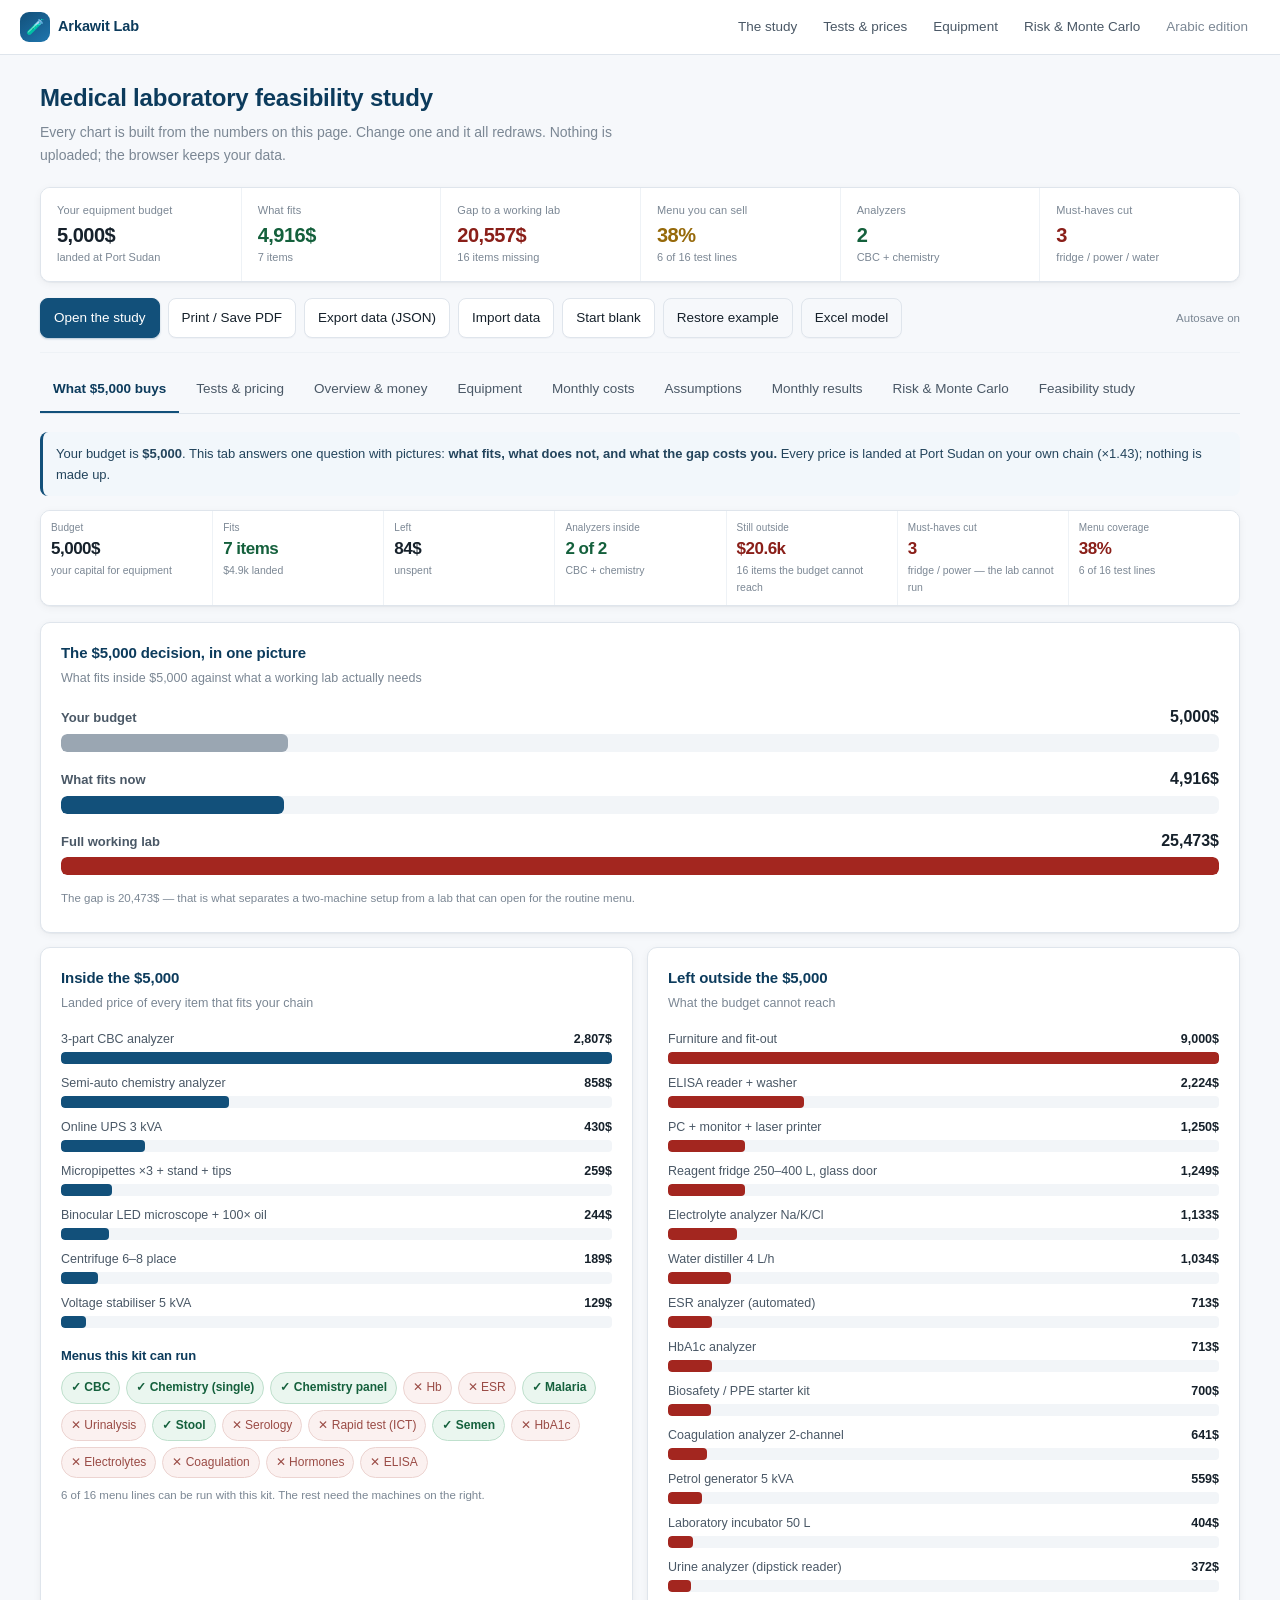
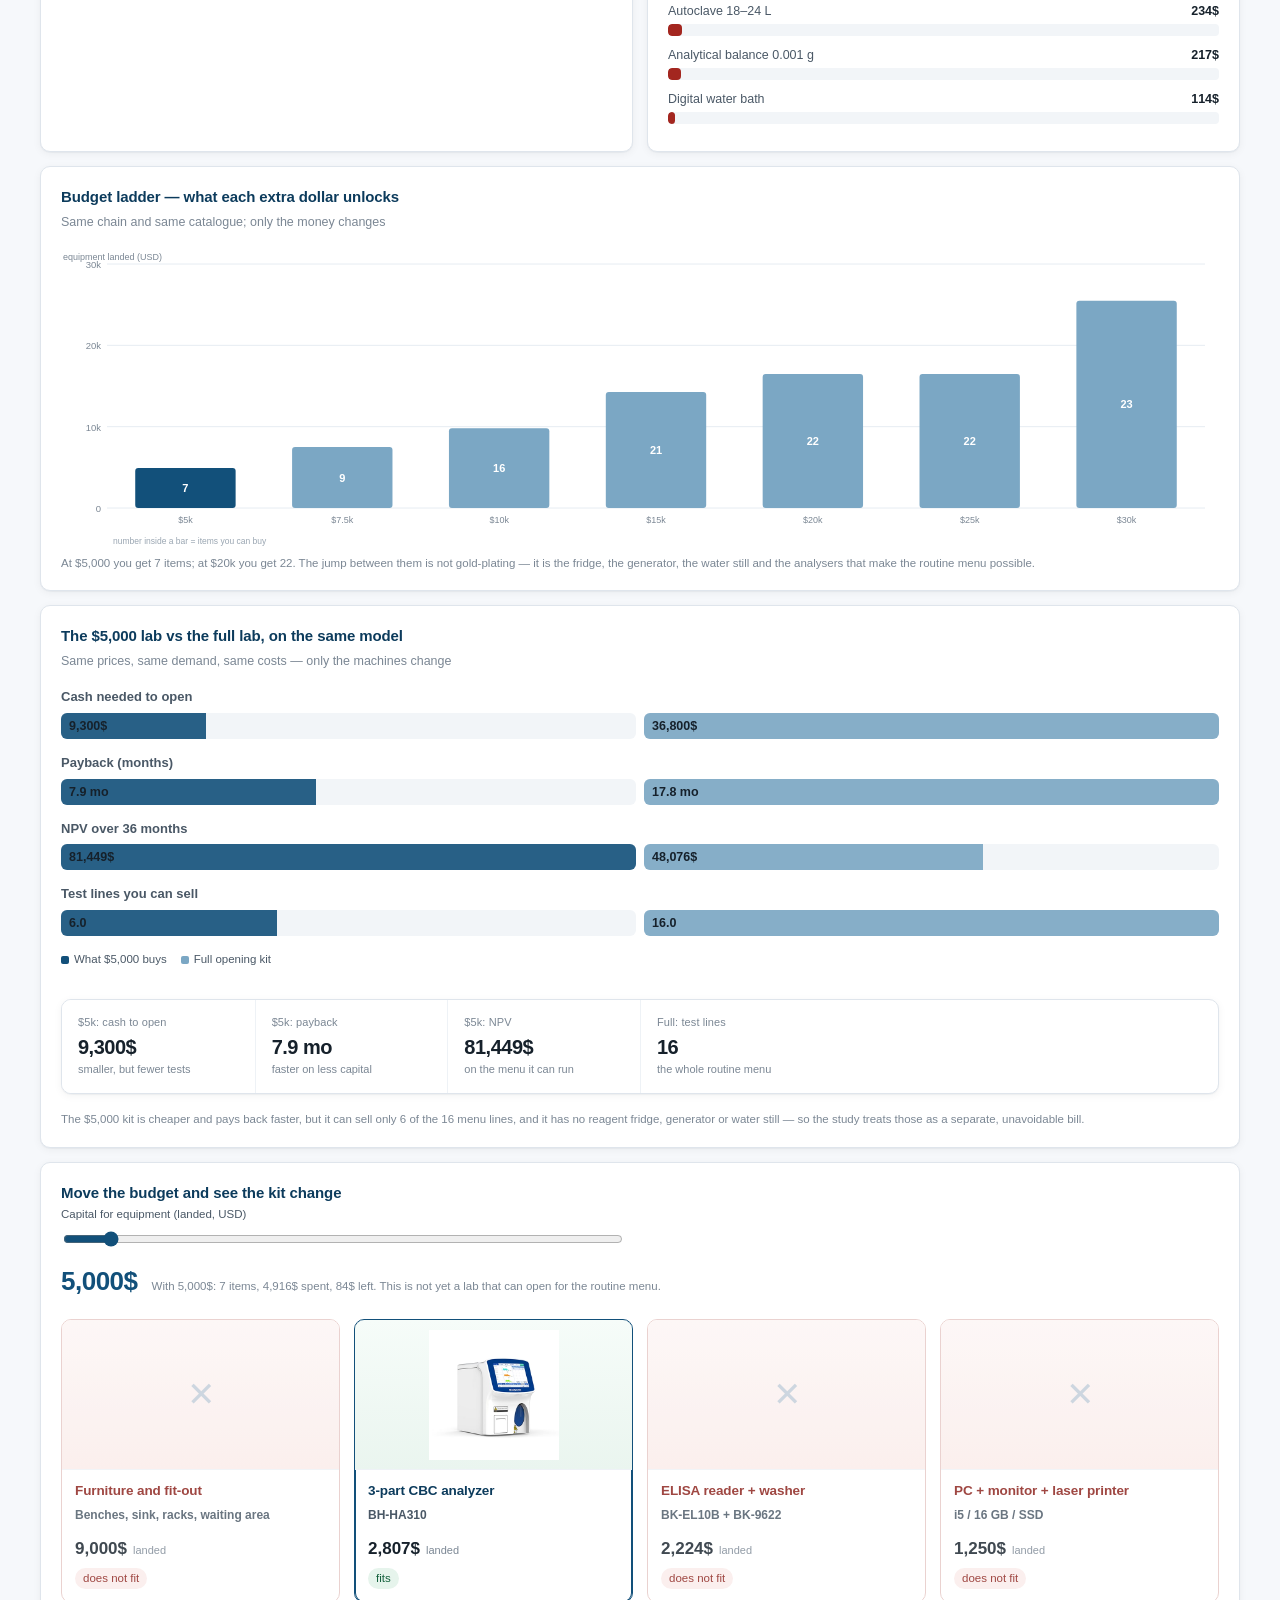
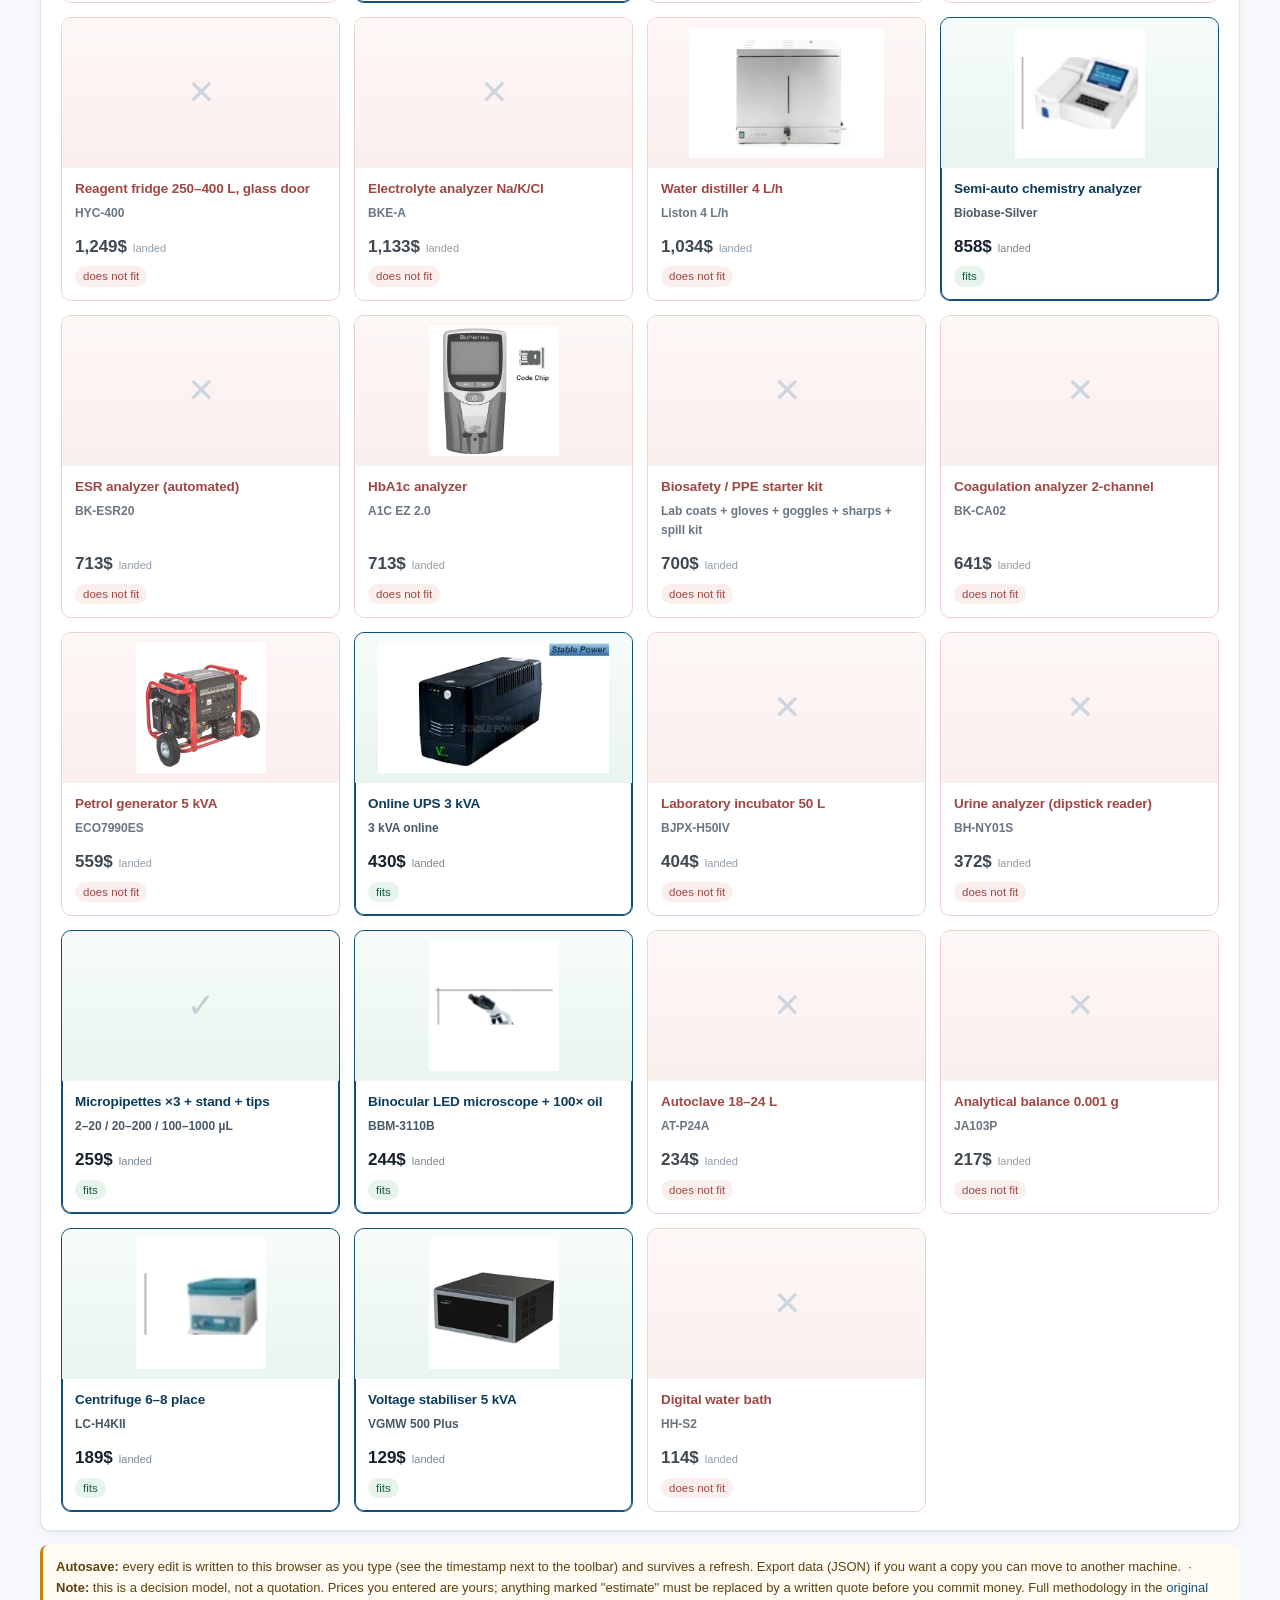
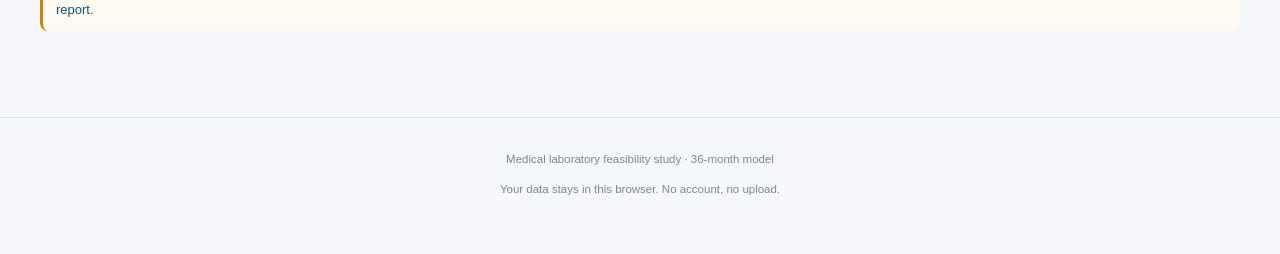
<file: index.html>
<!DOCTYPE html>
<html lang="en" dir="ltr">
<head>
<meta charset="utf-8">
<meta name="viewport" content="width=device-width, initial-scale=1, viewport-fit=cover">
<title>Lab Feasibility Dashboard - Khartoum</title>
<meta name="description" content="Interactive feasibility model for a small medical laboratory: edit test prices, equipment and reagent costs and see cost, break-even and monthly return instantly.">
<meta name="theme-color" content="#12507a">
<link rel="stylesheet" href="assets/app.css">
<link rel="icon" href="data:image/svg+xml,<svg xmlns='http://www.w3.org/2000/svg' viewBox='0 0 100 100'><text y='.9em' font-size='90'>🧪</text></svg>">
</head>
<body>

<header class="topbar">
  <a class="brand" href="index.html"><span class="logo" aria-hidden="true">🧪</span><span class="brandtxt">Arkawit Lab</span></a>
  <nav class="topnav">
    <a href="#plan" id="nav-plan" class="on">The study</a>
    <a href="#tests" data-goto="tests">Tests &amp; prices</a>
    <a href="#capex" data-goto="capex">Equipment</a>
    <a href="#quant" data-goto="quant">Risk &amp; Monte Carlo</a>
    <a href="study.html" class="quiet">Arabic edition</a>
  </nav>
</header>

<main class="wrap">

  <div class="pagehead">
    <h1>Medical laboratory feasibility study</h1>
    <p>Every chart is built from the numbers on this page. Change one and it all redraws.
       Nothing is uploaded; the browser keeps your data.</p>
  </div>

  <div class="note info" id="empty-hint" hidden>
    <strong>No data yet.</strong> Start with
    <a href="#" data-goto="capex">Equipment</a>, then
    <a href="#" data-goto="tests">Tests and prices</a> and
    <a href="#" data-goto="opex">Monthly costs</a>. Every field is open - nothing is mandatory.
  </div>

  <!-- ------------------------------------------------------------- KPIs -->
  <section class="kpis" id="kpis" aria-label="Key metrics"></section>

  <div class="toolbar">
    <button class="btn primary" id="btn-study">Open the study</button>
    <button class="btn" id="btn-print">Print / Save PDF</button>
    <button class="btn" id="btn-json">Export data (JSON)</button>
    <button class="btn" id="btn-load">Import data</button>
    <button class="btn" id="btn-empty">Start blank</button>
    <button class="btn ghost" id="btn-reset">Restore example</button>
    <input type="file" id="file-input" accept="application/json" class="visually-hidden">
    <a class="btn ghost" href="out/نموذج_المعمل_القابل_للتعديل.xlsx" download>Excel model</a>
    <span class="pill" id="save-state" style="margin-inline-start:auto"
          title="Stored in this browser (localStorage). Nothing is uploaded.">Autosave on</span>
  </div>

  <div class="tabs" role="tablist" id="tabs">
    <button role="tab" aria-selected="true" data-tab="budget">What $5,000 buys</button>
    <button role="tab" aria-selected="false" data-tab="tests">Tests &amp; pricing</button>
    <button role="tab" aria-selected="false" data-tab="outlook">Overview &amp; money</button>
    <button role="tab" aria-selected="false" data-tab="capex">Equipment</button>
    <button role="tab" aria-selected="false" data-tab="opex">Monthly costs</button>
    <button role="tab" aria-selected="false" data-tab="assumptions">Assumptions</button>
    <button role="tab" aria-selected="false" data-tab="monthly">Monthly results</button>
    <button role="tab" aria-selected="false" data-tab="quant">Risk &amp; Monte Carlo</button>
    <button role="tab" aria-selected="false" data-tab="plan">Feasibility study</button>
  </div>

  <!-- -------------------------------------------------------- tab: overview -->
  <section data-panel="outlook" hidden>
    <section class="kpis" id="outlook-kpis" aria-label="Money summary"></section>
    <div class="grid c2">
      <div class="card">
        <h2>Cumulative cash flow</h2>
        <p class="sub">When the money comes back — three futures</p>
        <div id="ch-cashflow" class="chart tall"></div>
        <div class="legend">
          <span><i style="background:#12507a"></i>Base</span>
          <span><i style="background:#a3261f"></i>Conservative</span>
          <span><i style="background:#1d7a4d"></i>Optimistic</span>
        </div>
        <p class="chart-note" id="cashflow-note"></p>
      </div>

      <div class="card">
        <h2>Break-even</h2>
        <p class="sub">Orders per day to cover everything fixed</p>
        <div id="ch-breakeven" class="chart tall"></div>
        <p class="chart-note" id="breakeven-note"></p>
      </div>
    </div>

    <div class="grid c2">
      <div class="card">
        <h2>Revenue vs cash cost</h2>
        <p class="sub">Monthly, base case — the gap is profit</p>
        <div id="ch-monthly" class="chart"></div>
        <div class="legend">
          <span><i style="background:#12507a"></i>Net revenue</span>
          <span><i style="background:#c8860d"></i>Cash cost</span>
          <span><i style="background:#a3261f"></i>EBITDA</span>
        </div>
      </div>

      <div class="card">
        <h2>Monthly cost structure (month 12)</h2>
        <p class="sub">Where each dollar of revenue goes</p>
        <div id="ch-costmix"></div>
      </div>
    </div>

    <div class="grid c2">
      <div class="card">
        <h2>Where the capital goes</h2>
        <p class="sub">Investment split by item group</p>
        <div id="ch-capexplit"></div>
      </div>

      <div class="card">
        <h2>Tests ranked by profit per tech-minute</h2>
        <p class="sub">The technologist is the bottleneck</p>
        <div id="ch-perminute"></div>
        <p class="chart-note">Contribution = USD price minus reagents. Minutes include accession and reporting.</p>
      </div>
    </div>

    <div class="card">
      <h2>Sensitivity - which input moves the result most?</h2>
      <p class="sub">One factor at a time around net present value (36 months, 22%)</p>
      <div id="ch-tornado"></div>
      <p class="chart-note">Each bar spans the low and high value of that input, sorted by impact.</p>
    </div>
  </section>

  <!-- ----------------------------------------------------------- tab: tests -->
  <section data-panel="tests" hidden>
    <div class="note info">
      Edit the <strong>price in USD</strong>, the <strong>reagent cost</strong> or the
      <strong>order share</strong> of any test. Results update instantly.
    </div>
    <div class="card">
      <div class="cardhead">
        <h2>Test menu <span class="pill" id="menu-count"></span></h2>
        <button class="btn sm primary" data-add="menu">+ New test</button>
      </div>
      <p class="sub">Everything is in USD. The SDG list price is derived from the exchange rate automatically.</p>
      <div id="menu-cards" class="menu-cards"></div>
      <div class="tw only-wide">
        <table class="tbl" id="menu-table">
          <thead>
            <tr>
              <th class="c-name">Test</th>
              <th class="num c-price">Price ($)</th>
              <th class="num c-sm">Reagents ($)</th>
              <th class="num c-sm">Order share</th>
              <th class="num c-sm">Contribution ($)</th>
              <th class="num c-sm">Margin</th>
              <th class="num c-sm">Tech min</th>
              <th class="num c-sm">Orders/mo</th>
              <th class="c-del"></th>
            </tr>
          </thead>
          <tbody></tbody>
          <tfoot></tfoot>
        </table>
      </div>
      <p class="chart-note" id="menu-note"></p>
    </div>
  </section>

  <!-- ---------------------------------------------------------- tab: budget -->
  <section data-panel="budget" hidden>
    <div class="note info">
      Your budget is <strong>$5,000</strong>. This tab answers one question with pictures:
      <strong>what fits, what does not, and what the gap costs you.</strong>
      Every price is landed at Port Sudan on your own chain (×1.43); nothing is made up.
    </div>

    <section class="kpis" id="budget-kpis" aria-label="Budget summary"></section>

    <div class="card">
      <h2>The $5,000 decision, in one picture</h2>
      <p class="sub">What fits inside $5,000 against what a working lab actually needs</p>
      <div id="ch-budget"></div>
      <p class="chart-note" id="budget-note"></p>
    </div>

    <div class="grid c2">
      <div class="card">
        <h2>Inside the $5,000</h2>
        <p class="sub">Landed price of every item that fits your chain</p>
        <div id="ch-budget-in" class="barlist"></div>
        <h3 style="margin:18px 0 6px;font-size:13px;color:var(--navy-d)">Menus this kit can run</h3>
        <div id="budget-tests" class="testgrid"></div>
        <p class="chart-note" id="budget-tests-note"></p>
      </div>
      <div class="card">
        <h2>Left outside the $5,000</h2>
        <p class="sub">What the budget cannot reach</p>
        <div id="ch-budget-out" class="barlist"></div>
      </div>
    </div>

    <div class="card">
      <h2>Budget ladder — what each extra dollar unlocks</h2>
      <p class="sub">Same chain and same catalogue; only the money changes</p>
      <div id="ch-ladder" class="chart tall"></div>
      <div id="ladder-cards" class="stack-cards"></div>
      <p class="chart-note" id="ladder-note"></p>
    </div>

    <div class="card">
      <h2>The $5,000 lab vs the full lab, on the same model</h2>
      <p class="sub">Same prices, same demand, same costs — only the machines change</p>
      <div id="ch-two" class="chart tall"></div>
      <div id="two-cards" class="kpis" style="margin-top:12px"></div>
      <p class="chart-note" id="two-note"></p>
    </div>

    <div class="card">
      <h2>Move the budget and see the kit change</h2>
      <div class="field" style="max-width:560px">
        <label for="budget-slider">Capital for equipment (landed, USD)</label>
        <input type="range" id="budget-slider" min="3000" max="30000" step="500" value="5000">
      </div>
      <div class="budget-slider-row">
        <span id="budget-value" class="budget-big">$5,000</span>
        <span class="chart-note" id="budget-slider-note"></span>
      </div>
      <div id="budget-tiles" class="dev-grid"></div>
    </div>
  </section>

  <!-- ----------------------------------------------------------- tab: capex -->
  <section data-panel="capex" hidden>
    <div class="note info">
      Every price here is <strong>either the owner's quote or a live vendor price with its source</strong>.
      The landed cost of each line uses the owner's own six-line chain
      (purchase + freight 200 + clearance 100 + ministry 414 + 7% services + 10% customs = <strong>1.43×</strong>).
      Swap a device, and the whole study reprices itself.
    </div>

    <section class="kpis" id="devkpis" aria-label="Equipment summary"></section>

    <div class="card">
      <div class="cardhead">
        <h2>The kit <span class="pill" id="dev-count"></span></h2>
        <span style="display:flex;gap:6px;flex-wrap:wrap">
          <label class="switch"><input type="checkbox" id="dev-openonly"> Open-system only</label>
          <label class="switch"><input type="checkbox" id="dev-sourceonly"> Quoted prices only</label>
        </span>
      </div>
      <p class="sub">Click a device to swap it for an alternative. Closed-system machines lock you
        into one vendor's reagents; open-system ones accept any brand.</p>
      <div id="device-grid" class="dev-grid"></div>
    </div>

    <div class="card">
      <h2>The landed-cost receipt</h2>
      <p class="sub">What the owner's chain adds on top of the purchase price, line by line</p>
      <div class="tw"><table class="tbl" id="chain-table">
        <thead><tr><th>Line</th><th class="num">On the owner's $2,765 quote</th>
          <th class="num">On this kit</th><th>Why it exists</th></tr></thead>
        <tbody></tbody></table></div>
      <p class="chart-note" id="chain-note"></p>
    </div>

    <div class="card">
      <h2>Editable line items - phase 1 (opening)</h2>
      <p class="sub">Every row is a real number you can overwrite. <em>Kind</em> tells you where it came from.</p>
      <div id="capex1-cards" class="stack-cards"></div>
      <div class="tw only-wide">
        <table class="tbl" id="capex1-table">
          <thead>
            <tr><th>Item</th><th class="num">Qty</th><th class="num">EXW ($)</th>
                <th class="num">Landed ($)</th><th>Kind</th><th></th></tr>
          </thead>
          <tbody></tbody>
          <tfoot></tfoot>
        </table>
      </div>
      <div class="toolbar" style="margin:10px 0 0">
        <button class="btn sm primary" data-add="capex1">+ Add item</button>
      </div>
    </div>

    <div class="grid c2">
      <div class="card">
        <h2>Phase 2 - after demand is proven</h2>
        <p class="sub">Bought in the month set in Assumptions</p>
        <div id="capex2-cards" class="stack-cards"></div>
        <div class="tw only-wide">
          <table class="tbl" id="capex2-table">
            <thead><tr><th>Item</th><th class="num">Price ($)</th><th></th></tr></thead>
            <tbody></tbody><tfoot></tfoot>
          </table>
        </div>
        <div class="toolbar" style="margin:10px 0 0">
          <button class="btn sm" data-add="capex2">+ Add item</button>
        </div>
      </div>

      <div class="card">
        <h2>Phase 3 - expansion</h2>
        <p class="sub">Only once real demand shows up</p>
        <div id="capex3-cards" class="stack-cards"></div>
        <div class="tw only-wide">
          <table class="tbl" id="capex3-table">
            <thead><tr><th>Item</th><th class="num">Price ($)</th><th></th></tr></thead>
            <tbody></tbody><tfoot></tfoot>
          </table>
        </div>
        <div class="toolbar" style="margin:10px 0 0">
          <button class="btn sm" data-add="capex3">+ Add item</button>
        </div>
      </div>
    </div>
  </section>

  <!-- ------------------------------------------------------------ tab: opex -->
  <section data-panel="opex" hidden>
    <div class="card">
      <h2>Fixed monthly costs</h2>
      <p class="sub">What you pay even with zero patients - replace each line with a real quote</p>
      <div id="opex-cards" class="stack-cards"></div>
      <div class="tw only-wide">
        <table class="tbl" id="opex-table">
          <thead><tr><th>Item</th><th class="num">Monthly ($)</th><th class="num">Yearly</th><th></th></tr></thead>
          <tbody></tbody><tfoot></tfoot>
        </table>
      </div>
      <div class="toolbar" style="margin:10px 0 0">
        <button class="btn sm" data-add="opex">+ Add item</button>
      </div>
    </div>

    <div class="card">
      <h2>Team wages</h2>
      <p class="sub">Headcount is derived from test minutes - you do not enter it</p>
      <div class="fields">
        <div class="field"><label for="lab-tech">Lab technologist ($/month)</label>
          <input type="number" id="lab-tech" data-bind="lab.tech" min="0" step="10"></div>
        <div class="field"><label for="lab-senior">Senior technologist ($/month)</label>
          <input type="number" id="lab-senior" data-bind="lab.senior_tech" min="0" step="10"></div>
        <div class="field"><label for="lab-phleb">Phlebotomist ($/month)</label>
          <input type="number" id="lab-phleb" data-bind="lab.phleb" min="0" step="10"></div>
      </div>
    </div>
  </section>

  <!-- ----------------------------------------------------- tab: assumptions -->
  <section data-panel="assumptions" hidden>
    <div class="card">
      <h2>Exchange rate and volume</h2>
      <p class="sub">These two move everything - update them first</p>
      <div class="fields">
        <div class="field">
          <label for="fx-sdg">USD price in Sudanese pounds (SDG)</label>
          <input type="number" id="fx-sdg" data-bind="A.fx_sdg" min="1" step="100">
          <span class="hint">1 USD = <b>12,000</b> SDG - update with the market rate on the day you buy</span>
        </div>
        <div class="field">
          <label for="fx-egp">USD price in Egyptian pounds (EGP) - a different currency</label>
          <input type="number" id="fx-egp" data-bind="A.fx_egp" min="1" step="1">
          <span class="hint">Used only to convert Egyptian supplier quotes</span>
        </div>
        <div class="field">
          <label for="price-index">Our price vs competitor list</label>
          <input type="number" id="price-index" data-bind="A.price_index" min="0.3" max="1.5" step="0.01">
          <span class="hint">0.92 = 8% cheaper</span>
        </div>
        <div class="field">
          <label for="tpp">Tests per patient</label>
          <input type="number" id="tpp" data-bind="A.tests_per_patient" min="1" max="4" step="0.05">
        </div>
        <div class="field">
          <label for="ramp12">Patients per day in month 12</label>
          <input type="number" id="ramp12" data-bind="ramp12" min="5" max="400" step="1">
          <span class="hint">The ramp starts at 15% of this number</span>
        </div>
        <div class="field">
          <label for="days">Working days per month</label>
          <input type="number" id="days" data-bind="A.days" min="15" max="31" step="1">
        </div>
      </div>
    </div>

    <div class="card">
      <h2>Pricing and currency risk</h2>
      <div class="fields">
        <div class="field">
          <label for="fx-drift">Annual SDG depreciation</label>
          <input type="number" id="fx-drift" data-bind="A.fx_drift" min="0" max="2" step="0.01">
          <span class="hint">0.18 = 18% per year</span>
        </div>
        <div class="field">
          <label for="pass">FX pass-through to prices</label>
          <input type="number" id="pass" data-bind="A.pass_through" min="0" max="1" step="0.05">
        </div>
        <div class="field">
          <label for="lag">Price-list update lag (months)</label>
          <input type="number" id="lag" data-bind="A.pass_lag_months" min="0" max="12" step="1">
        </div>
        <div class="field">
          <label for="erosion">Annual price erosion</label>
          <input type="number" id="erosion" data-bind="A.price_erosion" min="0" max="0.3" step="0.005">
        </div>
        <div class="field">
          <label for="leak">Revenue leakage (free/overdue)</label>
          <input type="number" id="leak" data-bind="A.revenue_leakage" min="0" max="0.3" step="0.005">
        </div>
        <div class="field">
          <label for="referral">Referral commission</label>
          <input type="number" id="referral" data-bind="A.referral_pct" min="0" max="0.3" step="0.005">
        </div>
      </div>
    </div>

    <div class="card">
      <h2>Operations and capacity</h2>
      <div class="fields">
        <div class="field">
          <label for="shift">Shift length (minutes)</label>
          <input type="number" id="shift" data-bind="A.shift_min" min="240" max="720" step="30">
        </div>
        <div class="field">
          <label for="eff">Technologist productivity</label>
          <input type="number" id="eff" data-bind="A.tech_eff" min="0.4" max="1" step="0.01">
        </div>
        <div class="field">
          <label for="hire">Hire at utilisation</label>
          <input type="number" id="hire" data-bind="A.hire_at_util" min="0.5" max="1" step="0.05">
        </div>
        <div class="field">
          <label for="overhead">Admin minutes per order</label>
          <input type="number" id="overhead" data-bind="A.overhead_min_per_order" min="0" max="10" step="0.1">
        </div>
        <div class="field">
          <label for="collect">Collection consumables per patient ($)</label>
          <input type="number" id="collect" data-bind="A.collection_consumables_usd" min="0" max="10" step="0.05">
        </div>
        <div class="field">
          <label for="importprem">USD access premium</label>
          <input type="number" id="importprem" data-bind="A.import_premium" min="0" max="0.5" step="0.01">
        </div>
      </div>
    </div>

    <div class="card">
      <h2>Funding and phasing</h2>
      <div class="fields">
        <div class="field">
          <label for="discount">Discount rate</label>
          <input type="number" id="discount" data-bind="A.discount" min="0" max="1" step="0.01">
          <span class="hint">0.22 = high country risk</span>
        </div>
        <div class="field">
          <label for="tax">Tax + zakat</label>
          <input type="number" id="tax" data-bind="A.tax" min="0" max="0.6" step="0.01">
        </div>
        <div class="field">
          <label for="p2m">Phase 2 purchase month</label>
          <input type="number" id="p2m" data-bind="A.phase2_month" min="2" max="36" step="1">
        </div>
        <div class="field">
          <label for="p3m">Phase 3 purchase month</label>
          <input type="number" id="p3m" data-bind="A.phase3_month" min="3" max="60" step="1">
        </div>
        <div class="field">
          <label for="stock">Months of reagent stock</label>
          <input type="number" id="stock" data-bind="A.stock_months" min="0" max="6" step="0.25">
        </div>
        <div class="field">
          <label for="recv">Working capital in receivables</label>
          <input type="number" id="recv" data-bind="A.wc_months_recv" min="0" max="2" step="0.05">
        </div>
      </div>
    </div>

    <div class="card">
      <h2>Uncertainty - what the Monte Carlo should draw</h2>
      <p class="sub">Set how wide each driver should vary. A value of 0 removes that driver from the simulation.</p>
      <div class="fields">
        <div class="field">
          <label for="d-vol">Demand volatility (sigma, lognormal)</label>
          <input type="number" id="d-vol" data-dist="vol_sigma" min="0" max="0.8" step="0.01">
          <span class="hint">0.22 = the 80% band is roughly 0.75x - 1.33x of your volume</span>
        </div>
        <div class="field">
          <label for="d-fx">SDG depreciation: average per year</label>
          <input type="number" id="d-fx" data-dist="fx_drift_mean" min="-0.3" max="1.5" step="0.01">
        </div>
        <div class="field">
          <label for="d-fx-sigma">SDG depreciation: volatility</label>
          <input type="number" id="d-fx-sigma" data-dist="fx_drift_sigma" min="0" max="0.6" step="0.01">
        </div>
        <div class="field">
          <label for="d-price">Price realization volatility</label>
          <input type="number" id="d-price" data-dist="price_sigma" min="0" max="0.4" step="0.005">
          <span class="hint">Discounting and leakage beyond the fixed assumptions</span>
        </div>
        <div class="field">
          <label for="d-vc">Reagent cost volatility</label>
          <input type="number" id="d-vc" data-dist="vc_sigma" min="0" max="0.6" step="0.005">
        </div>
        <div class="field">
          <label for="d-opex">Fixed cost volatility</label>
          <input type="number" id="d-opex" data-dist="opex_sigma" min="0" max="0.4" step="0.005">
        </div>
        <div class="field">
          <label for="d-tpp">Tests-per-patient volatility</label>
          <input type="number" id="d-tpp" data-dist="tpp_sigma" min="0" max="0.5" step="0.005">
        </div>
        <div class="field">
          <label for="d-pass">FX pass-through volatility</label>
          <input type="number" id="d-pass" data-dist="pass_sigma" min="0" max="0.4" step="0.005">
        </div>
        <div class="field">
          <label for="d-draws">Simulations to run</label>
          <select id="d-draws" data-dist="draws">
            <option value="500">500 (fast)</option>
            <option value="2000">2,000 (recommended)</option>
            <option value="5000">5,000 (slow, smoother)</option>
            <option value="10000">10,000 (slowest)</option>
          </select>
        </div>
        <div class="field">
          <label for="d-seed">Random seed</label>
          <input type="number" id="d-seed" data-dist="seed" min="1" step="1">
          <span class="hint">Same seed = same draw sequence, so a rerun reproduces a result</span>
        </div>
      </div>
    </div>

    <div class="card">
      <h2>Additional cost percentages</h2>
      <div class="fields">
        <div class="field">
          <label for="reagent-fx">Cost of hard-currency access</label>
          <input type="number" id="reagent-fx" data-bind="A.reagent_fx_beta" min="0" max="1" step="0.05">
          <span class="hint">0 = reagent basket stays a pure USD cost. Raise it only if your distributor charges above spot when the pound falls.</span>
        </div>
        <div class="field">
          <label for="freight">Freight and clearance (% of equipment)</label>
          <input type="number" id="freight" data-bind="freight" min="0" max="0.6" step="0.01">
        </div>
        <div class="field">
          <label for="install">Install and training (% of equipment)</label>
          <input type="number" id="install" data-bind="install" min="0" max="0.3" step="0.01">
        </div>
        <div class="field">
          <label for="cont">Contingency</label>
          <input type="number" id="cont" data-bind="contingency" min="0" max="0.5" step="0.01">
        </div>
        <div class="field">
          <label for="openstock">Opening reagent and consumable stock ($)</label>
          <input type="number" id="openstock" data-bind="stock_opening" min="0" step="50">
        </div>
        <div class="field">
          <label for="svc">Service contract (% of equipment, per year)</label>
          <input type="number" id="svc" data-bind="A.service_contract_pct" min="0" max="0.15" step="0.0025">
        </div>
        <div class="field">
          <label for="vcmult">Reagent cost multiplier</label>
          <input type="number" id="vcmult" data-bind="A.vc_mult" min="0.3" max="3" step="0.05">
          <span class="hint">1.3 = reagents 30% dearer</span>
        </div>
      </div>
    </div>
  </section>

  <!-- --------------------------------------------------------- tab: monthly -->
  <section data-panel="monthly" hidden>
    <div class="card">
      <h2>Monthly results - base case</h2>
      <p class="sub">All figures in USD - printable</p>
      <div id="monthly-cards" class="stack-cards"></div>
      <div class="tw only-wide">
        <table class="tbl" id="monthly-table">
          <thead>
            <tr>
              <th>Month</th><th class="num">Patients/day</th><th class="num">Orders/day</th>
              <th class="num">Techs</th><th class="num">Net revenue</th><th class="num">Reagents</th>
              <th class="num">Wages</th><th class="num">Fixed</th><th class="num">EBITDA</th>
              <th class="num">Margin</th><th class="num">Free cash</th><th class="num">Cumulative</th>
            </tr>
          </thead>
          <tbody></tbody>
        </table>
      </div>
    </div>

    <div class="card">
      <h2>Scenario comparison</h2>
      <p class="sub">Same inputs, three volume levels</p>
      <div class="tw">
        <table class="tbl" id="scenario-table">
          <thead>
            <tr><th>Scenario</th><th class="num">Volume</th><th class="num">Y1 revenue</th>
                <th class="num">Y1 EBITDA</th><th class="num">Y2 EBITDA</th>
                <th class="num">Payback</th><th class="num">Cash need</th><th class="num">NPV</th></tr>
          </thead>
          <tbody></tbody>
        </table>
      </div>
    </div>
  </section>

  <!-- ----------------------------------------------------------- tab: quant -->
  <section data-panel="quant" hidden>
    <div class="note info">
      A single-point model (one volume, one price, one exchange rate) hides the real question:
      <strong>what is the chance the outcome is worse than I think?</strong> This tab runs the whole
      model thousands of times with your assumptions varied, and reports the distribution.
      Change the widths in <a href="#" data-goto="assumptions">Assumptions</a>.
    </div>

    <section class="kpis" id="qkpis" aria-label="Monte Carlo results"></section>

    <div class="card">
      <div class="cardhead">
        <h2>Simulation control</h2>
        <button class="btn primary" id="btn-mc">Run simulation</button>
      </div>
      <p class="sub" id="mc-status">Runs automatically when you open this tab.</p>
      <div class="tw only-wide">
        <table class="tbl" id="mc-table">
          <thead><tr><th>Measure</th><th class="num">10th percentile</th><th class="num">Median</th>
            <th class="num">90th percentile</th><th class="num">What it means</th></tr></thead>
          <tbody></tbody>
        </table>
      </div>
      <div id="mc-cards" class="stack-cards"></div>
    </div>

    <div class="grid c2">
      <div class="card">
        <h2>Distribution of net present value</h2>
        <p class="sub">Every simulation, 36 months, 22% discount rate</p>
        <div id="ch-mc" class="chart tall"></div>
        <p class="chart-note" id="mc-note"></p>
      </div>
      <div class="card">
        <h2>What actually drives the result</h2>
        <p class="sub">Rank correlation between each uncertain driver and NPV</p>
        <div id="ch-mcrho"></div>
        <p class="chart-note">The one-at-a-time tornado holds everything else fixed. This shows what matters when everything moves at once.</p>
      </div>
    </div>

    <div class="card">
      <h2>Exchange-rate exposure</h2>
      <p class="sub">How the result moves as the pound slides, with disciplined repricing versus a slow list</p>
      <div id="ch-fx" class="chart tall"></div>
      <div class="legend">
        <span><i style="background:#12507a"></i>Disciplined repricing (most of the move, short lag)</span>
        <span><i style="background:#a3261f"></i>Slow list (55% passed through, 3-month lag)</span>
      </div>
      <p class="chart-note" id="fx-note"></p>
    </div>

    <div class="grid c2">
      <div class="card">
        <h2>Price required at each volume</h2>
        <p class="sub">Average price per order that covers fixed costs, wages and service</p>
        <div class="tw only-wide">
          <table class="tbl" id="price-grid">
            <thead><tr><th class="num">Orders/day</th><th class="num">Price needed</th>
              <th class="num">Your average</th><th class="num">Headroom</th></tr></thead>
            <tbody></tbody>
          </table>
        </div>
        <div id="price-grid-cards" class="stack-cards"></div>
      </div>

      <div class="card">
        <h2>Repricing policy</h2>
        <p class="sub">Cost of letting the price list go stale</p>
        <div class="tw only-wide">
          <table class="tbl" id="repricing-table">
            <thead><tr><th class="num">List age (months)</th><th class="num">NPV 22%</th>
              <th class="num">Month-12 EBITDA</th><th class="num">Payback</th></tr></thead>
            <tbody></tbody>
          </table>
        </div>
        <div id="repricing-cards" class="stack-cards"></div>
        <p class="chart-note" id="repricing-note"></p>
      </div>
    </div>

    <div class="card">
      <h2>Scenarios - full comparison</h2>
      <p class="sub">Same inputs, three coherent futures</p>
      <div class="tw only-wide">
        <table class="tbl" id="quant-scenario-table">
          <thead><tr><th>Scenario</th><th class="num">Y1 revenue</th><th class="num">Y1 EBITDA</th>
            <th class="num">Y2 EBITDA</th><th class="num">Payback</th><th class="num">Cash needed</th>
            <th class="num">NPV 22%</th><th class="num">Break-even</th></tr></thead>
          <tbody></tbody>
        </table>
      </div>
    </div>
  </section>

  <section data-panel="plan" hidden>
    <div class="note info">
      This <strong>is</strong> the study — generated here from the numbers on the other tabs, with
      nothing to download to read it. Change a price or an assumption and it rewrites itself.
      The Arabic edition and the Excel model are optional exports, further down the page.
    </div>

    <div class="card reportcard">
      <div class="cardhead">
        <h2>The study <span class="pill" id="study-count"></span></h2>
        <span style="display:flex;gap:6px;flex-wrap:wrap">
          <button class="btn sm" id="btn-study-html">Download as one file</button>
          <button class="btn sm primary" id="btn-print-report">Print / Save PDF</button>
        </span>
      </div>
      <p class="sub">12 sections, every table and chart rebuilt from the numbers you entered.</p>
      <div id="report-host" class="report"></div>
    </div>

    <details class="study-inputs">
      <summary>Study details and your own analysis — optional, click to edit</summary>
      <div class="card">
        <h2>Study details</h2>
        <p class="sub">Free text, all optional. What you type appears in the study above.</p>
        <div class="fields">
          <div class="field"><label for="plan-name">Project / study name</label>
            <input type="text" id="plan-name" placeholder="e.g. Arkawit Medical Lab"></div>
          <div class="field"><label for="plan-location">Location</label>
            <input type="text" id="plan-location" placeholder="City / district"></div>
          <div class="field"><label for="plan-owner">Owner</label>
            <input type="text" id="plan-owner" placeholder="Name"></div>
          <div class="field"><label for="plan-date">Date</label>
            <input type="text" id="plan-date" placeholder="2026"></div>
          <div class="field"><label for="plan-area">Floor area (m2)</label>
            <input type="text" id="plan-area" placeholder="60"></div>
          <div class="field"><label for="plan-notes">Executive summary</label>
            <input type="text" id="plan-notes" placeholder="Two lines that sum up the idea"></div>
        </div>
      </div>

      <div class="card">
        <h2>Analysis in your words</h2>
        <div class="fields" style="grid-template-columns:1fr">
          <div class="field"><label for="plan-strengths">Strengths</label>
            <textarea id="plan-strengths" rows="3" placeholder="What makes it work"></textarea></div>
          <div class="field"><label for="plan-weaknesses">Weaknesses and risks</label>
            <textarea id="plan-weaknesses" rows="3" placeholder="What could stop it"></textarea></div>
          <div class="field"><label for="plan-recommendations">Recommendations</label>
            <textarea id="plan-recommendations" rows="3" placeholder="What to do next"></textarea></div>
        </div>
      </div>
    </details>

  </section>

  <div class="note" style="margin-top:6px">
    <strong>Autosave:</strong> every edit is written to this browser as you type (see the
    timestamp next to the toolbar) and survives a refresh. Export data (JSON) if you want a
    copy you can move to another machine. &nbsp;·&nbsp;
    <strong>Note:</strong> this is a decision model, not a quotation. Prices you entered are yours;
    anything marked "estimate" must be replaced by a written quote before you commit money.
    Full methodology in the <a href="study.html">original report</a>.
  </div>
</main>

<footer class="foot">
  <p>Medical laboratory feasibility study · 36-month model</p>
  <p class="small">Your data stays in this browser. No account, no upload.</p>
</footer>

<script src="assets/devices.js"></script>
<script src="assets/engine.js"></script>
<script src="assets/app.js"></script>
</body>
</html>
</file>
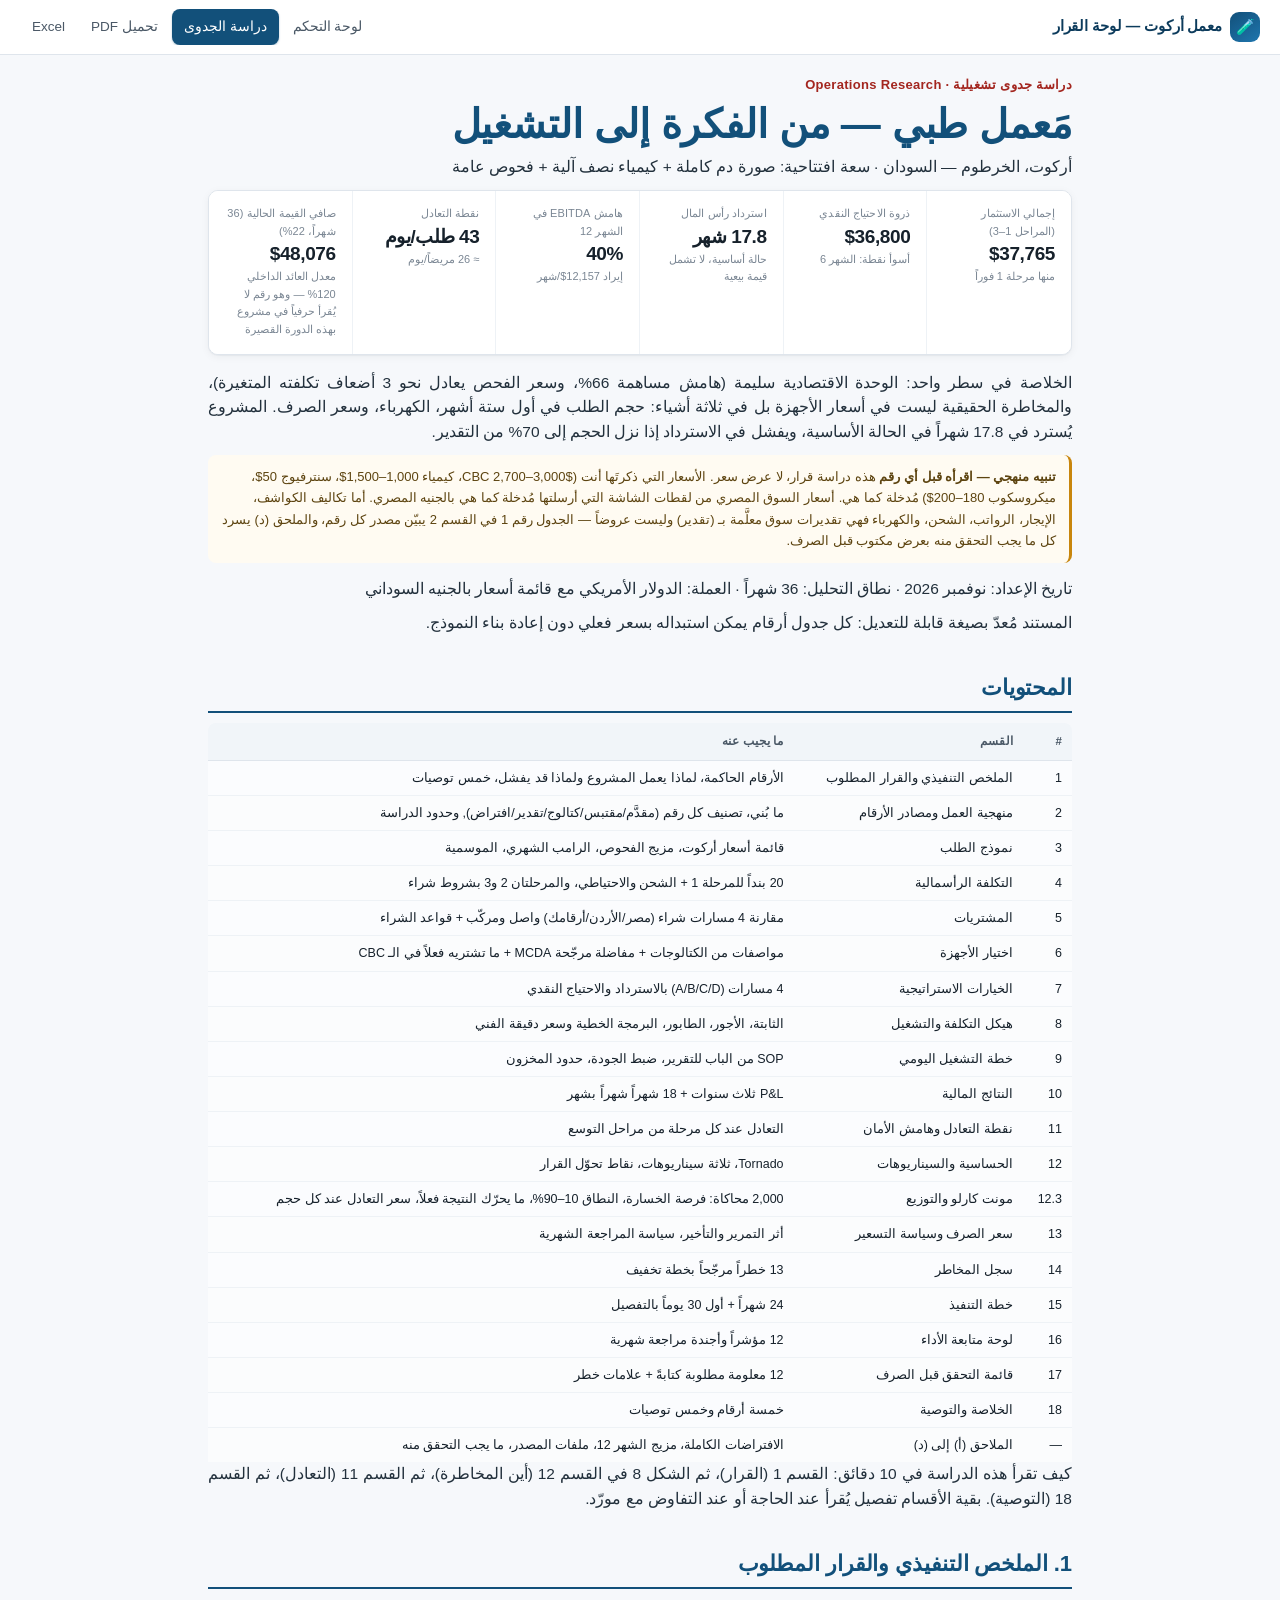
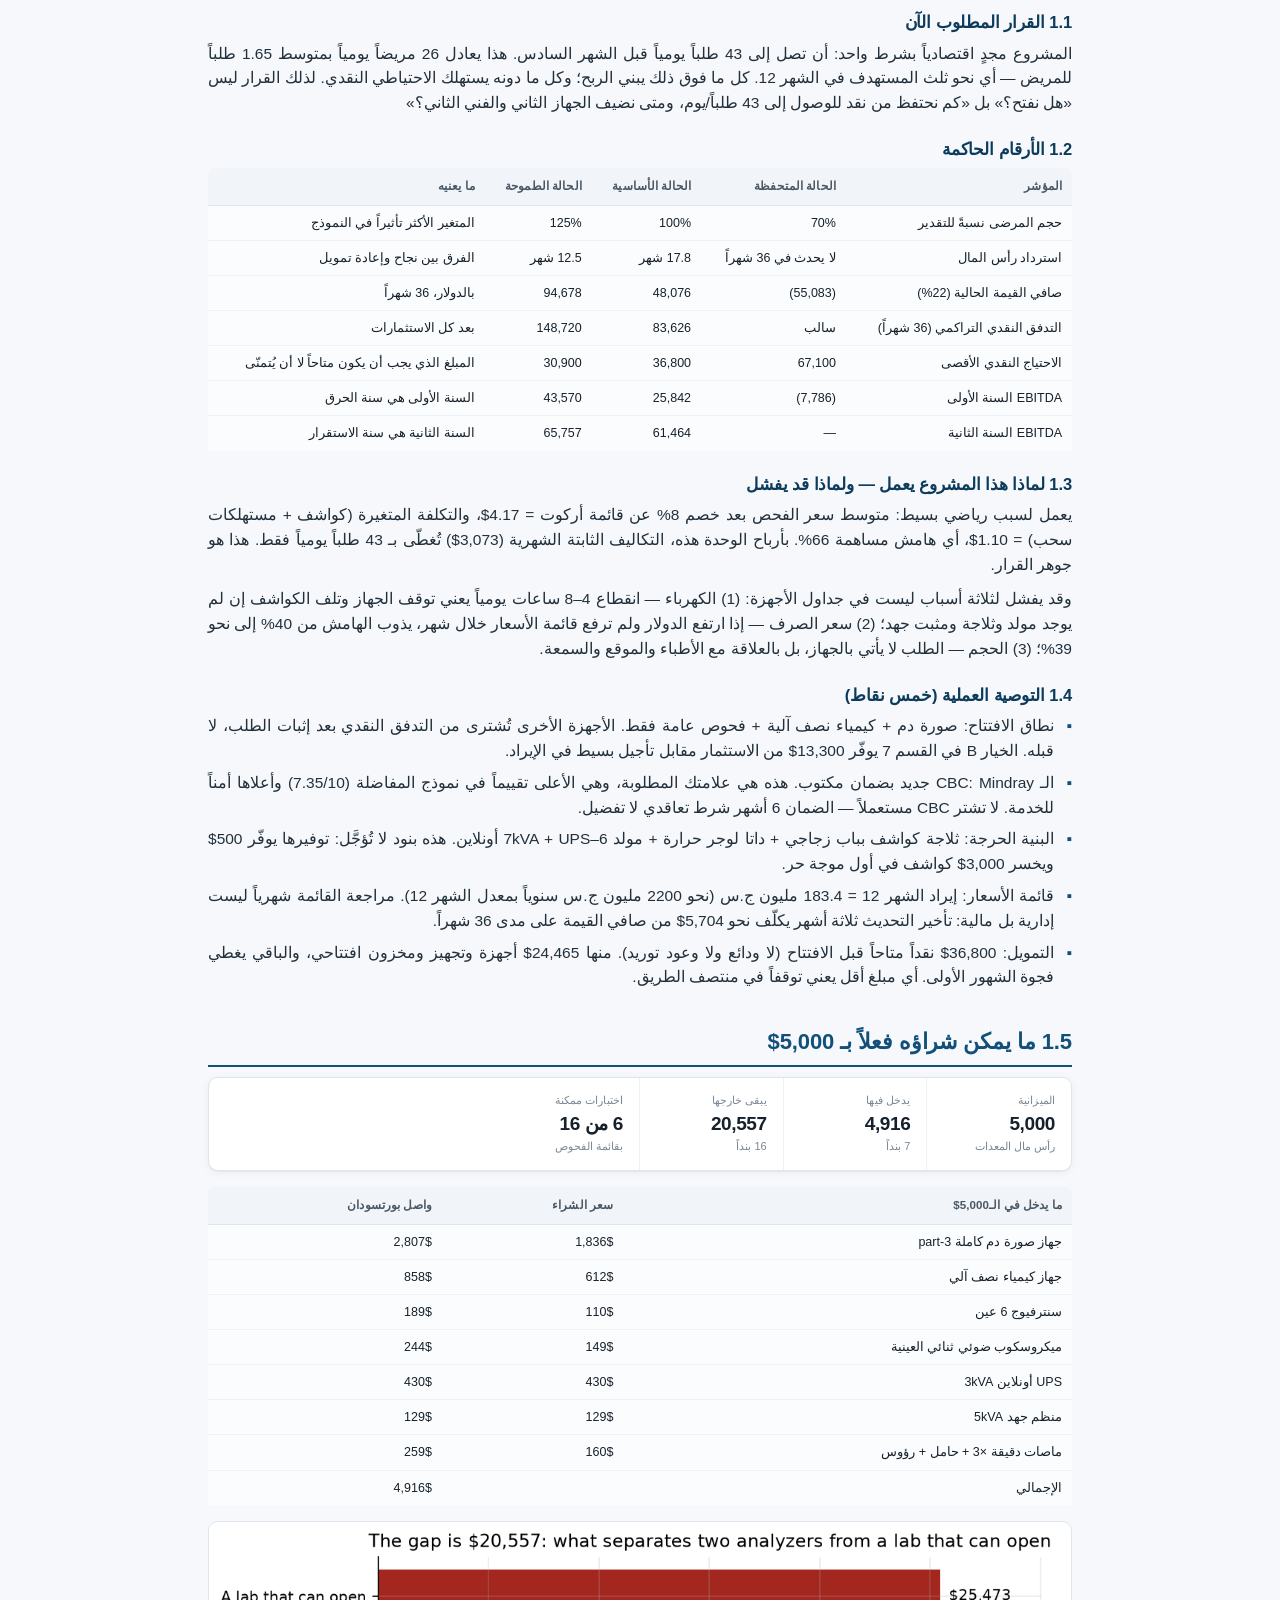
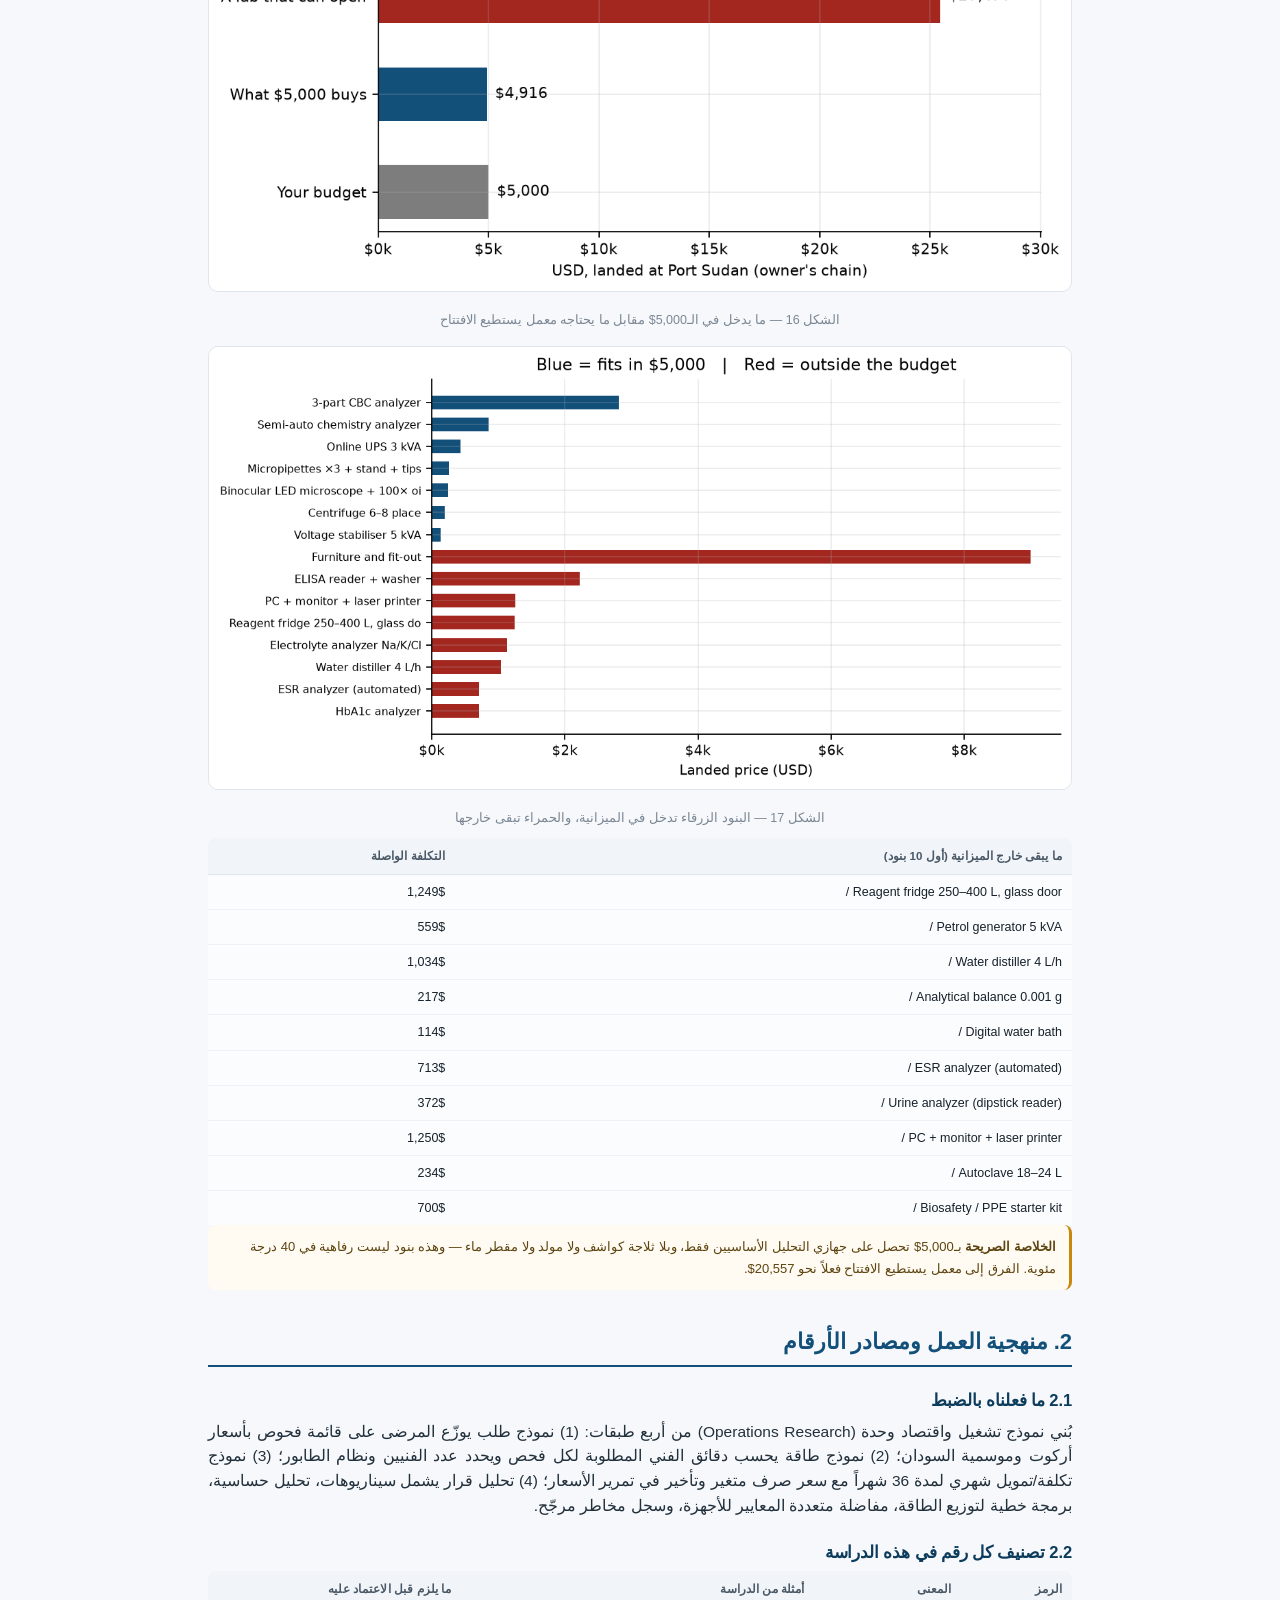
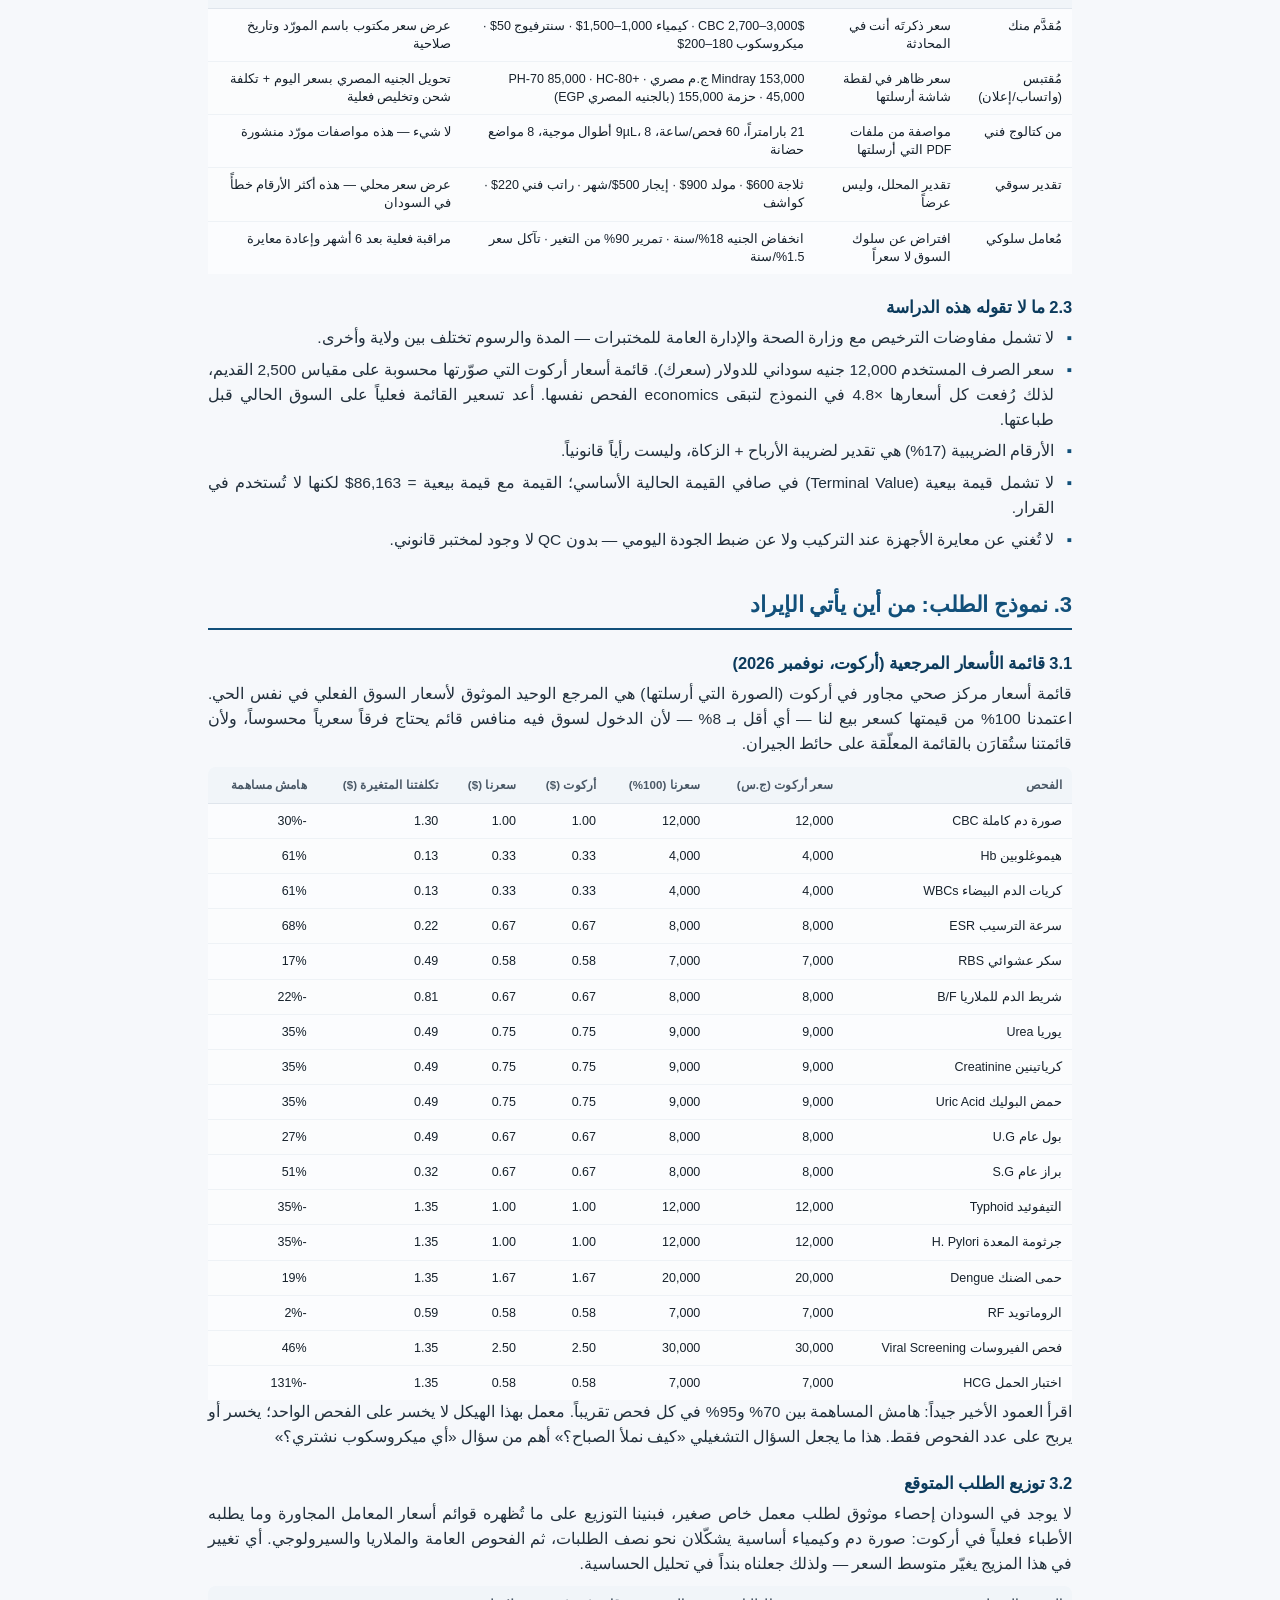
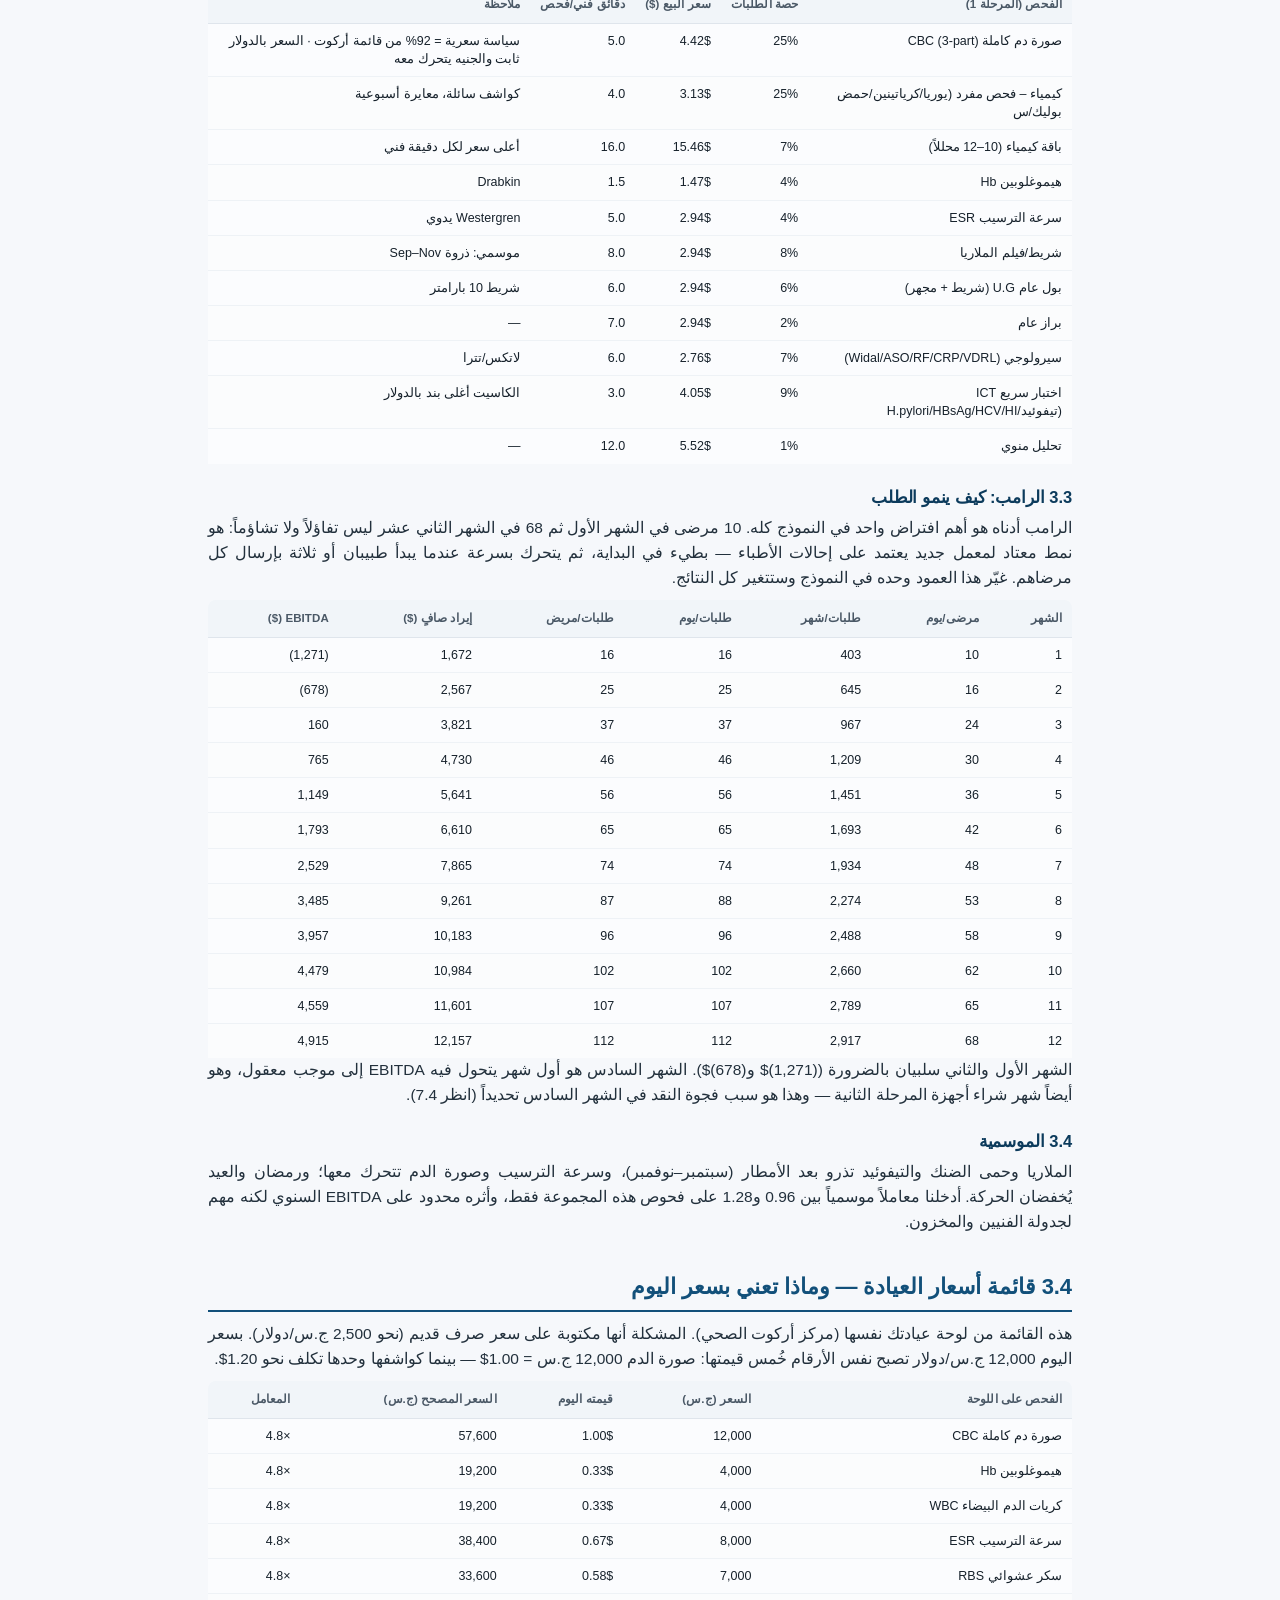
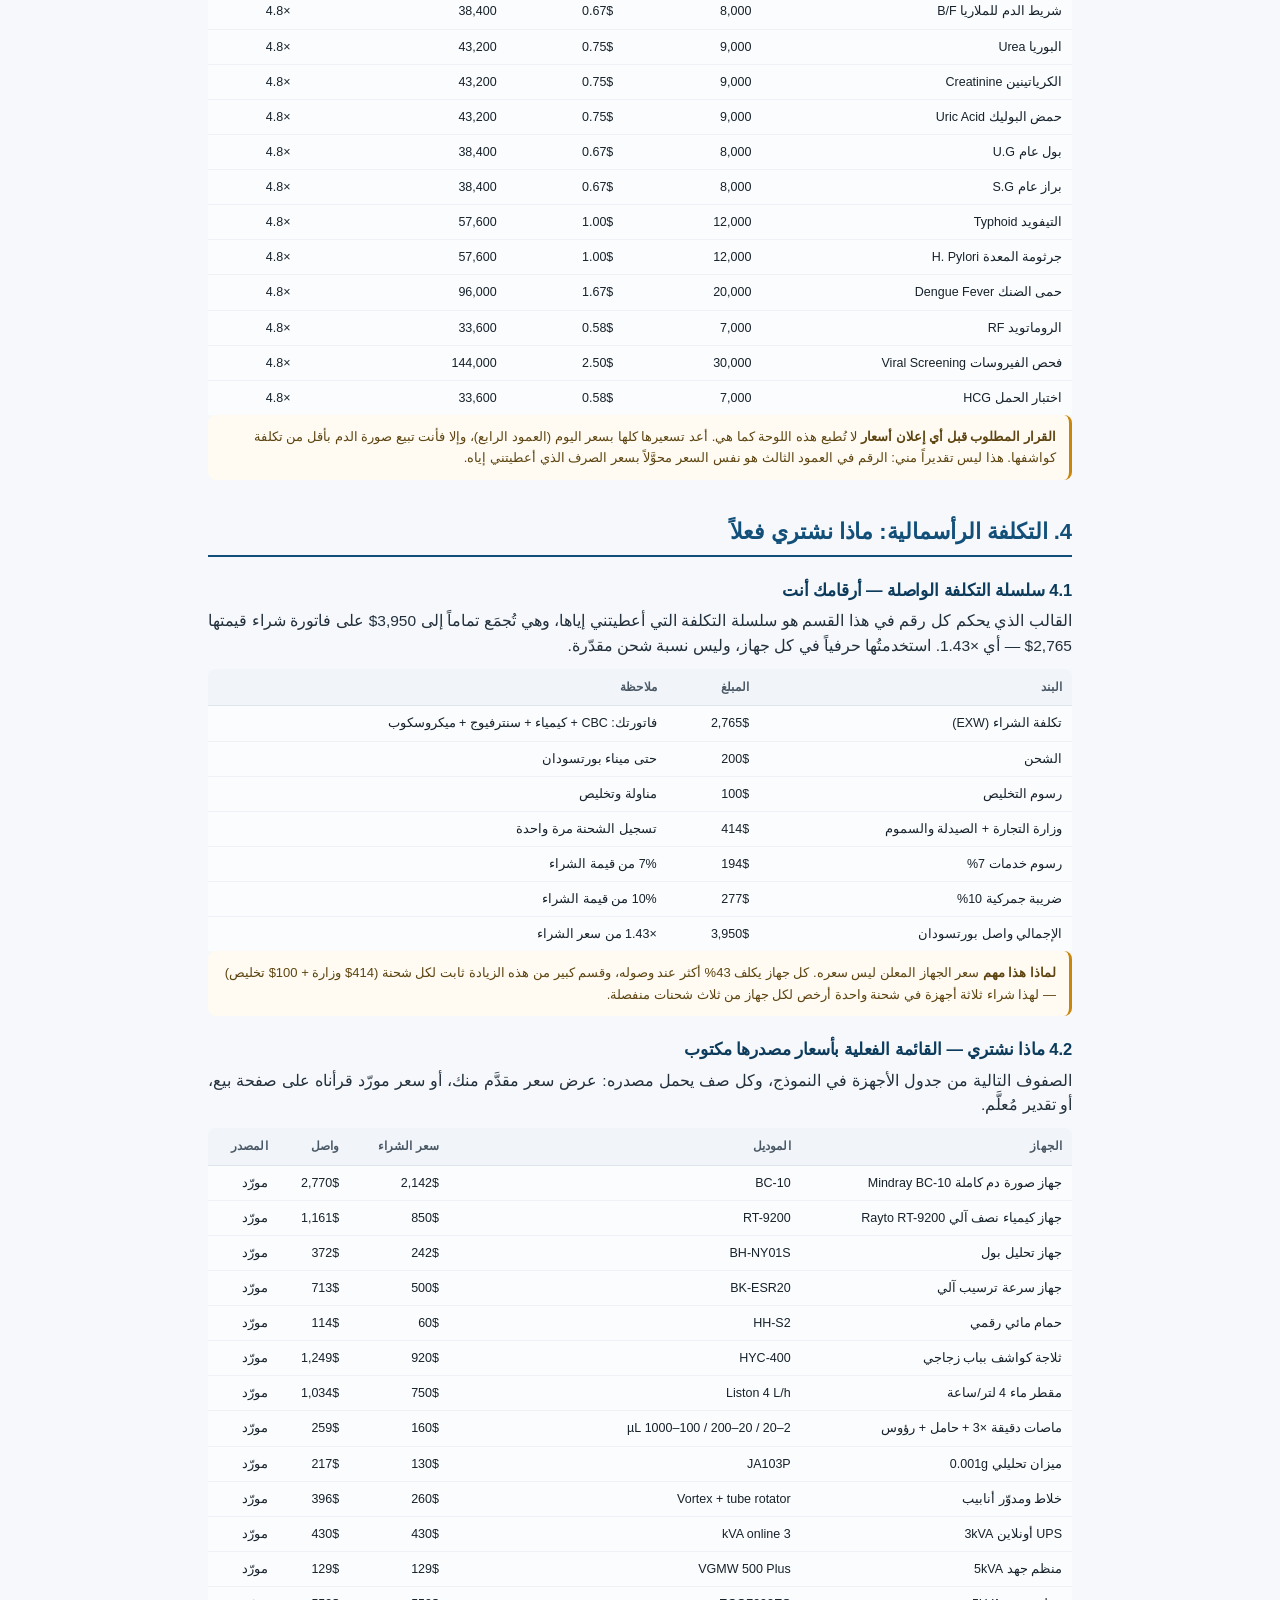
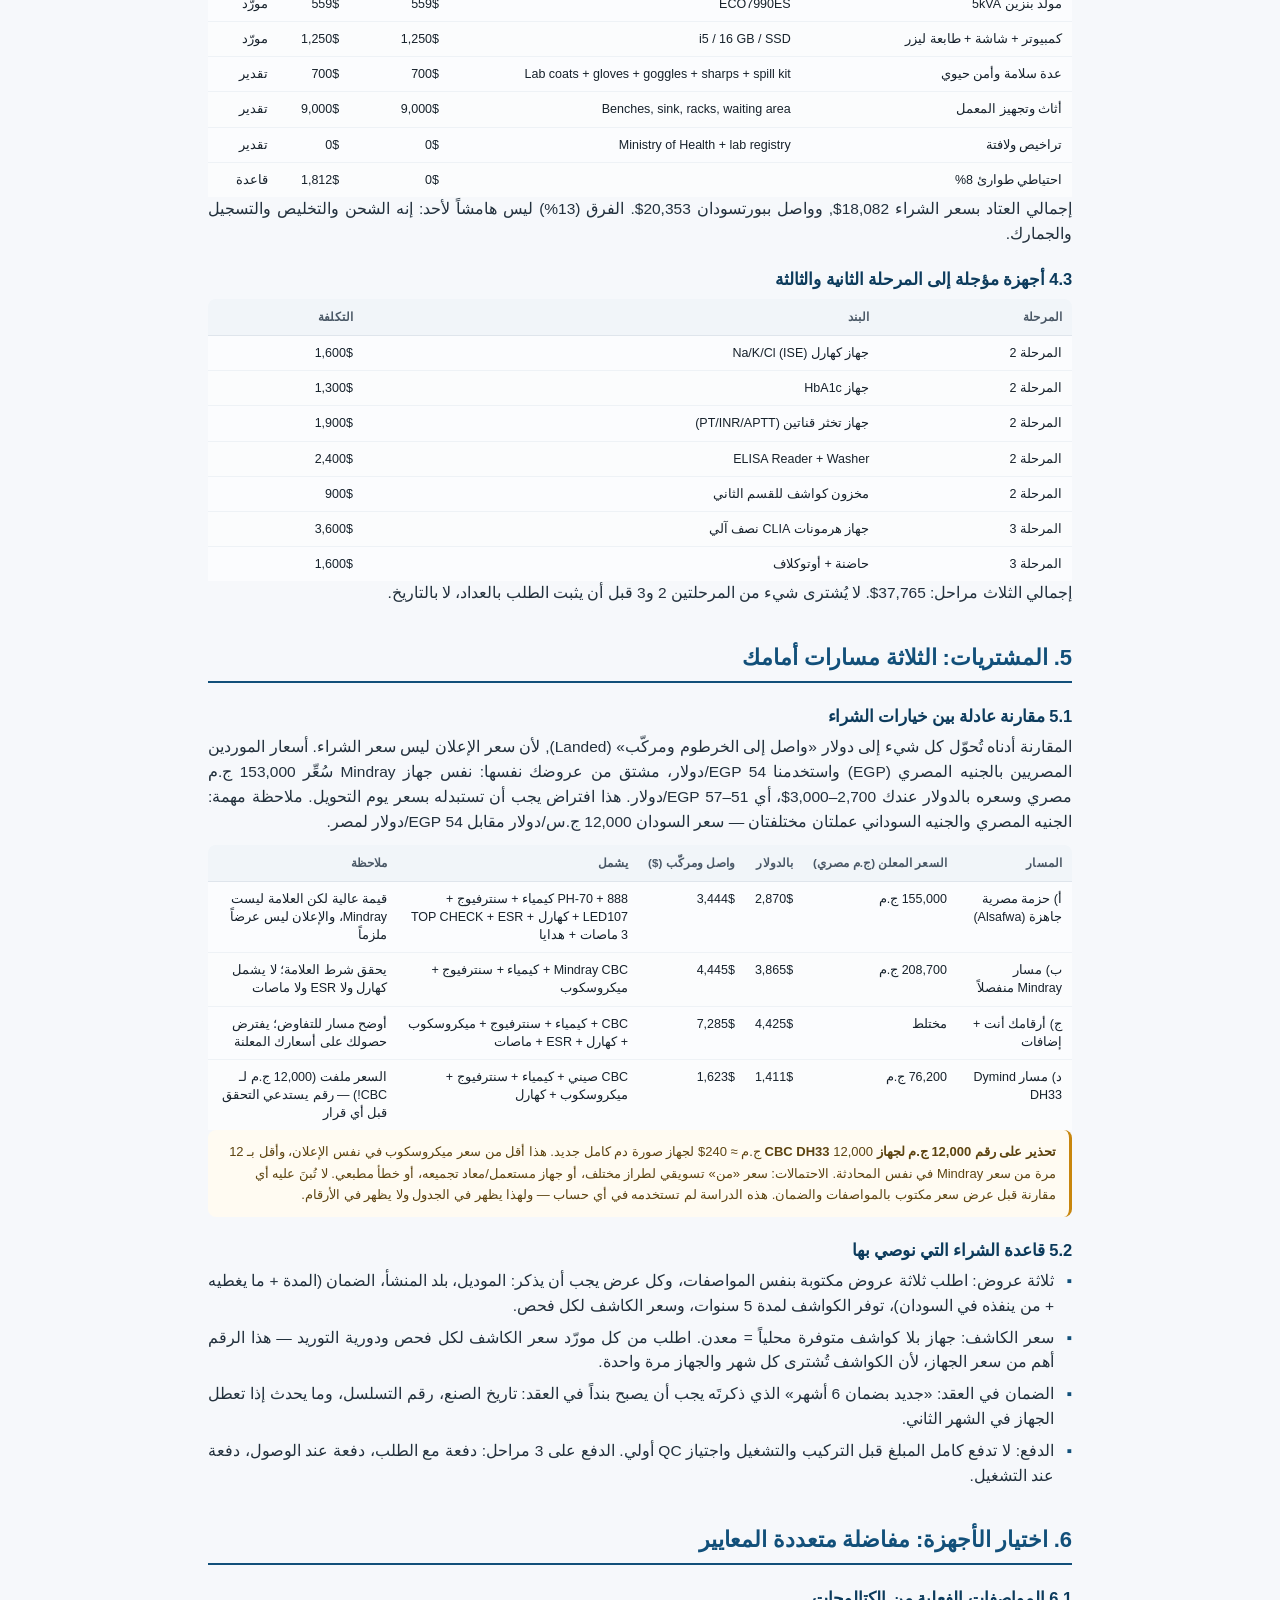
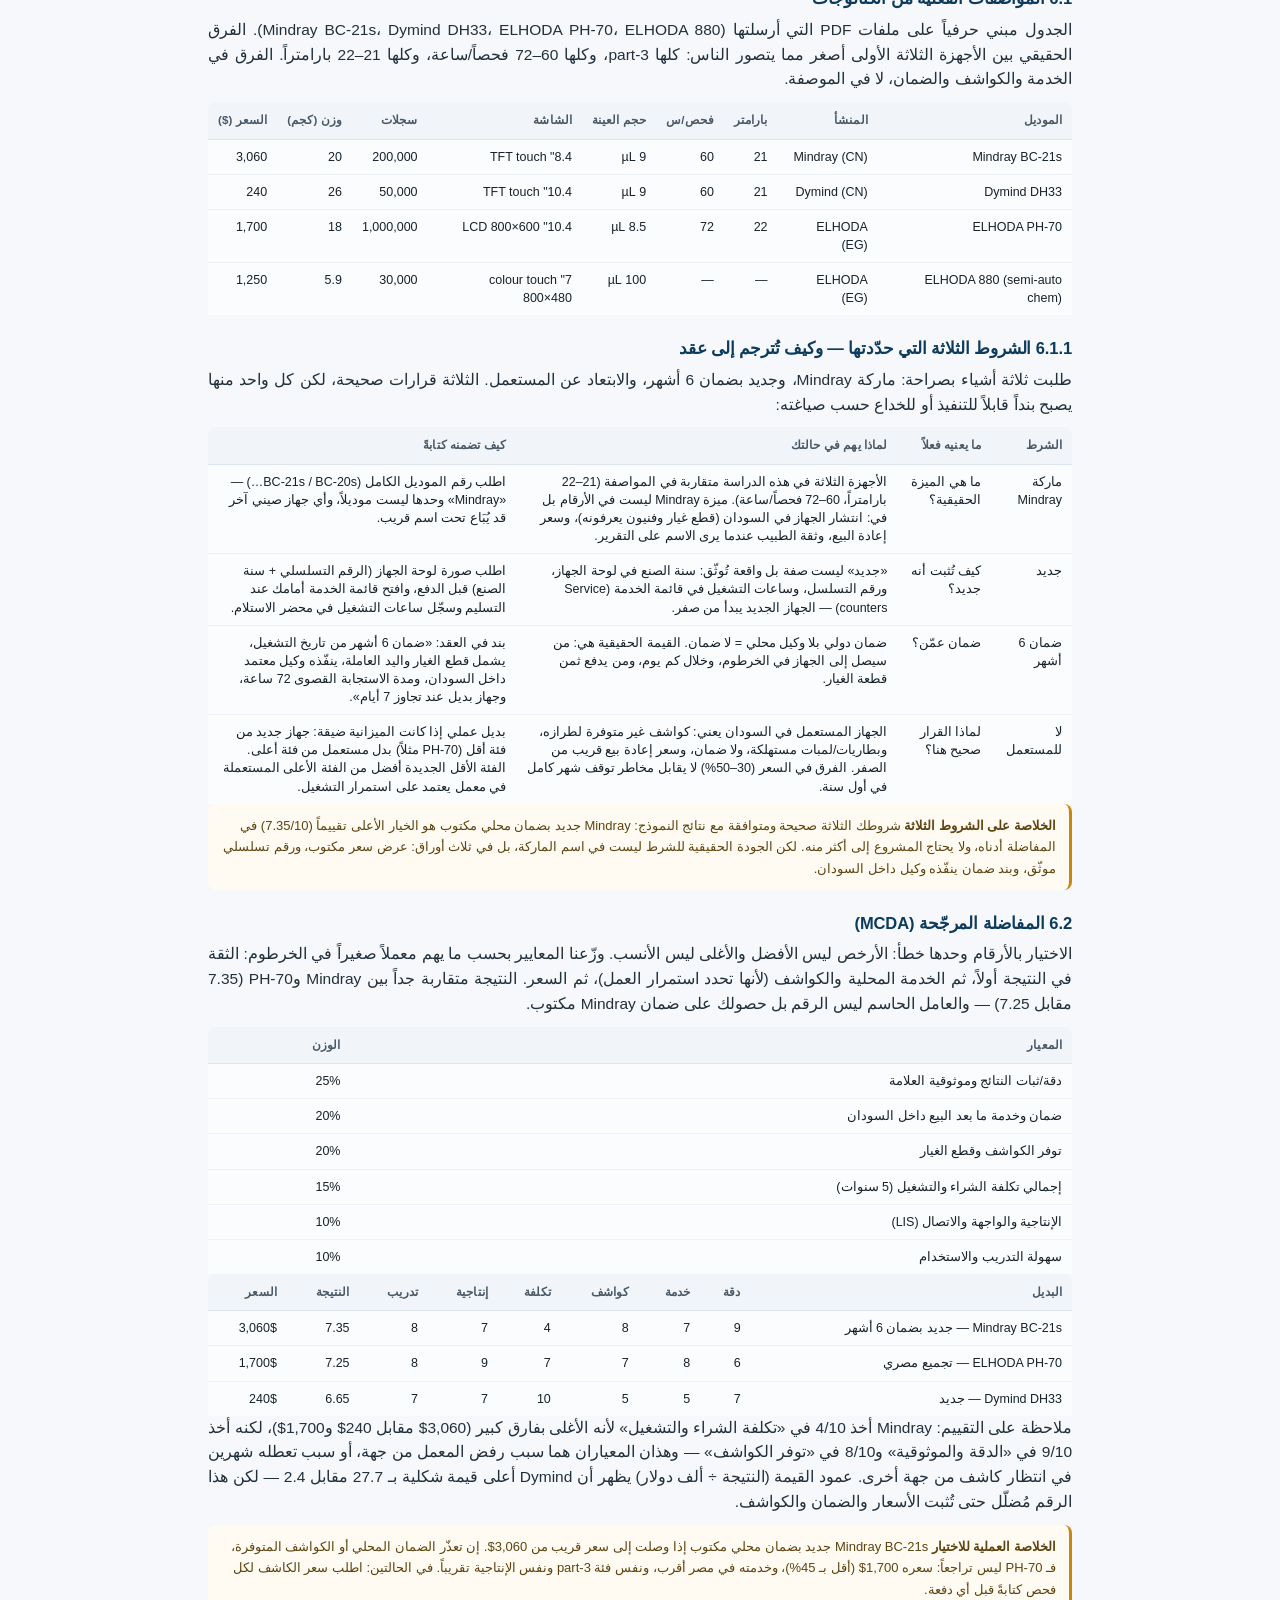
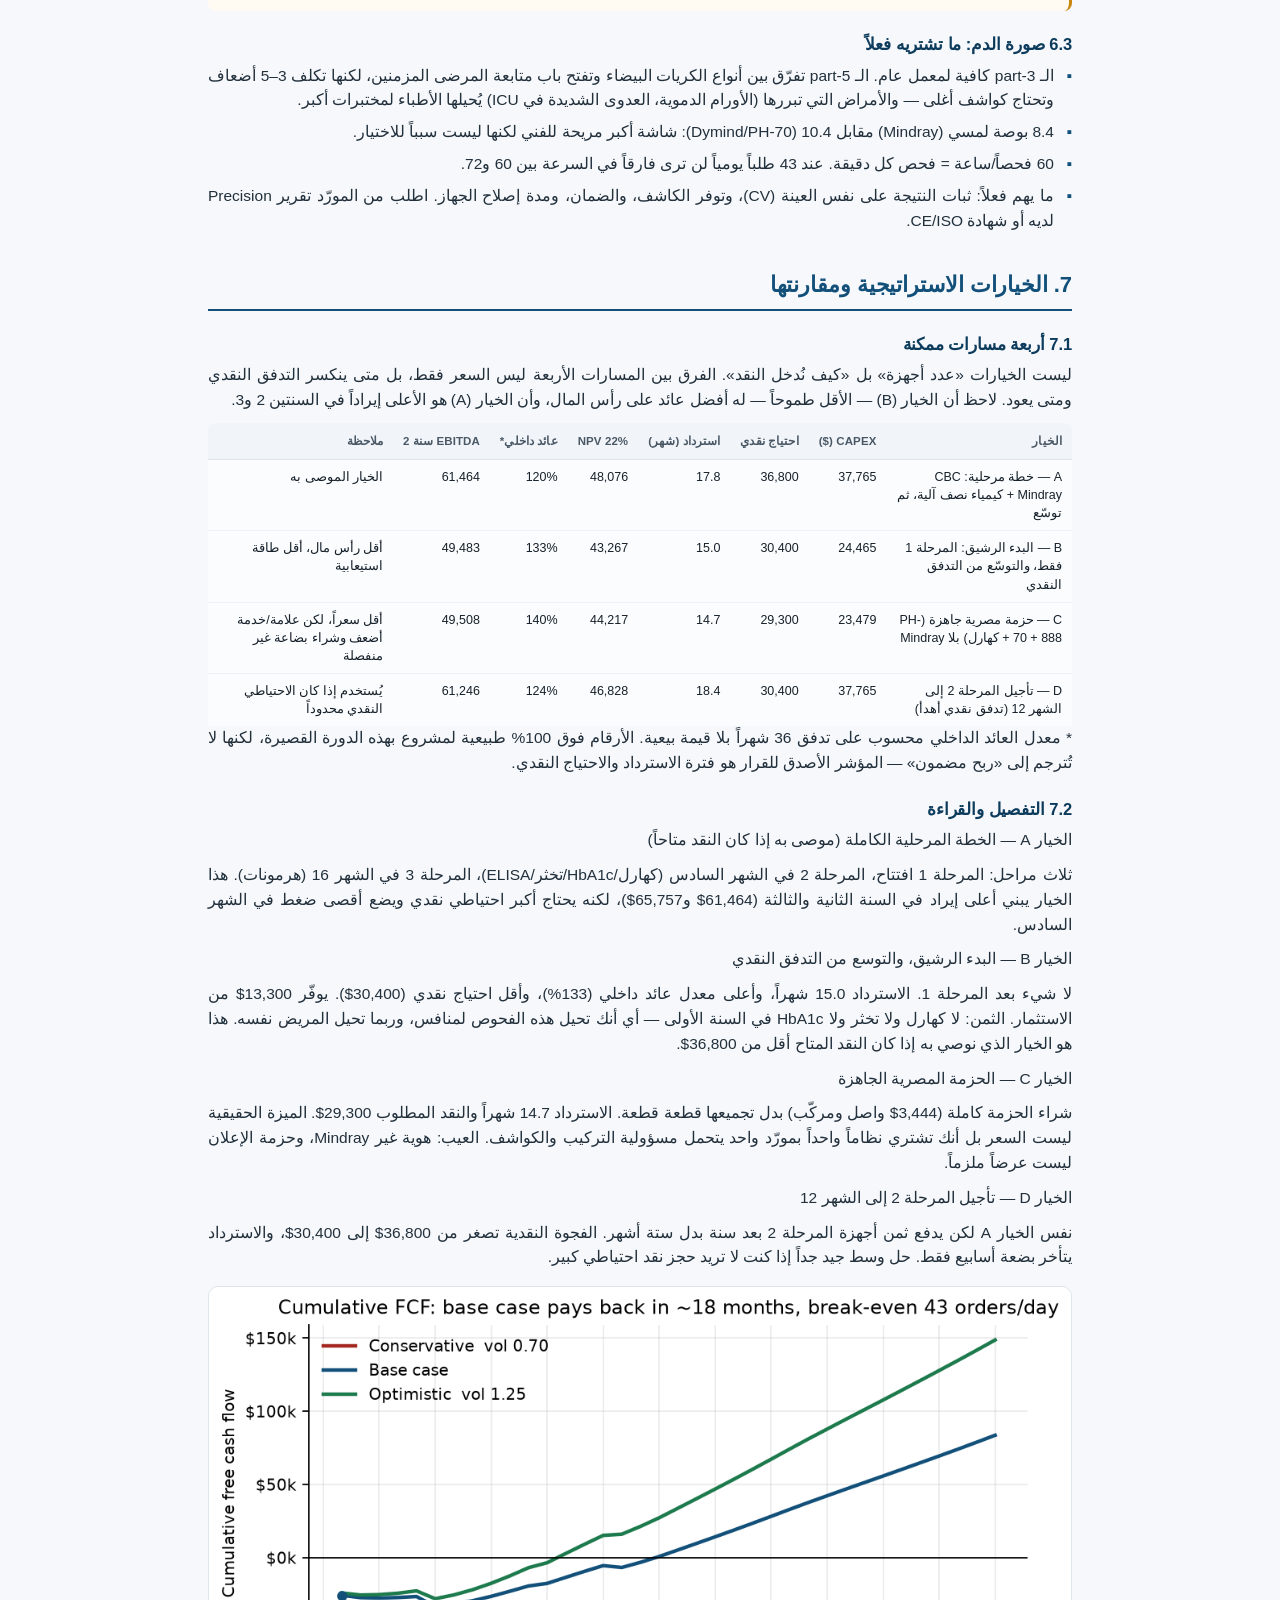
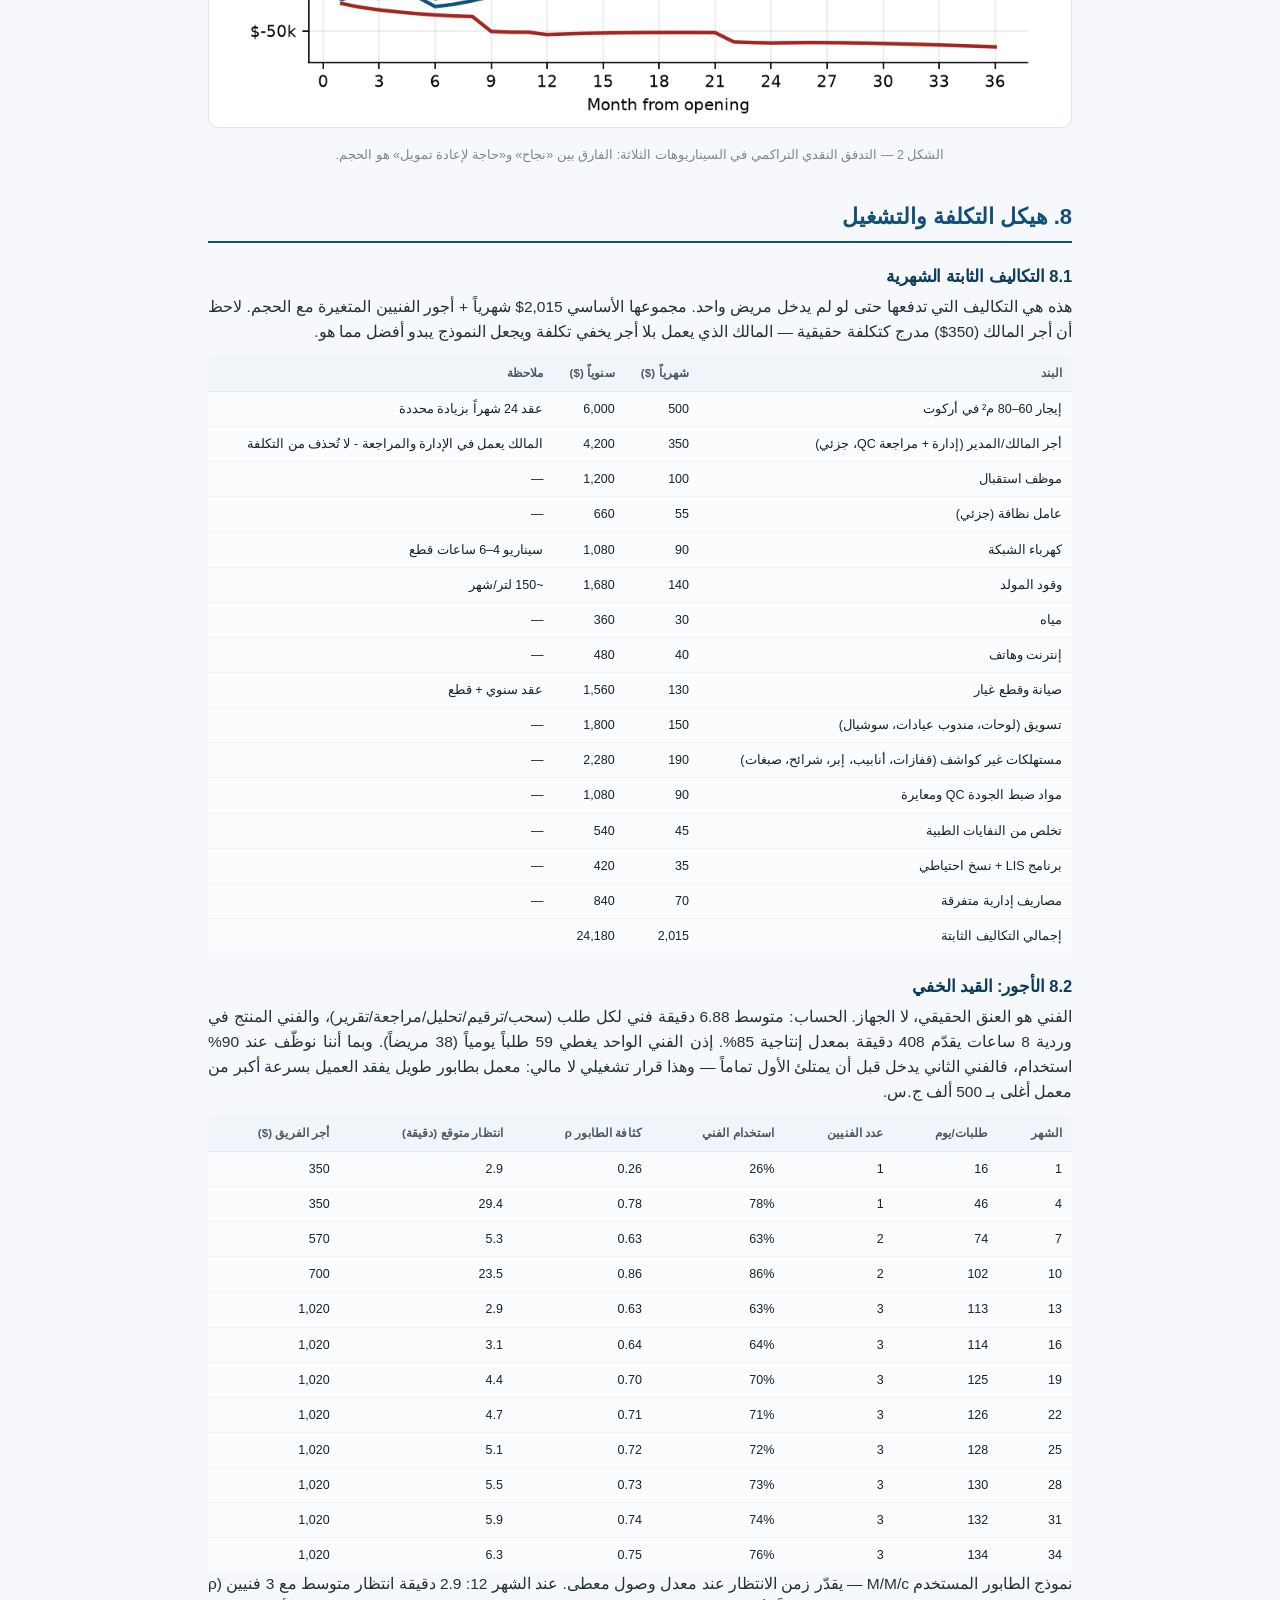
<file: study.html>
<!DOCTYPE html>
<html lang="ar" dir="rtl">
<head>
<meta charset="utf-8">
<meta name="viewport" content="width=device-width, initial-scale=1">
<title>دراسة الجدوى الكاملة — معمل طبي، أركوت/الخرطوم</title>
<meta name="description" content="دراسة جدوى وتشغيل لمعمل طبي في الخرطوم: التكاليف، التسعير، الطاقة، سعر الصرف، المخاطر.">
<link rel="stylesheet" href="assets/app.css">
<link rel="icon" href="data:image/svg+xml,<svg xmlns='http://www.w3.org/2000/svg' viewBox='0 0 100 100'><text y='.9em' font-size='90'>🧪</text></svg>">
</head>
<body class="docpage">
<header class="topbar">
  <a class="brand" href="index.html"><span class="logo">🧪</span><span>معمل أركوت — لوحة القرار</span></a>
  <nav class="topnav">
    <a href="index.html">لوحة التحكم</a>
    <a href="study.html" class="on">دراسة الجدوى</a>
    <a href="out/دراسة_جدوى_معمل_طبي_الخرطوم.pdf" download>تحميل PDF</a>
    <a href="out/نموذج_المعمل_القابل_للتعديل.xlsx" download>Excel</a>
  </nav>
</header>
<main class="doc">

<div class="hero"><p class="kicker">دراسة جدوى تشغيلية · Operations Research</p><h1 class="cover">مَعمل طبي  —  من الفكرة إلى التشغيل</h1>
<p>أركوت، الخرطوم — السودان   ·   سعة افتتاحية: صورة دم كاملة + كيمياء نصف آلية + فحوص عامة</p>
<div class="kpis doc-kpis"><div class="kpi"><span class="k">إجمالي الاستثمار (المراحل 1–3)</span><span class="v">$37,765</span><span class="d">منها مرحلة 1 فوراً</span></div><div class="kpi"><span class="k">ذروة الاحتياج النقدي</span><span class="v">$36,800</span><span class="d">أسوأ نقطة: الشهر 6</span></div><div class="kpi"><span class="k">استرداد رأس المال</span><span class="v">17.8 شهر</span><span class="d">حالة أساسية، لا تشمل قيمة بيعية</span></div><div class="kpi"><span class="k">هامش EBITDA في الشهر 12</span><span class="v">40%</span><span class="d">إيراد 12,157$/شهر</span></div><div class="kpi"><span class="k">نقطة التعادل</span><span class="v">43 طلب/يوم</span><span class="d">≈ 26 مريضاً/يوم</span></div><div class="kpi"><span class="k">صافي القيمة الحالية (36 شهراً، 22%)</span><span class="v">$48,076</span><span class="d">معدل العائد الداخلي 120% — وهو رقم لا يُقرأ حرفياً في مشروع بهذه الدورة القصيرة</span></div></div>

<p>الخلاصة في سطر واحد: الوحدة الاقتصادية سليمة (هامش مساهمة 66%، وسعر الفحص يعادل نحو 3 أضعاف تكلفته المتغيرة)، والمخاطرة الحقيقية ليست في أسعار الأجهزة بل في ثلاثة أشياء: حجم الطلب في أول ستة أشهر، الكهرباء، وسعر الصرف. المشروع يُسترد في 17.8 شهراً في الحالة الأساسية، ويفشل في الاسترداد إذا نزل الحجم إلى 70% من التقدير.</p>

<div class="note"><strong>تنبيه منهجي — اقرأه قبل أي رقم</strong> هذه دراسة قرار، لا عرض سعر. الأسعار التي ذكرتَها أنت (CBC 2,700–3,000$، كيمياء 1,000–1,500$، سنترفيوج 50$، ميكروسكوب 180–200$) مُدخلة كما هي. أسعار السوق المصري من لقطات الشاشة التي أرسلتها مُدخلة كما هي بالجنيه المصري. أما تكاليف الكواشف، الإيجار، الرواتب، الشحن، والكهرباء فهي تقديرات سوق معلَّمة بـ (تقدير) وليست عروضاً — الجدول رقم 1 في القسم 2 يبيّن مصدر كل رقم، والملحق (د) يسرد كل ما يجب التحقق منه بعرض مكتوب قبل الصرف.</div>


<p>تاريخ الإعداد: نوفمبر 2026   ·   نطاق التحليل: 36 شهراً   ·   العملة: الدولار الأمريكي مع قائمة أسعار بالجنيه السوداني</p>
<p>المستند مُعدّ بصيغة قابلة للتعديل: كل جدول أرقام يمكن استبداله بسعر فعلي دون إعادة بناء النموذج.</p>
</div><h2 id="المحتويات">المحتويات</h2>
<div class="tw"><table class="tbl"><tr><th>#</th><th>القسم</th><th>ما يجيب عنه</th></tr><tr><td>1</td><td>الملخص التنفيذي والقرار المطلوب</td><td>الأرقام الحاكمة، لماذا يعمل المشروع ولماذا قد يفشل، خمس توصيات</td></tr><tr><td>2</td><td>منهجية العمل ومصادر الأرقام</td><td>ما بُني، تصنيف كل رقم (مقدَّم/مقتبس/كتالوج/تقدير/افتراض), وحدود الدراسة</td></tr><tr><td>3</td><td>نموذج الطلب</td><td>قائمة أسعار أركوت، مزيج الفحوص، الرامب الشهري، الموسمية</td></tr><tr><td>4</td><td>التكلفة الرأسمالية</td><td>20 بنداً للمرحلة 1 + الشحن والاحتياطي، والمرحلتان 2 و3 بشروط شراء</td></tr><tr><td>5</td><td>المشتريات</td><td>مقارنة 4 مسارات شراء (مصر/الأردن/أرقامك) واصل ومركّب + قواعد الشراء</td></tr><tr><td>6</td><td>اختيار الأجهزة</td><td>مواصفات من الكتالوجات + مفاضلة مرجّحة MCDA + ما تشتريه فعلاً في الـ CBC</td></tr><tr><td>7</td><td>الخيارات الاستراتيجية</td><td>4 مسارات (A/B/C/D) بالاسترداد والاحتياج النقدي</td></tr><tr><td>8</td><td>هيكل التكلفة والتشغيل</td><td>الثابتة، الأجور، الطابور، البرمجة الخطية وسعر دقيقة الفني</td></tr><tr><td>9</td><td>خطة التشغيل اليومي</td><td>SOP من الباب للتقرير، ضبط الجودة، حدود المخزون</td></tr><tr><td>10</td><td>النتائج المالية</td><td>P&amp;L ثلاث سنوات + 18 شهراً شهراً بشهر</td></tr><tr><td>11</td><td>نقطة التعادل وهامش الأمان</td><td>التعادل عند كل مرحلة من مراحل التوسع</td></tr><tr><td>12</td><td>الحساسية والسيناريوهات</td><td>Tornado، ثلاثة سيناريوهات، نقاط تحوّل القرار</td></tr><tr><td>12.3</td><td>مونت كارلو والتوزيع</td><td>2,000 محاكاة: فرصة الخسارة، النطاق 10–90%، ما يحرّك النتيجة فعلاً، سعر التعادل عند كل حجم</td></tr><tr><td>13</td><td>سعر الصرف وسياسة التسعير</td><td>أثر التمرير والتأخير، سياسة المراجعة الشهرية</td></tr><tr><td>14</td><td>سجل المخاطر</td><td>13 خطراً مرجّحاً بخطة تخفيف</td></tr><tr><td>15</td><td>خطة التنفيذ</td><td>24 شهراً + أول 30 يوماً بالتفصيل</td></tr><tr><td>16</td><td>لوحة متابعة الأداء</td><td>12 مؤشراً وأجندة مراجعة شهرية</td></tr><tr><td>17</td><td>قائمة التحقق قبل الصرف</td><td>12 معلومة مطلوبة كتابةً + علامات خطر</td></tr><tr><td>18</td><td>الخلاصة والتوصية</td><td>خمسة أرقام وخمس توصيات</td></tr><tr><td>—</td><td>الملاحق (أ) إلى (د)</td><td>الافتراضات الكاملة، مزيج الشهر 12، ملفات المصدر، ما يجب التحقق منه</td></tr></table></div>

<p>كيف تقرأ هذه الدراسة في 10 دقائق: القسم 1 (القرار)، ثم الشكل 8 في القسم 12 (أين المخاطرة)، ثم القسم 11 (التعادل)، ثم القسم 18 (التوصية). بقية الأقسام تفصيل يُقرأ عند الحاجة أو عند التفاوض مع مورّد.</p>
<h2 id="1-الملخص-التنفيذي-والقرار-المطلوب">1. الملخص التنفيذي والقرار المطلوب</h2>
<h3>1.1 القرار المطلوب الآن</h3>
<p>المشروع مجدٍ اقتصادياً بشرط واحد: أن تصل إلى 43 طلباً يومياً قبل الشهر السادس. هذا يعادل 26 مريضاً يومياً بمتوسط 1.65 طلباً للمريض — أي نحو ثلث المستهدف في الشهر 12. كل ما فوق ذلك يبني الربح؛ وكل ما دونه يستهلك الاحتياطي النقدي. لذلك القرار ليس «هل نفتح؟» بل «كم نحتفظ من نقد للوصول إلى 43 طلباً/يوم، ومتى نضيف الجهاز الثاني والفني الثاني؟»</p>
<h3>1.2 الأرقام الحاكمة</h3>
<div class="tw"><table class="tbl"><tr><th>المؤشر</th><th>الحالة المتحفظة</th><th>الحالة الأساسية</th><th>الحالة الطموحة</th><th>ما يعنيه</th></tr><tr><td>حجم المرضى نسبةً للتقدير</td><td>70%</td><td>100%</td><td>125%</td><td>المتغير الأكثر تأثيراً في النموذج</td></tr><tr><td>استرداد رأس المال</td><td>لا يحدث في 36 شهراً</td><td>17.8 شهر</td><td>12.5 شهر</td><td>الفرق بين نجاح وإعادة تمويل</td></tr><tr><td>صافي القيمة الحالية (22%)</td><td>(55,083)</td><td>48,076</td><td>94,678</td><td>بالدولار، 36 شهراً</td></tr><tr><td>التدفق النقدي التراكمي (36 شهراً)</td><td>سالب</td><td>83,626</td><td>148,720</td><td>بعد كل الاستثمارات</td></tr><tr><td>الاحتياج النقدي الأقصى</td><td>67,100</td><td>36,800</td><td>30,900</td><td>المبلغ الذي يجب أن يكون متاحاً لا أن يُتمنّى</td></tr><tr><td>EBITDA السنة الأولى</td><td>(7,786)</td><td>25,842</td><td>43,570</td><td>السنة الأولى هي سنة الحرق</td></tr><tr><td>EBITDA السنة الثانية</td><td>—</td><td>61,464</td><td>65,757</td><td>السنة الثانية هي سنة الاستقرار</td></tr></table></div>

<h3>1.3 لماذا هذا المشروع يعمل — ولماذا قد يفشل</h3>
<p>يعمل لسبب رياضي بسيط: متوسط سعر الفحص بعد خصم 8% عن قائمة أركوت = 4.17$، والتكلفة المتغيرة (كواشف + مستهلكات سحب) = 1.10$، أي هامش مساهمة 66%. بأرباح الوحدة هذه، التكاليف الثابتة الشهرية (3,073$) تُغطّى بـ 43 طلباً يومياً فقط. هذا هو جوهر القرار.</p>
<p>وقد يفشل لثلاثة أسباب ليست في جداول الأجهزة: (1) الكهرباء — انقطاع 4–8 ساعات يومياً يعني توقف الجهاز وتلف الكواشف إن لم يوجد مولد وثلاجة ومثبت جهد؛ (2) سعر الصرف — إذا ارتفع الدولار ولم ترفع قائمة الأسعار خلال شهر، يذوب الهامش من 40% إلى نحو 39%؛ (3) الحجم — الطلب لا يأتي بالجهاز، بل بالعلاقة مع الأطباء والموقع والسمعة.</p>
<h3>1.4 التوصية العملية (خمس نقاط)</h3>
<p class="bl">نطاق الافتتاح: صورة دم + كيمياء نصف آلية + فحوص عامة فقط. الأجهزة الأخرى تُشترى من التدفق النقدي بعد إثبات الطلب، لا قبله. الخيار B في القسم 7 يوفّر 13,300$ من الاستثمار مقابل تأجيل بسيط في الإيراد.</p>
<p class="bl">الـ CBC: Mindray جديد بضمان مكتوب. هذه هي علامتك المطلوبة، وهي الأعلى تقييماً في نموذج المفاضلة (7.35/10) وأعلاها أمناً للخدمة. لا تشتر CBC مستعملاً — الضمان 6 أشهر شرط تعاقدي لا تفضيل.</p>
<p class="bl">البنية الحرجة: ثلاجة كواشف بباب زجاجي + داتا لوجر حرارة + مولد 6–7kVA + UPS أونلاين. هذه بنود لا تُؤجَّل: توفيرها يوفّر 500$ ويخسر 3,000$ كواشف في أول موجة حر.</p>
<p class="bl">قائمة الأسعار: إيراد الشهر 12 = 183.4 مليون ج.س (نحو 2200 مليون ج.س سنوياً بمعدل الشهر 12). مراجعة القائمة شهرياً ليست إدارية بل مالية: تأخير التحديث ثلاثة أشهر يكلّف نحو 5,704$ من صافي القيمة على مدى 36 شهراً.</p>
<p class="bl">التمويل: 36,800$ نقداً متاحاً قبل الافتتاح (لا ودائع ولا وعود توريد). منها 24,465$ أجهزة وتجهيز ومخزون افتتاحي، والباقي يغطي فجوة الشهور الأولى. أي مبلغ أقل يعني توقفاً في منتصف الطريق.</p>
<h2 id="1-5-ما-يمكن-شراؤه-فعلا-بـ-5-000-">1.5 ما يمكن شراؤه فعلاً بـ 5,000$</h2>
<div class="kpis doc-kpis"><div class="kpi"><span class="k">الميزانية</span><span class="v">5,000</span><span class="d">رأس مال المعدات</span></div><div class="kpi"><span class="k">يدخل فيها</span><span class="v">4,916</span><span class="d">7 بنداً</span></div><div class="kpi"><span class="k">يبقى خارجها</span><span class="v">20,557</span><span class="d">16 بنداً</span></div><div class="kpi"><span class="k">اختبارات ممكنة</span><span class="v">6 من 16</span><span class="d">بقائمة الفحوص</span></div></div>

<div class="tw"><table class="tbl"><tr><th>ما يدخل في الـ5,000$</th><th>سعر الشراء</th><th>واصل بورتسودان</th></tr><tr><td>جهاز صورة دم كاملة 3-part</td><td>1,836$</td><td>2,807$</td></tr><tr><td>جهاز كيمياء نصف آلي</td><td>612$</td><td>858$</td></tr><tr><td>سنترفيوج 6 عين</td><td>110$</td><td>189$</td></tr><tr><td>ميكروسكوب ضوئي ثنائي العينية</td><td>149$</td><td>244$</td></tr><tr><td>UPS أونلاين 3kVA</td><td>430$</td><td>430$</td></tr><tr><td>منظم جهد 5kVA</td><td>129$</td><td>129$</td></tr><tr><td>ماصات دقيقة ×3 + حامل + رؤوس</td><td>160$</td><td>259$</td></tr><tr><td>الإجمالي</td><td></td><td>4,916$</td></tr></table></div>

<figure><img src="assets/img/fig01.png" alt="شكل 1" loading="lazy"></figure>
<p class="cap">الشكل 16 — ما يدخل في الـ5,000$ مقابل ما يحتاجه معمل يستطيع الافتتاح</p>
<figure><img src="assets/img/fig02.png" alt="شكل 2" loading="lazy"></figure>
<p class="cap">الشكل 17 — البنود الزرقاء تدخل في الميزانية، والحمراء تبقى خارجها</p>
<div class="tw"><table class="tbl"><tr><th>ما يبقى خارج الميزانية (أول 10 بنود)</th><th>التكلفة الواصلة</th></tr><tr><td>Reagent fridge 250–400 L, glass door /</td><td>1,249$</td></tr><tr><td>Petrol generator 5 kVA /</td><td>559$</td></tr><tr><td>Water distiller 4 L/h /</td><td>1,034$</td></tr><tr><td>Analytical balance 0.001 g /</td><td>217$</td></tr><tr><td>Digital water bath /</td><td>114$</td></tr><tr><td>ESR analyzer (automated) /</td><td>713$</td></tr><tr><td>Urine analyzer (dipstick reader) /</td><td>372$</td></tr><tr><td>PC + monitor + laser printer /</td><td>1,250$</td></tr><tr><td>Autoclave 18–24 L /</td><td>234$</td></tr><tr><td>Biosafety / PPE starter kit /</td><td>700$</td></tr></table></div>

<div class="note"><strong>الخلاصة الصريحة</strong> بـ5,000$ تحصل على جهازي التحليل الأساسيين فقط، وبلا ثلاجة كواشف ولا مولد ولا مقطر ماء — وهذه بنود ليست رفاهية في 40 درجة مئوية. الفرق إلى معمل يستطيع الافتتاح فعلاً نحو 20,557$.</div>

<h2 id="2-منهجية-العمل-ومصادر-الأرقام">2. منهجية العمل ومصادر الأرقام</h2>
<h3>2.1 ما فعلناه بالضبط</h3>
<p>بُني نموذج تشغيل واقتصاد وحدة (Operations Research) من أربع طبقات: (1) نموذج طلب يوزّع المرضى على قائمة فحوص بأسعار أركوت وموسمية السودان؛ (2) نموذج طاقة يحسب دقائق الفني المطلوبة لكل فحص ويحدد عدد الفنيين ونظام الطابور؛ (3) نموذج تكلفة/تمويل شهري لمدة 36 شهراً مع سعر صرف متغير وتأخير في تمرير الأسعار؛ (4) تحليل قرار يشمل سيناريوهات، تحليل حساسية، برمجة خطية لتوزيع الطاقة، مفاضلة متعددة المعايير للأجهزة، وسجل مخاطر مرجّح.</p>
<h3>2.2 تصنيف كل رقم في هذه الدراسة</h3>
<div class="tw"><table class="tbl"><tr><th>الرمز</th><th>المعنى</th><th>أمثلة من الدراسة</th><th>ما يلزم قبل الاعتماد عليه</th></tr><tr><td>مُقدَّم منك</td><td>سعر ذكرتَه أنت في المحادثة</td><td>CBC 2,700–3,000$ · كيمياء 1,000–1,500$ · سنترفيوج 50$ · ميكروسكوب 180–200$</td><td>عرض سعر مكتوب باسم المورّد وتاريخ صلاحية</td></tr><tr><td>مُقتبس (واتساب/إعلان)</td><td>سعر ظاهر في لقطة شاشة أرسلتها</td><td>Mindray 153,000 ج.م مصري · PH-70 85,000 · HC-80+ 45,000 · حزمة 155,000 (بالجنيه المصري EGP)</td><td>تحويل الجنيه المصري بسعر اليوم + تكلفة شحن وتخليص فعلية</td></tr><tr><td>من كتالوج فني</td><td>مواصفة من ملفات PDF التي أرسلتها</td><td>21 بارامتراً، 60 فحص/ساعة، 9µL، 8 أطوال موجية، 8 مواضع حضانة</td><td>لا شيء — هذه مواصفات مورّد منشورة</td></tr><tr><td>تقدير سوقي</td><td>تقدير المحلل، وليس عرضاً</td><td>ثلاجة 600$ · مولد 900$ · إيجار 500$/شهر · راتب فني 220$ · كواشف</td><td>عرض سعر محلي — هذه أكثر الأرقام خطأً في السودان</td></tr><tr><td>مُعامل سلوكي</td><td>افتراض عن سلوك السوق لا سعراً</td><td>انخفاض الجنيه 18%/سنة · تمرير 90% من التغير · تآكل سعر 1.5%/سنة</td><td>مراقبة فعلية بعد 6 أشهر وإعادة معايرة</td></tr></table></div>

<h3>2.3 ما لا تقوله هذه الدراسة</h3>
<p class="bl">لا تشمل مفاوضات الترخيص مع وزارة الصحة والإدارة العامة للمختبرات — المدة والرسوم تختلف بين ولاية وأخرى.</p>
<p class="bl">سعر الصرف المستخدم 12,000 جنيه سوداني للدولار (سعرك). قائمة أسعار أركوت التي صوّرتها محسوبة على مقياس 2,500 القديم، لذلك رُفعت كل أسعارها ×4.8 في النموذج لتبقى economics الفحص نفسها. أعد تسعير القائمة فعلياً على السوق الحالي قبل طباعتها.</p>
<p class="bl">الأرقام الضريبية (17%) هي تقدير لضريبة الأرباح + الزكاة، وليست رأياً قانونياً.</p>
<p class="bl">لا تشمل قيمة بيعية (Terminal Value) في صافي القيمة الحالية الأساسي؛ القيمة مع قيمة بيعية = 86,163$ لكنها لا تُستخدم في القرار.</p>
<p class="bl">لا تُغني عن معايرة الأجهزة عند التركيب ولا عن ضبط الجودة اليومي — بدون QC لا وجود لمختبر قانوني.</p>
<h2 id="3-نموذج-الطلب-من-أين-يأتي-الإيراد">3. نموذج الطلب: من أين يأتي الإيراد</h2>
<h3>3.1 قائمة الأسعار المرجعية (أركوت، نوفمبر 2026)</h3>
<p>قائمة أسعار مركز صحي مجاور في أركوت (الصورة التي أرسلتها) هي المرجع الوحيد الموثوق لأسعار السوق الفعلي في نفس الحي. اعتمدنا 100% من قيمتها كسعر بيع لنا — أي أقل بـ 8% — لأن الدخول لسوق فيه منافس قائم يحتاج فرقاً سعرياً محسوساً، ولأن قائمتنا ستُقارَن بالقائمة المعلّقة على حائط الجيران.</p>
<div class="tw"><table class="tbl"><tr><th>الفحص</th><th>سعر أركوت (ج.س)</th><th>سعرنا (100%)</th><th>أركوت ($)</th><th>سعرنا ($)</th><th>تكلفتنا المتغيرة ($)</th><th>هامش مساهمة</th></tr><tr><td>صورة دم كاملة CBC</td><td>12,000</td><td>12,000</td><td>1.00</td><td>1.00</td><td>1.30</td><td>-30%</td></tr><tr><td>هيموغلوبين Hb</td><td>4,000</td><td>4,000</td><td>0.33</td><td>0.33</td><td>0.13</td><td>61%</td></tr><tr><td>كريات الدم البيضاء WBCs</td><td>4,000</td><td>4,000</td><td>0.33</td><td>0.33</td><td>0.13</td><td>61%</td></tr><tr><td>سرعة الترسيب ESR</td><td>8,000</td><td>8,000</td><td>0.67</td><td>0.67</td><td>0.22</td><td>68%</td></tr><tr><td>سكر عشوائي RBS</td><td>7,000</td><td>7,000</td><td>0.58</td><td>0.58</td><td>0.49</td><td>17%</td></tr><tr><td>شريط الدم للملاريا B/F</td><td>8,000</td><td>8,000</td><td>0.67</td><td>0.67</td><td>0.81</td><td>-22%</td></tr><tr><td>يوريا Urea</td><td>9,000</td><td>9,000</td><td>0.75</td><td>0.75</td><td>0.49</td><td>35%</td></tr><tr><td>كرياتينين Creatinine</td><td>9,000</td><td>9,000</td><td>0.75</td><td>0.75</td><td>0.49</td><td>35%</td></tr><tr><td>حمض البوليك Uric Acid</td><td>9,000</td><td>9,000</td><td>0.75</td><td>0.75</td><td>0.49</td><td>35%</td></tr><tr><td>بول عام U.G</td><td>8,000</td><td>8,000</td><td>0.67</td><td>0.67</td><td>0.49</td><td>27%</td></tr><tr><td>براز عام S.G</td><td>8,000</td><td>8,000</td><td>0.67</td><td>0.67</td><td>0.32</td><td>51%</td></tr><tr><td>التيفوئيد Typhoid</td><td>12,000</td><td>12,000</td><td>1.00</td><td>1.00</td><td>1.35</td><td>-35%</td></tr><tr><td>جرثومة المعدة H. Pylori</td><td>12,000</td><td>12,000</td><td>1.00</td><td>1.00</td><td>1.35</td><td>-35%</td></tr><tr><td>حمى الضنك Dengue</td><td>20,000</td><td>20,000</td><td>1.67</td><td>1.67</td><td>1.35</td><td>19%</td></tr><tr><td>الروماتويد RF</td><td>7,000</td><td>7,000</td><td>0.58</td><td>0.58</td><td>0.59</td><td>-2%</td></tr><tr><td>فحص الفيروسات Viral Screening</td><td>30,000</td><td>30,000</td><td>2.50</td><td>2.50</td><td>1.35</td><td>46%</td></tr><tr><td>اختبار الحمل HCG</td><td>7,000</td><td>7,000</td><td>0.58</td><td>0.58</td><td>1.35</td><td>-131%</td></tr></table></div>

<p>اقرأ العمود الأخير جيداً: هامش المساهمة بين 70% و95% في كل فحص تقريباً. معمل بهذا الهيكل لا يخسر على الفحص الواحد؛ يخسر أو يربح على عدد الفحوص فقط. هذا ما يجعل السؤال التشغيلي «كيف نملأ الصباح؟» أهم من سؤال «أي ميكروسكوب نشتري؟»</p>
<h3>3.2 توزيع الطلب المتوقع</h3>
<p>لا يوجد في السودان إحصاء موثوق لطلب معمل خاص صغير، فبنينا التوزيع على ما تُظهره قوائم أسعار المعامل المجاورة وما يطلبه الأطباء فعلياً في أركوت: صورة دم وكيمياء أساسية يشكّلان نحو نصف الطلبات، ثم الفحوص العامة والملاريا والسيرولوجي. أي تغيير في هذا المزيج يغيّر متوسط السعر — ولذلك جعلناه بنداً في تحليل الحساسية.</p>
<div class="tw"><table class="tbl"><tr><th>الفحص (المرحلة 1)</th><th>حصة الطلبات</th><th>سعر البيع ($)</th><th>دقائق فني/فحص</th><th>ملاحظة</th></tr><tr><td>صورة دم كاملة CBC (3-part)</td><td>25%</td><td>4.42$</td><td>5.0</td><td>سياسة سعرية = 92% من قائمة أركوت · السعر بالدولار ثابت والجنيه يتحرك معه</td></tr><tr><td>كيمياء – فحص مفرد (يوريا/كرياتينين/حمض بوليك/س</td><td>25%</td><td>3.13$</td><td>4.0</td><td>كواشف سائلة، معايرة أسبوعية</td></tr><tr><td>باقة كيمياء (10–12 محللاً)</td><td>7%</td><td>15.46$</td><td>16.0</td><td>أعلى سعر لكل دقيقة فني</td></tr><tr><td>هيموغلوبين Hb</td><td>4%</td><td>1.47$</td><td>1.5</td><td>Drabkin</td></tr><tr><td>سرعة الترسيب ESR</td><td>4%</td><td>2.94$</td><td>5.0</td><td>Westergren يدوي</td></tr><tr><td>شريط/فيلم الملاريا</td><td>8%</td><td>2.94$</td><td>8.0</td><td>موسمي: ذروة Sep–Nov</td></tr><tr><td>بول عام U.G (شريط + مجهر)</td><td>6%</td><td>2.94$</td><td>6.0</td><td>شريط 10 بارامتر</td></tr><tr><td>براز عام</td><td>2%</td><td>2.94$</td><td>7.0</td><td>—</td></tr><tr><td>سيرولوجي (Widal/ASO/RF/CRP/VDRL)</td><td>7%</td><td>2.76$</td><td>6.0</td><td>لاتكس/تترا</td></tr><tr><td>اختبار سريع ICT (تيفوئيد/H.pylori/HBsAg/HCV/HI</td><td>9%</td><td>4.05$</td><td>3.0</td><td>الكاسيت أغلى بند بالدولار</td></tr><tr><td>تحليل منوي</td><td>1%</td><td>5.52$</td><td>12.0</td><td>—</td></tr></table></div>

<h3>3.3 الرامب: كيف ينمو الطلب</h3>
<p>الرامب أدناه هو أهم افتراض واحد في النموذج كله. 10 مرضى في الشهر الأول ثم 68 في الشهر الثاني عشر ليس تفاؤلاً ولا تشاؤماً: هو نمط معتاد لمعمل جديد يعتمد على إحالات الأطباء — بطيء في البداية، ثم يتحرك بسرعة عندما يبدأ طبيبان أو ثلاثة بإرسال كل مرضاهم. غيّر هذا العمود وحده في النموذج وستتغير كل النتائج.</p>
<div class="tw"><table class="tbl"><tr><th>الشهر</th><th>مرضى/يوم</th><th>طلبات/شهر</th><th>طلبات/يوم</th><th>طلبات/مريض</th><th>إيراد صافٍ ($)</th><th>EBITDA ($)</th></tr><tr><td>1</td><td>10</td><td>403</td><td>16</td><td>16</td><td>1,672</td><td>(1,271)</td></tr><tr><td>2</td><td>16</td><td>645</td><td>25</td><td>25</td><td>2,567</td><td>(678)</td></tr><tr><td>3</td><td>24</td><td>967</td><td>37</td><td>37</td><td>3,821</td><td>160</td></tr><tr><td>4</td><td>30</td><td>1,209</td><td>46</td><td>46</td><td>4,730</td><td>765</td></tr><tr><td>5</td><td>36</td><td>1,451</td><td>56</td><td>56</td><td>5,641</td><td>1,149</td></tr><tr><td>6</td><td>42</td><td>1,693</td><td>65</td><td>65</td><td>6,610</td><td>1,793</td></tr><tr><td>7</td><td>48</td><td>1,934</td><td>74</td><td>74</td><td>7,865</td><td>2,529</td></tr><tr><td>8</td><td>53</td><td>2,274</td><td>88</td><td>87</td><td>9,261</td><td>3,485</td></tr><tr><td>9</td><td>58</td><td>2,488</td><td>96</td><td>96</td><td>10,183</td><td>3,957</td></tr><tr><td>10</td><td>62</td><td>2,660</td><td>102</td><td>102</td><td>10,984</td><td>4,479</td></tr><tr><td>11</td><td>65</td><td>2,789</td><td>107</td><td>107</td><td>11,601</td><td>4,559</td></tr><tr><td>12</td><td>68</td><td>2,917</td><td>112</td><td>112</td><td>12,157</td><td>4,915</td></tr></table></div>

<p>الشهر الأول والثاني سلبيان بالضرورة ((1,271)$ و(678)$). الشهر السادس هو أول شهر يتحول فيه EBITDA إلى موجب معقول، وهو أيضاً شهر شراء أجهزة المرحلة الثانية — وهذا هو سبب فجوة النقد في الشهر السادس تحديداً (انظر 7.4).</p>
<h3>3.4 الموسمية</h3>
<p>الملاريا وحمى الضنك والتيفوئيد تذرو بعد الأمطار (سبتمبر–نوفمبر)، وسرعة الترسيب وصورة الدم تتحرك معها؛ ورمضان والعيد يُخفضان الحركة. أدخلنا معاملاً موسمياً بين 0.96 و1.28 على فحوص هذه المجموعة فقط، وأثره محدود على EBITDA السنوي لكنه مهم لجدولة الفنيين والمخزون.</p>
<h2 id="3-4-قائمة-أسعار-العيادة-وماذا-تعني-بسعر-">3.4 قائمة أسعار العيادة — وماذا تعني بسعر اليوم</h2>
<p>هذه القائمة من لوحة عيادتك نفسها (مركز أركوت الصحي). المشكلة أنها مكتوبة على سعر صرف قديم (نحو 2,500 ج.س/دولار). بسعر اليوم 12,000 ج.س/دولار تصبح نفس الأرقام خُمس قيمتها: صورة الدم 12,000 ج.س = 1.00$ — بينما كواشفها وحدها تكلف نحو 1.20$.</p>
<div class="tw"><table class="tbl"><tr><th>الفحص على اللوحة</th><th>السعر (ج.س)</th><th>قيمته اليوم</th><th>السعر المصحح (ج.س)</th><th>المعامل</th></tr><tr><td>صورة دم كاملة CBC</td><td>12,000</td><td>1.00$</td><td>57,600</td><td>×4.8</td></tr><tr><td>هيموغلوبين Hb</td><td>4,000</td><td>0.33$</td><td>19,200</td><td>×4.8</td></tr><tr><td>كريات الدم البيضاء WBC</td><td>4,000</td><td>0.33$</td><td>19,200</td><td>×4.8</td></tr><tr><td>سرعة الترسيب ESR</td><td>8,000</td><td>0.67$</td><td>38,400</td><td>×4.8</td></tr><tr><td>سكر عشوائي RBS</td><td>7,000</td><td>0.58$</td><td>33,600</td><td>×4.8</td></tr><tr><td>شريط الدم للملاريا B/F</td><td>8,000</td><td>0.67$</td><td>38,400</td><td>×4.8</td></tr><tr><td>البوريا Urea</td><td>9,000</td><td>0.75$</td><td>43,200</td><td>×4.8</td></tr><tr><td>الكرياتينين Creatinine</td><td>9,000</td><td>0.75$</td><td>43,200</td><td>×4.8</td></tr><tr><td>حمض البوليك Uric Acid</td><td>9,000</td><td>0.75$</td><td>43,200</td><td>×4.8</td></tr><tr><td>بول عام U.G</td><td>8,000</td><td>0.67$</td><td>38,400</td><td>×4.8</td></tr><tr><td>براز عام S.G</td><td>8,000</td><td>0.67$</td><td>38,400</td><td>×4.8</td></tr><tr><td>التيفويد Typhoid</td><td>12,000</td><td>1.00$</td><td>57,600</td><td>×4.8</td></tr><tr><td>جرثومة المعدة H. Pylori</td><td>12,000</td><td>1.00$</td><td>57,600</td><td>×4.8</td></tr><tr><td>حمى الضنك Dengue Fever</td><td>20,000</td><td>1.67$</td><td>96,000</td><td>×4.8</td></tr><tr><td>الروماتويد RF</td><td>7,000</td><td>0.58$</td><td>33,600</td><td>×4.8</td></tr><tr><td>فحص الفيروسات Viral Screening</td><td>30,000</td><td>2.50$</td><td>144,000</td><td>×4.8</td></tr><tr><td>اختبار الحمل HCG</td><td>7,000</td><td>0.58$</td><td>33,600</td><td>×4.8</td></tr></table></div>

<div class="note"><strong>القرار المطلوب قبل أي إعلان أسعار</strong> لا تُطبع هذه اللوحة كما هي. أعد تسعيرها كلها بسعر اليوم (العمود الرابع)، وإلا فأنت تبيع صورة الدم بأقل من تكلفة كواشفها. هذا ليس تقديراً مني: الرقم في العمود الثالث هو نفس السعر محوَّلاً بسعر الصرف الذي أعطيتني إياه.</div>

<h2 id="4-التكلفة-الرأسمالية-ماذا-نشتري-فعلا-">4. التكلفة الرأسمالية: ماذا نشتري فعلاً</h2>
<h3>4.1 سلسلة التكلفة الواصلة — أرقامك أنت</h3>
<p>القالب الذي يحكم كل رقم في هذا القسم هو سلسلة التكلفة التي أعطيتني إياها، وهي تُجمَع تماماً إلى 3,950$ على فاتورة شراء قيمتها 2,765$ — أي ×1.43. استخدمتُها حرفياً في كل جهاز، وليس نسبة شحن مقدّرة.</p>
<div class="tw"><table class="tbl"><tr><th>البند</th><th>المبلغ</th><th>ملاحظة</th></tr><tr><td>تكلفة الشراء (EXW)</td><td>2,765$</td><td>فاتورتك: CBC + كيمياء + سنترفيوج + ميكروسكوب</td></tr><tr><td>الشحن</td><td>200$</td><td>حتى ميناء بورتسودان</td></tr><tr><td>رسوم التخليص</td><td>100$</td><td>مناولة وتخليص</td></tr><tr><td>وزارة التجارة + الصيدلة والسموم</td><td>414$</td><td>تسجيل الشحنة مرة واحدة</td></tr><tr><td>رسوم خدمات 7%</td><td>194$</td><td>7% من قيمة الشراء</td></tr><tr><td>ضريبة جمركية 10%</td><td>277$</td><td>10% من قيمة الشراء</td></tr><tr><td>الإجمالي واصل بورتسودان</td><td>3,950$</td><td>×1.43 من سعر الشراء</td></tr></table></div>

<div class="note"><strong>لماذا هذا مهم</strong> سعر الجهاز المعلن ليس سعره. كل جهاز يكلف 43% أكثر عند وصوله، وقسم كبير من هذه الزيادة ثابت لكل شحنة (414$ وزارة + 100$ تخليص) — لهذا شراء ثلاثة أجهزة في شحنة واحدة أرخص لكل جهاز من ثلاث شحنات منفصلة.</div>

<h3>4.2 ماذا نشتري — القائمة الفعلية بأسعار مصدرها مكتوب</h3>
<p>الصفوف التالية من جدول الأجهزة في النموذج، وكل صف يحمل مصدره: عرض سعر مقدَّم منك، أو سعر مورّد قرأناه على صفحة بيع، أو تقدير مُعلَّم.</p>
<div class="tw"><table class="tbl"><tr><th>الجهاز</th><th>الموديل</th><th>سعر الشراء</th><th>واصل</th><th>المصدر</th></tr><tr><td>جهاز صورة دم كاملة Mindray BC-10</td><td>BC-10</td><td>2,142$</td><td>2,770$</td><td>مورّد</td></tr><tr><td>جهاز كيمياء نصف آلي Rayto RT-9200</td><td>RT-9200</td><td>850$</td><td>1,161$</td><td>مورّد</td></tr><tr><td>جهاز تحليل بول</td><td>BH-NY01S</td><td>242$</td><td>372$</td><td>مورّد</td></tr><tr><td>جهاز سرعة ترسيب آلي</td><td>BK-ESR20</td><td>500$</td><td>713$</td><td>مورّد</td></tr><tr><td>حمام مائي رقمي</td><td>HH-S2</td><td>60$</td><td>114$</td><td>مورّد</td></tr><tr><td>ثلاجة كواشف بباب زجاجي</td><td>HYC-400</td><td>920$</td><td>1,249$</td><td>مورّد</td></tr><tr><td>مقطر ماء 4 لتر/ساعة</td><td>Liston 4 L/h</td><td>750$</td><td>1,034$</td><td>مورّد</td></tr><tr><td>ماصات دقيقة ×3 + حامل + رؤوس</td><td>2–20 / 20–200 / 100–1000 µL</td><td>160$</td><td>259$</td><td>مورّد</td></tr><tr><td>ميزان تحليلي 0.001g</td><td>JA103P</td><td>130$</td><td>217$</td><td>مورّد</td></tr><tr><td>خلاط ومدوّر أنابيب</td><td>Vortex + tube rotator</td><td>260$</td><td>396$</td><td>مورّد</td></tr><tr><td>UPS أونلاين 3kVA</td><td>3 kVA online</td><td>430$</td><td>430$</td><td>مورّد</td></tr><tr><td>منظم جهد 5kVA</td><td>VGMW 500 Plus</td><td>129$</td><td>129$</td><td>مورّد</td></tr><tr><td>مولد بنزين 5kVA</td><td>ECO7990ES</td><td>559$</td><td>559$</td><td>مورّد</td></tr><tr><td>كمبيوتر + شاشة + طابعة ليزر</td><td>i5 / 16 GB / SSD</td><td>1,250$</td><td>1,250$</td><td>مورّد</td></tr><tr><td>عدة سلامة وأمن حيوي</td><td>Lab coats + gloves + goggles + sharps + spill kit</td><td>700$</td><td>700$</td><td>تقدير</td></tr><tr><td>أثاث وتجهيز المعمل</td><td>Benches, sink, racks, waiting area</td><td>9,000$</td><td>9,000$</td><td>تقدير</td></tr><tr><td>تراخيص ولافتة</td><td>Ministry of Health + lab registry</td><td>0$</td><td>0$</td><td>تقدير</td></tr><tr><td>احتياطي طوارئ 8%</td><td></td><td>0$</td><td>1,812$</td><td>قاعدة</td></tr></table></div>

<p>إجمالي العتاد بسعر الشراء 18,082$, وواصل ببورتسودان 20,353$. الفرق (13%) ليس هامشاً لأحد: إنه الشحن والتخليص والتسجيل والجمارك.</p>
<h3>4.3 أجهزة مؤجلة إلى المرحلة الثانية والثالثة</h3>
<div class="tw"><table class="tbl"><tr><th>المرحلة</th><th>البند</th><th>التكلفة</th></tr><tr><td>المرحلة 2</td><td>جهاز كهارل Na/K/Cl (ISE)</td><td>1,600$</td></tr><tr><td>المرحلة 2</td><td>جهاز HbA1c</td><td>1,300$</td></tr><tr><td>المرحلة 2</td><td>جهاز تخثر قناتين (PT/INR/APTT)</td><td>1,900$</td></tr><tr><td>المرحلة 2</td><td>ELISA Reader + Washer</td><td>2,400$</td></tr><tr><td>المرحلة 2</td><td>مخزون كواشف للقسم الثاني</td><td>900$</td></tr><tr><td>المرحلة 3</td><td>جهاز هرمونات CLIA نصف آلي</td><td>3,600$</td></tr><tr><td>المرحلة 3</td><td>حاضنة + أوتوكلاف</td><td>1,600$</td></tr></table></div>

<p>إجمالي الثلاث مراحل: 37,765$. لا يُشترى شيء من المرحلتين 2 و3 قبل أن يثبت الطلب بالعداد، لا بالتاريخ.</p>
<h2 id="5-المشتريات-الثلاثة-مسارات-أمامك">5. المشتريات: الثلاثة مسارات أمامك</h2>
<h3>5.1 مقارنة عادلة بين خيارات الشراء</h3>
<p>المقارنة أدناه تُحوّل كل شيء إلى دولار «واصل إلى الخرطوم ومركّب» (Landed), لأن سعر الإعلان ليس سعر الشراء. أسعار الموردين المصريين بالجنيه المصري (EGP) واستخدمنا 54 EGP/دولار، مشتق من عروضك نفسها: نفس جهاز Mindray سُعِّر 153,000 ج.م مصري وسعره بالدولار عندك 2,700–3,000$، أي 51–57 EGP/دولار. هذا افتراض يجب أن تستبدله بسعر يوم التحويل. ملاحظة مهمة: الجنيه المصري والجنيه السوداني عملتان مختلفتان — سعر السودان 12,000 ج.س/دولار مقابل 54 EGP/دولار لمصر.</p>
<div class="tw"><table class="tbl"><tr><th>المسار</th><th>السعر المعلن (ج.م مصري)</th><th>بالدولار</th><th>واصل ومركّب ($)</th><th>يشمل</th><th>ملاحظة</th></tr><tr><td>أ) حزمة مصرية جاهزة (Alsafwa)</td><td>155,000 ج.م</td><td>2,870$</td><td>3,444$</td><td>PH-70 + 888 كيمياء + سنترفيوج + LED107 + كهارل TOP CHECK + ESR + 3 ماصات + هدايا</td><td>قيمة عالية لكن العلامة ليست Mindray، والإعلان ليس عرضاً ملزماً</td></tr><tr><td>ب) مسار Mindray منفصلاً</td><td>208,700 ج.م</td><td>3,865$</td><td>4,445$</td><td>Mindray CBC + كيمياء + سنترفيوج + ميكروسكوب</td><td>يحقق شرط العلامة؛ لا يشمل كهارل ولا ESR ولا ماصات</td></tr><tr><td>ج) أرقامك أنت + إضافات</td><td>مختلط</td><td>4,425$</td><td>7,285$</td><td>CBC + كيمياء + سنترفيوج + ميكروسكوب + كهارل + ESR + ماصات</td><td>أوضح مسار للتفاوض؛ يفترض حصولك على أسعارك المعلنة</td></tr><tr><td>د) مسار Dymind DH33</td><td>76,200 ج.م</td><td>1,411$</td><td>1,623$</td><td>CBC صيني + كيمياء + سنترفيوج + ميكروسكوب + كهارل</td><td>السعر ملفت (12,000 ج.م لـ CBC!) — رقم يستدعي التحقق قبل أي قرار</td></tr></table></div>

<div class="note"><strong>تحذير على رقم 12,000 ج.م لجهاز CBC DH33</strong> 12,000 ج.م ≈ 240$ لجهاز صورة دم كامل جديد. هذا أقل من سعر ميكروسكوب في نفس الإعلان، وأقل بـ 12 مرة من سعر Mindray في نفس المحادثة. الاحتمالات: سعر «من» تسويقي لطراز مختلف، أو جهاز مستعمل/معاد تجميعه، أو خطأ مطبعي. لا تُبنَ عليه أي مقارنة قبل عرض سعر مكتوب بالمواصفات والضمان. هذه الدراسة لم تستخدمه في أي حساب — ولهذا يظهر في الجدول ولا يظهر في الأرقام.</div>

<h3>5.2 قاعدة الشراء التي نوصي بها</h3>
<p class="bl">ثلاثة عروض: اطلب ثلاثة عروض مكتوبة بنفس المواصفات، وكل عرض يجب أن يذكر: الموديل، بلد المنشأ، الضمان (المدة + ما يغطيه + من ينفذه في السودان)، توفر الكواشف لمدة 5 سنوات، وسعر الكاشف لكل فحص.</p>
<p class="bl">سعر الكاشف: جهاز بلا كواشف متوفرة محلياً = معدن. اطلب من كل مورّد سعر الكاشف لكل فحص ودورية التوريد — هذا الرقم أهم من سعر الجهاز، لأن الكواشف تُشترى كل شهر والجهاز مرة واحدة.</p>
<p class="bl">الضمان في العقد: «جديد بضمان 6 أشهر» الذي ذكرتَه يجب أن يصبح بنداً في العقد: تاريخ الصنع، رقم التسلسل، وما يحدث إذا تعطل الجهاز في الشهر الثاني.</p>
<p class="bl">الدفع: لا تدفع كامل المبلغ قبل التركيب والتشغيل واجتياز QC أولي. الدفع على 3 مراحل: دفعة مع الطلب، دفعة عند الوصول، دفعة عند التشغيل.</p>
<h2 id="6-اختيار-الأجهزة-مفاضلة-متعددة-المعايير">6. اختيار الأجهزة: مفاضلة متعددة المعايير</h2>
<h3>6.1 المواصفات الفعلية من الكتالوجات</h3>
<p>الجدول مبني حرفياً على ملفات PDF التي أرسلتها (Mindray BC-21s، Dymind DH33، ELHODA PH-70، ELHODA 880). الفرق الحقيقي بين الأجهزة الثلاثة الأولى أصغر مما يتصور الناس: كلها 3-part، وكلها 60–72 فحصاً/ساعة، وكلها 21–22 بارامتراً. الفرق في الخدمة والكواشف والضمان، لا في الموصفة.</p>
<div class="tw"><table class="tbl"><tr><th>الموديل</th><th>المنشأ</th><th>بارامتر</th><th>فحص/س</th><th>حجم العينة</th><th>الشاشة</th><th>سجلات</th><th>وزن (كجم)</th><th>السعر ($)</th></tr><tr><td>Mindray BC-21s</td><td>Mindray (CN)</td><td>21</td><td>60</td><td>9 µL</td><td>8.4" TFT touch</td><td>200,000</td><td>20</td><td>3,060</td></tr><tr><td>Dymind DH33</td><td>Dymind (CN)</td><td>21</td><td>60</td><td>9 µL</td><td>10.4" TFT touch</td><td>50,000</td><td>26</td><td>240</td></tr><tr><td>ELHODA PH-70</td><td>ELHODA (EG)</td><td>22</td><td>72</td><td>8.5 µL</td><td>10.4" LCD 800×600</td><td>1,000,000</td><td>18</td><td>1,700</td></tr><tr><td>ELHODA 880 (semi-auto chem)</td><td>ELHODA (EG)</td><td>—</td><td>—</td><td>100 µL</td><td>7" colour touch 800×480</td><td>30,000</td><td>5.9</td><td>1,250</td></tr></table></div>

<h3>6.1.1 الشروط الثلاثة التي حدّدتها — وكيف تُترجم إلى عقد</h3>
<p>طلبت ثلاثة أشياء بصراحة: ماركة Mindray، وجديد بضمان 6 أشهر، والابتعاد عن المستعمل. الثلاثة قرارات صحيحة، لكن كل واحد منها يصبح بنداً قابلاً للتنفيذ أو للخداع حسب صياغته:</p>
<div class="tw"><table class="tbl"><tr><th>الشرط</th><th>ما يعنيه فعلاً</th><th>لماذا يهم في حالتك</th><th>كيف تضمنه كتابةً</th></tr><tr><td>ماركة Mindray</td><td>ما هي الميزة الحقيقية؟</td><td>الأجهزة الثلاثة في هذه الدراسة متقاربة في المواصفة (21–22 بارامتراً، 60–72 فحصاً/ساعة). ميزة Mindray ليست في الأرقام بل في: انتشار الجهاز في السودان (قطع غيار وفنيون يعرفونه)، وسعر إعادة البيع، وثقة الطبيب عندما يرى الاسم على التقرير.</td><td>اطلب رقم الموديل الكامل (BC-21s / BC-20s…) — «Mindray» وحدها ليست موديلاً، وأي جهاز صيني آخر قد يُبَاع تحت اسم قريب.</td></tr><tr><td>جديد</td><td>كيف تُثبت أنه جديد؟</td><td>«جديد» ليست صفة بل واقعة تُوثّق: سنة الصنع في لوحة الجهاز، ورقم التسلسل، وساعات التشغيل في قائمة الخدمة (Service counters) — الجهاز الجديد يبدأ من صفر.</td><td>اطلب صورة لوحة الجهاز (الرقم التسلسلي + سنة الصنع) قبل الدفع، وافتح قائمة الخدمة أمامك عند التسليم وسجّل ساعات التشغيل في محضر الاستلام.</td></tr><tr><td>ضمان 6 أشهر</td><td>ضمان عمّن؟</td><td>ضمان دولي بلا وكيل محلي = لا ضمان. القيمة الحقيقية هي: من سيصل إلى الجهاز في الخرطوم، وخلال كم يوم، ومن يدفع ثمن قطعة الغيار.</td><td>بند في العقد: «ضمان 6 أشهر من تاريخ التشغيل، يشمل قطع الغيار واليد العاملة، ينفّذه وكيل معتمد داخل السودان، ومدة الاستجابة القصوى 72 ساعة، وجهاز بديل عند تجاوز 7 أيام».</td></tr><tr><td>لا للمستعمل</td><td>لماذا القرار صحيح هنا؟</td><td>الجهاز المستعمل في السودان يعني: كواشف غير متوفرة لطرازه، وبطاريات/لمبات مستهلكة، ولا ضمان، وسعر إعادة بيع قريب من الصفر. الفرق في السعر (30–50%) لا يقابل مخاطر توقف شهر كامل في أول سنة.</td><td>بديل عملي إذا كانت الميزانية ضيقة: جهاز جديد من فئة أقل (PH-70 مثلاً) بدل مستعمل من فئة أعلى. الفئة الأقل الجديدة أفضل من الفئة الأعلى المستعملة في معمل يعتمد على استمرار التشغيل.</td></tr></table></div>

<div class="note"><strong>الخلاصة على الشروط الثلاثة</strong> شروطك الثلاثة صحيحة ومتوافقة مع نتائج النموذج: Mindray جديد بضمان محلي مكتوب هو الخيار الأعلى تقييماً (7.35/10) في المفاضلة أدناه، ولا يحتاج المشروع إلى أكثر منه. لكن الجودة الحقيقية للشرط ليست في اسم الماركة، بل في ثلاث أوراق: عرض سعر مكتوب، ورقم تسلسلي موثّق، وبند ضمان ينفّذه وكيل داخل السودان.</div>

<h3>6.2 المفاضلة المرجّحة (MCDA)</h3>
<p>الاختيار بالأرقام وحدها خطأ: الأرخص ليس الأفضل والأغلى ليس الأنسب. وزّعنا المعايير بحسب ما يهم معملاً صغيراً في الخرطوم: الثقة في النتيجة أولاً، ثم الخدمة المحلية والكواشف (لأنها تحدد استمرار العمل)، ثم السعر. النتيجة متقاربة جداً بين Mindray وPH-70 (7.35 مقابل 7.25) — والعامل الحاسم ليس الرقم بل حصولك على ضمان Mindray مكتوب.</p>
<div class="tw"><table class="tbl"><tr><th>المعيار</th><th>الوزن</th></tr><tr><td>دقة/ثبات النتائج وموثوقية العلامة</td><td>25%</td></tr><tr><td>ضمان وخدمة ما بعد البيع داخل السودان</td><td>20%</td></tr><tr><td>توفر الكواشف وقطع الغيار</td><td>20%</td></tr><tr><td>إجمالي تكلفة الشراء والتشغيل (5 سنوات)</td><td>15%</td></tr><tr><td>الإنتاجية والواجهة والاتصال (LIS)</td><td>10%</td></tr><tr><td>سهولة التدريب والاستخدام</td><td>10%</td></tr></table></div>

<div class="tw"><table class="tbl"><tr><th>البديل</th><th>دقة</th><th>خدمة</th><th>كواشف</th><th>تكلفة</th><th>إنتاجية</th><th>تدريب</th><th>النتيجة</th><th>السعر</th></tr><tr><td>Mindray BC-21s — جديد بضمان 6 أشهر</td><td>9</td><td>7</td><td>8</td><td>4</td><td>7</td><td>8</td><td>7.35</td><td>3,060$</td></tr><tr><td>ELHODA PH-70 — تجميع مصري</td><td>6</td><td>8</td><td>7</td><td>7</td><td>9</td><td>8</td><td>7.25</td><td>1,700$</td></tr><tr><td>Dymind DH33 — جديد</td><td>7</td><td>5</td><td>5</td><td>10</td><td>7</td><td>7</td><td>6.65</td><td>240$</td></tr></table></div>

<p>ملاحظة على التقييم: Mindray أخذ 4/10 في «تكلفة الشراء والتشغيل» لأنه الأغلى بفارق كبير (3,060$ مقابل 240$ و1,700$)، لكنه أخذ 9/10 في «الدقة والموثوقية» و8/10 في «توفر الكواشف» — وهذان المعياران هما سبب رفض المعمل من جهة، أو سبب تعطله شهرين في انتظار كاشف من جهة أخرى. عمود القيمة (النتيجة ÷ ألف دولار) يظهر أن Dymind أعلى قيمة شكلية بـ 27.7 مقابل 2.4 — لكن هذا الرقم مُضلّل حتى تُثبت الأسعار والضمان والكواشف.</p>
<div class="note"><strong>الخلاصة العملية للاختيار</strong> Mindray BC-21s جديد بضمان محلي مكتوب إذا وصلت إلى سعر قريب من 3,060$. إن تعذّر الضمان المحلي أو الكواشف المتوفرة، فـ PH-70 ليس تراجعاً: سعره 1,700$ (أقل بـ 45%)، وخدمته في مصر أقرب، ونفس فئة 3-part ونفس الإنتاجية تقريباً. في الحالتين: اطلب سعر الكاشف لكل فحص كتابةً قبل أي دفعة.</div>

<h3>6.3 صورة الدم: ما تشتريه فعلاً</h3>
<p class="bl">الـ 3-part كافية لمعمل عام. الـ 5-part تفرّق بين أنواع الكريات البيضاء وتفتح باب متابعة المرضى المزمنين، لكنها تكلف 3–5 أضعاف وتحتاج كواشف أغلى — والأمراض التي تبررها (الأورام الدموية، العدوى الشديدة في ICU) يُحيلها الأطباء لمختبرات أكبر.</p>
<p class="bl">8.4 بوصة لمسي (Mindray) مقابل 10.4 (Dymind/PH-70): شاشة أكبر مريحة للفني لكنها ليست سبباً للاختيار.</p>
<p class="bl">60 فحصاً/ساعة = فحص كل دقيقة. عند 43 طلباً يومياً لن ترى فارقاً في السرعة بين 60 و72.</p>
<p class="bl">ما يهم فعلاً: ثبات النتيجة على نفس العينة (CV)، وتوفر الكاشف، والضمان، ومدة إصلاح الجهاز. اطلب من المورّد تقرير Precision لديه أو شهادة CE/ISO.</p>
<h2 id="7-الخيارات-الاستراتيجية-ومقارنتها">7. الخيارات الاستراتيجية ومقارنتها</h2>
<h3>7.1 أربعة مسارات ممكنة</h3>
<p>ليست الخيارات «عدد أجهزة» بل «كيف نُدخل النقد». الفرق بين المسارات الأربعة ليس السعر فقط، بل متى ينكسر التدفق النقدي ومتى يعود. لاحظ أن الخيار (B) — الأقل طموحاً — له أفضل عائد على رأس المال، وأن الخيار (A) هو الأعلى إيراداً في السنتين 2 و3.</p>
<div class="tw"><table class="tbl"><tr><th>الخيار</th><th>CAPEX ($)</th><th>احتياج نقدي</th><th>استرداد (شهر)</th><th>NPV 22%</th><th>عائد داخلي*</th><th>EBITDA سنة 2</th><th>ملاحظة</th></tr><tr><td>A — خطة مرحلية: CBC Mindray + كيمياء نصف آلية، ثم توسّع</td><td>37,765</td><td>36,800</td><td>17.8</td><td>48,076</td><td>120%</td><td>61,464</td><td>الخيار الموصى به</td></tr><tr><td>B — البدء الرشيق: المرحلة 1 فقط، والتوسّع من التدفق النقدي</td><td>24,465</td><td>30,400</td><td>15.0</td><td>43,267</td><td>133%</td><td>49,483</td><td>أقل رأس مال، أقل طاقة استيعابية</td></tr><tr><td>C — حزمة مصرية جاهزة (PH-70 + 888 + كهارل) بلا Mindray</td><td>23,479</td><td>29,300</td><td>14.7</td><td>44,217</td><td>140%</td><td>49,508</td><td>أقل سعراً، لكن علامة/خدمة أضعف وشراء بضاعة غير منفصلة</td></tr><tr><td>D — تأجيل المرحلة 2 إلى الشهر 12 (تدفق نقدي أهدأ)</td><td>37,765</td><td>30,400</td><td>18.4</td><td>46,828</td><td>124%</td><td>61,246</td><td>يُستخدم إذا كان الاحتياطي النقدي محدوداً</td></tr></table></div>

<p>* معدل العائد الداخلي محسوب على تدفق 36 شهراً بلا قيمة بيعية. الأرقام فوق 100% طبيعية لمشروع بهذه الدورة القصيرة، لكنها لا تُترجم إلى «ربح مضمون» — المؤشر الأصدق للقرار هو فترة الاسترداد والاحتياج النقدي.</p>
<h3>7.2 التفصيل والقراءة</h3>
<p>الخيار A — الخطة المرحلية الكاملة (موصى به إذا كان النقد متاحاً)</p>
<p>ثلاث مراحل: المرحلة 1 افتتاح، المرحلة 2 في الشهر السادس (كهارل/HbA1c/تخثر/ELISA)، المرحلة 3 في الشهر 16 (هرمونات). هذا الخيار يبني أعلى إيراد في السنة الثانية والثالثة (61,464$ و65,757$)، لكنه يحتاج أكبر احتياطي نقدي ويضع أقصى ضغط في الشهر السادس.</p>
<p>الخيار B — البدء الرشيق، والتوسع من التدفق النقدي</p>
<p>لا شيء بعد المرحلة 1. الاسترداد 15.0 شهراً، وأعلى معدل عائد داخلي (133%)، وأقل احتياج نقدي (30,400$). يوفّر 13,300$ من الاستثمار. الثمن: لا كهارل ولا تخثر ولا HbA1c في السنة الأولى — أي أنك تحيل هذه الفحوص لمنافس، وربما تحيل المريض نفسه. هذا هو الخيار الذي نوصي به إذا كان النقد المتاح أقل من 36,800$.</p>
<p>الخيار C — الحزمة المصرية الجاهزة</p>
<p>شراء الحزمة كاملة (3,444$ واصل ومركّب) بدل تجميعها قطعة قطعة. الاسترداد 14.7 شهراً والنقد المطلوب 29,300$. الميزة الحقيقية ليست السعر بل أنك تشتري نظاماً واحداً بمورّد واحد يتحمل مسؤولية التركيب والكواشف. العيب: هوية غير Mindray، وحزمة الإعلان ليست عرضاً ملزماً.</p>
<p>الخيار D — تأجيل المرحلة 2 إلى الشهر 12</p>
<p>نفس الخيار A لكن يدفع ثمن أجهزة المرحلة 2 بعد سنة بدل ستة أشهر. الفجوة النقدية تصغر من 36,800$ إلى 30,400$، والاسترداد يتأخر بضعة أسابيع فقط. حل وسط جيد جداً إذا كنت لا تريد حجز نقد احتياطي كبير.</p>
<figure><img src="assets/img/fig03.png" alt="شكل 3" loading="lazy"></figure>
<p class="cap">الشكل 2 — التدفق النقدي التراكمي في السيناريوهات الثلاثة: الفارق بين «نجاح» و«حاجة لإعادة تمويل» هو الحجم.</p>
<h2 id="8-هيكل-التكلفة-والتشغيل">8. هيكل التكلفة والتشغيل</h2>
<h3>8.1 التكاليف الثابتة الشهرية</h3>
<p>هذه هي التكاليف التي تدفعها حتى لو لم يدخل مريض واحد. مجموعها الأساسي 2,015$ شهرياً + أجور الفنيين المتغيرة مع الحجم. لاحظ أن أجر المالك (350$) مدرج كتكلفة حقيقية — المالك الذي يعمل بلا أجر يخفي تكلفة ويجعل النموذج يبدو أفضل مما هو.</p>
<div class="tw"><table class="tbl"><tr><th>البند</th><th>شهرياً ($)</th><th>سنوياً ($)</th><th>ملاحظة</th></tr><tr><td>إيجار 60–80 م² في أركوت</td><td>500</td><td>6,000</td><td>عقد 24 شهراً بزيادة محددة</td></tr><tr><td>أجر المالك/المدير (إدارة + مراجعة QC، جزئي)</td><td>350</td><td>4,200</td><td>المالك يعمل في الإدارة والمراجعة - لا تُحذف من التكلفة</td></tr><tr><td>موظف استقبال</td><td>100</td><td>1,200</td><td>—</td></tr><tr><td>عامل نظافة (جزئي)</td><td>55</td><td>660</td><td>—</td></tr><tr><td>كهرباء الشبكة</td><td>90</td><td>1,080</td><td>سيناريو 4–6 ساعات قطع</td></tr><tr><td>وقود المولد</td><td>140</td><td>1,680</td><td>~150 لتر/شهر</td></tr><tr><td>مياه</td><td>30</td><td>360</td><td>—</td></tr><tr><td>إنترنت وهاتف</td><td>40</td><td>480</td><td>—</td></tr><tr><td>صيانة وقطع غيار</td><td>130</td><td>1,560</td><td>عقد سنوي + قطع</td></tr><tr><td>تسويق (لوحات، مندوب عيادات، سوشيال)</td><td>150</td><td>1,800</td><td>—</td></tr><tr><td>مستهلكات غير كواشف (قفازات، أنابيب، إبر، شرائح، صبغات)</td><td>190</td><td>2,280</td><td>—</td></tr><tr><td>مواد ضبط الجودة QC ومعايرة</td><td>90</td><td>1,080</td><td>—</td></tr><tr><td>تخلص من النفايات الطبية</td><td>45</td><td>540</td><td>—</td></tr><tr><td>برنامج LIS + نسخ احتياطي</td><td>35</td><td>420</td><td>—</td></tr><tr><td>مصاريف إدارية متفرقة</td><td>70</td><td>840</td><td>—</td></tr><tr><td>إجمالي التكاليف الثابتة</td><td>2,015</td><td>24,180</td><td></td></tr></table></div>

<h3>8.2 الأجور: القيد الخفي</h3>
<p>الفني هو العنق الحقيقي، لا الجهاز. الحساب: متوسط 6.88 دقيقة فني لكل طلب (سحب/ترقيم/تحليل/مراجعة/تقرير)، والفني المنتج في وردية 8 ساعات يقدّم 408 دقيقة بمعدل إنتاجية 85%. إذن الفني الواحد يغطي 59 طلباً يومياً (38 مريضاً). وبما أننا نوظّف عند 90% استخدام، فالفني الثاني يدخل قبل أن يمتلئ الأول تماماً — وهذا قرار تشغيلي لا مالي: معمل بطابور طويل يفقد العميل بسرعة أكبر من معمل أغلى بـ 500 ألف ج.س.</p>
<div class="tw"><table class="tbl"><tr><th>الشهر</th><th>طلبات/يوم</th><th>عدد الفنيين</th><th>استخدام الفني</th><th>كثافة الطابور ρ</th><th>انتظار متوقع (دقيقة)</th><th>أجر الفريق ($)</th></tr><tr><td>1</td><td>16</td><td>1</td><td>26%</td><td>0.26</td><td>2.9</td><td>350</td></tr><tr><td>4</td><td>46</td><td>1</td><td>78%</td><td>0.78</td><td>29.4</td><td>350</td></tr><tr><td>7</td><td>74</td><td>2</td><td>63%</td><td>0.63</td><td>5.3</td><td>570</td></tr><tr><td>10</td><td>102</td><td>2</td><td>86%</td><td>0.86</td><td>23.5</td><td>700</td></tr><tr><td>13</td><td>113</td><td>3</td><td>63%</td><td>0.63</td><td>2.9</td><td>1,020</td></tr><tr><td>16</td><td>114</td><td>3</td><td>64%</td><td>0.64</td><td>3.1</td><td>1,020</td></tr><tr><td>19</td><td>125</td><td>3</td><td>70%</td><td>0.70</td><td>4.4</td><td>1,020</td></tr><tr><td>22</td><td>126</td><td>3</td><td>71%</td><td>0.71</td><td>4.7</td><td>1,020</td></tr><tr><td>25</td><td>128</td><td>3</td><td>72%</td><td>0.72</td><td>5.1</td><td>1,020</td></tr><tr><td>28</td><td>130</td><td>3</td><td>73%</td><td>0.73</td><td>5.5</td><td>1,020</td></tr><tr><td>31</td><td>132</td><td>3</td><td>74%</td><td>0.74</td><td>5.9</td><td>1,020</td></tr><tr><td>34</td><td>134</td><td>3</td><td>76%</td><td>0.75</td><td>6.3</td><td>1,020</td></tr></table></div>

<p>نموذج الطابور المستخدم M/M/c — يقدّر زمن الانتظار عند معدل وصول معطى. عند الشهر 12: 2.9 دقيقة انتظار متوسط مع 3 فنيين (ρ = 0.63). بالفنيين فقط (2) كان النظام مشبعاً لأن ρ تتجاوز 1 — وهذا بالضبط ما يحدث في المعامل الصغيرة: لا يعرفون أنهم عند حد السعة حتى يفقدوا العملاء.</p>
<figure><img src="assets/img/fig04.png" alt="شكل 4" loading="lazy"></figure>
<p class="cap">الشكل 3 — زمن الانتظار المتوقع مقابل عدد الطلبات: مع فني واحد يتشبع النظام عند ~59 طلباً/يوم.</p>
<figure><img src="assets/img/fig05.png" alt="شكل 5" loading="lazy"></figure>
<p class="cap">الشكل 4 — منحنى الطلب مقابل الطاقة: التوظيف في الشهر 6 هو ما يفتح باب المرحلة الثانية.</p>
<h3>8.3 البرمجة الخطية: أين تكسب الدقيقة الواحدة أكثر؟</h3>
<p>بُني نموذج برمجة خطية يوزّع دقائق الفني المتاحة (1224 دقيقة/يوم) على الفحوص بشرط ألا يتجاوز أي فحص 2.5 ضعف حصته الحالية (حتى لا يوصي النموذج ببيع الكهارل فقط). السعر الظلّي لدقيقة الفني = 0.50$/دقيقة، أي نحو 30$ للساعة الواحدة من وقت الفني. هذا الرقم هو «سعر» التوظيف: إذا كان الفني يكلف 220$/شهر مقابل ~200 ساعة، فتكلفته 1.1$/ساعة — أي أن كل ساعة فني إضافية تخلق قيمة أعلى بكثير من تكلفتها، وهذا سبب قوي للتوظيف المبكر.</p>
<div class="tw"><table class="tbl"><tr><th>الفحص</th><th>مساهمة ($/طلب)</th><th>دقائق فني</th><th>$/دقيقة فني</th><th>م</th></tr><tr><td>كهارل Na/K/Cl (ISE)</td><td>5.16</td><td>4.3</td><td>1.200</td><td>2</td></tr><tr><td>باقة كيمياء (10–12 محللاً)</td><td>12.65</td><td>17.3</td><td>0.731</td><td>1</td></tr><tr><td>تخثر PT/INR</td><td>3.36</td><td>5.3</td><td>0.634</td><td>2</td></tr><tr><td>اختبار سريع ICT (تيفوئيد/H.pylori/HBsAg/HCV/</td><td>2.70</td><td>4.3</td><td>0.628</td><td>1</td></tr><tr><td>هرمونات CLIA (TSH/FT4/β-hCG)</td><td>4.34</td><td>7.3</td><td>0.595</td><td>3</td></tr><tr><td>HbA1c</td><td>2.69</td><td>5.3</td><td>0.508</td><td>2</td></tr><tr><td>كيمياء – فحص مفرد (يوريا/كرياتينين/حمض بوليك</td><td>2.64</td><td>5.3</td><td>0.499</td><td>1</td></tr><tr><td>صورة دم كاملة CBC (3-part)</td><td>3.12</td><td>6.3</td><td>0.496</td><td>1</td></tr><tr><td>هيموغلوبين Hb</td><td>1.34</td><td>2.8</td><td>0.479</td><td>1</td></tr><tr><td>سرعة الترسيب ESR</td><td>2.72</td><td>6.3</td><td>0.432</td><td>1</td></tr><tr><td>تحليل منوي</td><td>5.25</td><td>13.3</td><td>0.395</td><td>1</td></tr><tr><td>بول عام U.G (شريط + مجهر)</td><td>2.45</td><td>7.3</td><td>0.336</td><td>1</td></tr><tr><td>براز عام</td><td>2.62</td><td>8.3</td><td>0.315</td><td>1</td></tr><tr><td>ELISA (تأكيد/فيروسات كبد)</td><td>5.40</td><td>17.3</td><td>0.312</td><td>2</td></tr><tr><td>سيرولوجي (Widal/ASO/RF/CRP/VDRL)</td><td>2.17</td><td>7.3</td><td>0.297</td><td>1</td></tr><tr><td>شريط/فيلم الملاريا</td><td>2.13</td><td>9.3</td><td>0.229</td><td>1</td></tr></table></div>

<p>الترتيب واضح: الكهارل، ثم باقة الكيمياء، ثم الاختبارات السريعة والتخثر. الصورة الكاملة واختبار الملاريا منخفضان في هذه القائمة ليس لأنهما غير مربحين — هامشهما مرتفع — بل لأنهما يستهلكان دقائق فني كثيرة. عند التوظيف الكامل، الأولوية للكهارل والباقات؛ وعند الفراغ، تُقبل الفحوص كافة.</p>
<h2 id="9-خطة-التشغيل-اليومي-SOP-مختصر-">9. خطة التشغيل اليومي (SOP مختصر)</h2>
<h3>9.1 سير العمل من الباب إلى التقرير</h3>
<div class="tw"><table class="tbl"><tr><th>الخطوة</th><th>المسؤول</th><th>الزمن المستهدف</th><th>نقطة الفشل الشائعة</th></tr><tr><td>استقبال وتسجيل + طلب الفحوص</td><td>الاستقبال</td><td>3 دقائق</td><td>كتابة اسم ناقص أو فحص خاطئ → إعادة سحب</td></tr><tr><td>الدفع وإصدار رقم</td><td>الاستقبال</td><td>2 دقيقة</td><td>لا يوجد سجل للدفع → نزاع في نهاية اليوم</td></tr><tr><td>سحب العينة وترقيم الأنابيب</td><td>فني السحب</td><td>5–7 دقائق</td><td>أنبوب غير مرقّم = عينة مرفوضة</td></tr><tr><td>تشغيل CBC</td><td>الفني</td><td>1–2 دقيقة فعلي</td><td>عدم خلط الأنبوب جيداً → تجمع صفائح كاذب</td></tr><tr><td>كيمياء (نصف آلي)</td><td>الفني</td><td>4–16 دقيقة</td><td>عدم معايرة يومية → انحراف منهجي</td></tr><tr><td>مجهر/بول/براز/ملاريا</td><td>الفني</td><td>5–20 دقيقة</td><td>تلوين رديء أو تأخر الفحص → تفسير خاطئ</td></tr><tr><td>مراجعة النتائج مقابل القيم المرجعية</td><td>الفني/المدير</td><td>2 دقيقة</td><td>قيم حرجة لا تُبلَّغ فوراً</td></tr><tr><td>إصدار التقرير وتسليمه</td><td>الاستقبال</td><td>2 دقيقة</td><td>تقرير بلا توقيع/اسم منفّذ</td></tr><tr><td>أرشفة + سجل QC اليومي</td><td>الفني</td><td>3 دقائق</td><td>لا سجل = لا إمكانية تتبع</td></tr></table></div>

<p>زمن دورة مستهدف: 45–60 دقيقة للفحوص العاجلة (CBC/كيمياء)، و24 ساعة كحد أقصى لبقية الفحوص. الالتزام بالزمن هو ميزة تسويقية حقيقية أمام المعامل الأخرى — وأرخص من أي خصم سعري.</p>
<h3>9.2 ضبط الجودة — الحد الأدنى غير القابل للتفاوض</h3>
<p class="bl">QC يومي مستويين (Normal + Abnormal) لكل قسم قبل أول عينة، مع تسجيل النتيجة في لوحة Levey-Jennings.</p>
<p class="bl">معايرة: CBC حسب توصية المورّد (عادةً أسبوعياً أو عند تغيير الدفعة)؛ الكيمياء كل دفعة كاشف جديدة.</p>
<p class="bl">سجل دفعات (Lot) لكل كاشف مع تاريخ الفتح والانتهاء، وسحب حسب FEFO.</p>
<p class="bl">حفظ العينات: 48 ساعة على الأقل في الثلاجة مع إمكانية إعادة الفحص.</p>
<p class="bl">إجراء للقيم الحرجة (Critical values): من يبلّغ، لمن، ومتى، وسجل بذلك.</p>
<p class="bl">مراجعة خارجية (EQA) ولو مرتين سنوياً — أرخص طريقة لإثبات الجودة أمام الأطباء والجهات.</p>
<h3>9.3 المخزون: الحد الأدنى والحد الأقصى</h3>
<div class="tw"><table class="tbl"><tr><th>الصنف</th><th>حد أدنى (أيام)</th><th>حد أقصى (أيام)</th><th>ملاحظة</th></tr><tr><td>كواشف CBC (ديلونت/لايز/كلينزر)</td><td>21</td><td>60</td><td>تُستورد؛ مخزون أعلى يقابل خطر تلف ورقم أعلى لرأس المال</td></tr><tr><td>كواشف كيمياء</td><td>21</td><td>60</td><td>تاريخ صلاحية أقصر بعد الفتح</td></tr><tr><td>كاسيتات ICT</td><td>30</td><td>90</td><td>حساسة للحرارة — ثلاجة إلزامية</td></tr><tr><td>أنابيب سحب/إبر/شرائح</td><td>15</td><td>45</td><td>متوفرة محلياً؛ لا حاجة لمخزون كبير</td></tr><tr><td>مواد QC</td><td>30</td><td>60</td><td>انتهاء صلاحية سريع بعد الإذابة</td></tr><tr><td>قطع غيار حرجة (لمبة هالوجين، خرطوشة ISE)</td><td>1 قطعة</td><td>2 قطعة</td><td>تعطّل الجهاز بدونها</td></tr></table></div>

<h2 id="10-النتائج-المالية">10. النتائج المالية</h2>
<h3>10.1 حسابات النتيجة (P&amp;L) — ثلاث سنوات</h3>
<div class="tw"><table class="tbl"><tr><th>البند ($)</th><th>السنة 1</th><th>السنة 2</th><th>السنة 3</th></tr><tr><td>إيراد إجمالي (Gross)</td><td>94,052$</td><td>164,357$</td><td>174,893$</td></tr><tr><td>تسرب إيراد (3%) + عمولة إحالات</td><td>(6,960)$</td><td>(12,162)$</td><td>(12,942)$</td></tr><tr><td>إيراد صافٍ (Net revenue)</td><td>87,092$</td><td>152,195$</td><td>161,951$</td></tr><tr><td>كواشف ومستهلكات متغيرة</td><td>(22,176)$</td><td>(41,804)$</td><td>(46,523)$</td></tr><tr><td>مستهلكات سحب</td><td>(7,322)$</td><td>(12,055)$</td><td>(12,799)$</td></tr><tr><td>أجور الفنيين والسحب</td><td>(7,120)$</td><td>(12,240)$</td><td>(12,240)$</td></tr><tr><td>تكاليف ثابتة</td><td>(24,180)$</td><td>(24,180)$</td><td>(24,180)$</td></tr><tr><td>عقد صيانة</td><td>(452)$</td><td>(452)$</td><td>(452)$</td></tr><tr><td>EBITDA</td><td>25,842$</td><td>61,464$</td><td>65,757$</td></tr><tr><td>إهلاك</td><td>(5,838)$</td><td>(7,293)$</td><td>(7,553)$</td></tr><tr><td>EBIT</td><td>20,004$</td><td>54,171$</td><td>58,204$</td></tr><tr><td>ضريبة + زكاة (17%)</td><td>(3,913)$</td><td>(9,209)$</td><td>(9,895)$</td></tr><tr><td>صافي الربح</td><td>16,091$</td><td>44,962$</td><td>48,309$</td></tr><tr><td>استثمارات (CAPEX + رأس مال عامل)</td><td>(32,565)$</td><td>(5,200)$</td><td>(0)$</td></tr><tr><td>تدفق نقدي حر</td><td>(17,612)$</td><td>45,817$</td><td>55,421$</td></tr></table></div>

<div class="kpis doc-kpis"><div class="kpi"><span class="k">إيراد صافٍ سنة 2</span><span class="v">$152,195</span><span class="d">نمو 75% عن سنة 1</span></div><div class="kpi"><span class="k">EBITDA سنة 2</span><span class="v">$61,464</span><span class="d">هامش 40%</span></div><div class="kpi"><span class="k">صافي ربح تراكمي 36 شهراً</span><span class="v">$109,362</span><span class="d">بعد الضريبة والإهلاك</span></div></div>

<h3>10.2 الشهر الأول إلى الشهر الثامن عشر</h3>
<div class="tw"><table class="tbl"><tr><th>الشهر</th><th>مرضى/يوم</th><th>طلبات/يوم</th><th>فنيون</th><th>إيراد صافٍ</th><th>EBITDA</th><th>تدفق حر</th><th>تراكمي</th></tr><tr><td>1</td><td>10</td><td>16</td><td>1</td><td>1,672</td><td>(1,271)</td><td>(25,736)</td><td>(25,736)</td></tr><tr><td>2</td><td>16</td><td>25</td><td>1</td><td>2,567</td><td>(678)</td><td>(1,599)</td><td>(27,335)</td></tr><tr><td>3</td><td>24</td><td>37</td><td>1</td><td>3,821</td><td>160</td><td>(292)</td><td>(27,627)</td></tr><tr><td>4</td><td>30</td><td>46</td><td>1</td><td>4,730</td><td>765</td><td>376</td><td>(27,251)</td></tr><tr><td>5</td><td>36</td><td>56</td><td>2</td><td>5,641</td><td>1,149</td><td>692</td><td>(26,559)</td></tr><tr><td>6</td><td>42</td><td>65</td><td>2</td><td>6,610</td><td>1,793</td><td>(6,880)</td><td>(33,438)</td></tr><tr><td>7</td><td>48</td><td>74</td><td>2</td><td>7,865</td><td>2,529</td><td>1,542</td><td>(31,896)</td></tr><tr><td>8</td><td>53</td><td>88</td><td>2</td><td>9,261</td><td>3,485</td><td>2,433</td><td>(29,463)</td></tr><tr><td>9</td><td>58</td><td>96</td><td>2</td><td>10,183</td><td>3,957</td><td>3,003</td><td>(26,460)</td></tr><tr><td>10</td><td>62</td><td>102</td><td>2</td><td>10,984</td><td>4,479</td><td>3,477</td><td>(22,983)</td></tr><tr><td>11</td><td>65</td><td>107</td><td>3</td><td>11,601</td><td>4,559</td><td>3,614</td><td>(19,368)</td></tr><tr><td>12</td><td>68</td><td>112</td><td>3</td><td>12,157</td><td>4,915</td><td>1,756</td><td>(17,612)</td></tr><tr><td>13</td><td>68</td><td>113</td><td>3</td><td>12,046</td><td>4,827</td><td>4,149</td><td>(13,463)</td></tr><tr><td>14</td><td>69</td><td>113</td><td>3</td><td>11,813</td><td>4,654</td><td>4,077</td><td>(9,386)</td></tr><tr><td>15</td><td>69</td><td>114</td><td>3</td><td>11,788</td><td>4,625</td><td>3,933</td><td>(5,453)</td></tr><tr><td>16</td><td>69</td><td>114</td><td>3</td><td>11,745</td><td>4,584</td><td>(1,276)</td><td>(6,729)</td></tr><tr><td>17</td><td>70</td><td>115</td><td>3</td><td>11,961</td><td>4,585</td><td>3,523</td><td>(3,206)</td></tr><tr><td>18</td><td>70</td><td>124</td><td>3</td><td>12,935</td><td>5,272</td><td>3,962</td><td>756</td></tr></table></div>

<p>لاحظ الشهر السادس: EBITDA موجب (1,793$) ومع ذلك التدفق الحر سالب ((6,880)$) لأن شراء أجهزة المرحلة 2 (8,100$) يقع في نفس الشهر. هذه ليست خسارة تشغيلية — هي قرار استثماري. إذا كان النقد ضيقاً، أجّل المرحلة 2 إلى الشهر 12 (الخيار D) وسيصبح الاحتياج 30,400$ بدل 36,800$.</p>
<figure><img src="assets/img/fig06.png" alt="شكل 6" loading="lazy"></figure>
<p class="cap">الشكل 5 — الإيراد مقابل التكلفة النقدية شهرياً: النقطة التي يتقاطع فيها العمودان هي نقطة التعادل التشغيلية.</p>
<figure><img src="assets/img/fig07.png" alt="شكل 7" loading="lazy"></figure>
<p class="cap">الشكل 6 — هيكل تكلفة الشهر 12: الكواشف هي البند الأكبر، ثم الأجور، ثم الثابت.</p>
<h2 id="11-نقطة-التعادل-وهامش-الأمان">11. نقطة التعادل وهامش الأمان</h2>
<h3>11.1 الحساب</h3>
<p>باستخدام بيانات الشهر 12: متوسط سعر الطلب 4.17$ · متوسط التكلفة المتغيرة 1.10$ · هامش المساهمة 2.76$ (66%) · التكاليف الثابتة (ثابتة + أجور + صيانة) 3,073$/شهر.</p>
<div class="kpis doc-kpis"><div class="kpi"><span class="k">نقطة التعادل الشهرية</span><span class="v">1,112 طلب</span><span class="d">طلبات الشهر</span></div><div class="kpi"><span class="k">يومياً</span><span class="v">42.8 طلب/يوم</span><span class="d">≈ 25.9 مريضاً</span></div><div class="kpi"><span class="k">إيراد التعادل</span><span class="v">$4,634/شهر</span><span class="d">≈ 2,489,000 ج.س/يوم</span></div><div class="kpi"><span class="k">هامش الأمان (شهر 12)</span><span class="v">62%</span><span class="d">قبل الوصول للتعادل من الأسفل</span></div></div>

<p>هامش الأمان 62% يعني أن الحجم يمكن أن ينزل بهذه النسبة قبل أن يبدأ المعمل بخسارة تشغيلية. وهذا رقم مطمئن — لكنه مضلّل إذا قرأته وحده: عند الحجم المنخفض تكون قد استثمرت 16,215$ ولن تستردها. التعادل التشغيلي لا يعني استرداد رأس المال.</p>
<figure><img src="assets/img/fig08.png" alt="شكل 8" loading="lazy"></figure>
<p class="cap">الشكل 7 — نقطة التعادل على بنية تكلفة الشهر 12: 43 طلباً/يوم تغطي كل التكاليف الثابتة والأجور والصيانة.</p>
<h3>11.2 التعادل عند مراحل مختلفة</h3>
<div class="tw"><table class="tbl"><tr><th>المرحلة</th><th>تكاليف ثابتة/شهر</th><th>هامش مساهمة/طلب</th><th>التعادل (طلب/يوم)</th><th>الحجم الفعلي</th><th>هامش الأمان</th></tr><tr><td>الافتتاح (مرحلة 1 فقط)</td><td>2,403$</td><td>3.16$</td><td>29.2</td><td>16</td><td>الحجم أقل من التعادل</td></tr><tr><td>بعد المرحلة 2</td><td>2,623$</td><td>3.02$</td><td>33.4</td><td>74</td><td>55%</td></tr><tr><td>بعد المرحلة 3</td><td>3,073$</td><td>2.89$</td><td>40.8</td><td>115</td><td>64%</td></tr></table></div>

<p>التعادل يرتفع بعد كل مرحلة لأن كل جهاز جديد يجلب تكاليف ثابتة (كواشف، صيانة، تدريب). لكن الحجم يرتفع أسرع من التعادل — ولهذا يكون هامش الأمان أفضل بعد المرحلة 2، لا أسوأ.</p>
<h2 id="12-الحساسية-والسيناريوهات">12. الحساسية والسيناريوهات</h2>
<h3>12.1 أين تكمن المخاطرة فعلاً (Tornado)</h3>
<p>اختبرنا كل متغير على حدة ± نطاقه المعقول، وأعدنا حساب صافي القيمة الحالية على 36 شهراً. النتيجة واضحة وتستحق أن تُقرأ مرتين: الحجم هو كل شيء تقريباً، يليه سعر البيع، ثم تكلفة الكواشف. أما سعر الصرف وسعر الأجهزة — وهما ما يقضي المستثمر أسابيع في التفاوض عليهما — فأثرهما أصغر بمرتين إلى ثلاث. القرار الأهم ليس أي جهاز تشتري، بل كيف تضمن تدفق المرضى.</p>
<figure><img src="assets/img/fig09.png" alt="شكل 9" loading="lazy"></figure>
<p class="cap">الشكل 8 — تحليل الحساسية: حجم الطلب يقود النتيجة، ثم السعر، ثم تكلفة الكواشف.</p>
<div class="tw"><table class="tbl"><tr><th>المتغير</th><th>الحد الأدنى</th><th>NPV عندها</th><th>استرداد (شهر)</th><th>الحد الأعلى</th><th>NPV عندها</th><th>استرداد</th></tr><tr><td>عدد الطلبات اليومية</td><td>0.6</td><td>(3,717)</td><td>31.0</td><td>1.4</td><td>103,357</td><td>12.3</td></tr><tr><td>تكلفة الكواشف لكل فحص</td><td>0.65</td><td>79,810</td><td>13.3</td><td>1.45</td><td>7,164</td><td>26.2</td></tr><tr><td>متوسط سعر البيع الحقيقي</td><td>0.85</td><td>12,221</td><td>24.6</td><td>1.15</td><td>83,806</td><td>13.2</td></tr><tr><td>عدد الطلبات لكل مريض</td><td>1.2</td><td>17,936</td><td>23.1</td><td>1.85</td><td>76,873</td><td>13.7</td></tr><tr><td>نسبة تمرير سعر الصرف للقائمة</td><td>0.5</td><td>26,222</td><td>19.7</td><td>1.0</td><td>53,978</td><td>17.4</td></tr><tr><td>معدل الخصم</td><td>0.12</td><td>61,492</td><td>17.8</td><td>0.3</td><td>39,604</td><td>17.8</td></tr><tr><td>انخفاض الجنيه سنوياً</td><td>0.1</td><td>51,961</td><td>17.4</td><td>0.6</td><td>32,013</td><td>19.5</td></tr><tr><td>سعر شراء الأجهزة (CAPEX)</td><td>0.8</td><td>54,679</td><td>14.8</td><td>1.3</td><td>38,172</td><td>20.3</td></tr><tr><td>OPEX الثابت</td><td>0.85</td><td>55,049</td><td>16.7</td><td>1.2</td><td>38,760</td><td>19.4</td></tr><tr><td>علاوة الوصول للدولار</td><td>0.0</td><td>53,375</td><td>17.1</td><td>0.2</td><td>40,128</td><td>18.9</td></tr><tr><td>علاوة ندرة على الكواشف المستوردة</td><td>0.0</td><td>48,076</td><td>17.8</td><td>0.6</td><td>34,874</td><td>18.9</td></tr><tr><td>تأخير تحديث قائمة الأسعار (شهور)</td><td>0</td><td>51,035</td><td>17.4</td><td>4</td><td>39,639</td><td>18.9</td></tr></table></div>

<h3>12.2 السيناريوهات الثلاثة</h3>
<div class="tw"><table class="tbl"><tr><th>السيناريو</th><th>الحجم</th><th>إيراد س1</th><th>إيراد س2</th><th>EBITDA س1</th><th>EBITDA س2</th><th>استرداد (شهر)</th><th>NPV</th></tr><tr><td>متحفظ</td><td>70%</td><td>47,737</td><td>77,660</td><td>(7,786)</td><td>1,538</td><td>لا يوجد</td><td>(55,083)</td></tr><tr><td>أساسي</td><td>100%</td><td>87,092</td><td>152,195</td><td>25,842</td><td>61,464</td><td>17.8</td><td>48,076</td></tr><tr><td>طموح</td><td>125%</td><td>117,073</td><td>204,086</td><td>43,570</td><td>91,844</td><td>12.5</td><td>94,678</td></tr></table></div>

<p>السيناريو المتحفظ يفترض كل شيء سيئاً في وقت واحد: حجم 70%، سعر 98% من قائمة أركوت، كواشف أغلى 30%، دولار يرتفع 45% سنوياً، تمرير 75% فقط، وOPEX أعلى 10%. في هذا السيناريو لا يحدث استرداد خلال 36 شهراً، والتدفق التراكمي يبقى سالباً ((55,083)$ صافي قيمة حالية). هذا ليس تحذيراً نظرياً: أي معمل جديد يفشل غالباً بهذا المزيج بالتحديد — ليس بسبب الجهاز. لذلك شرط النجاح العملي هو الاحتفاظ بنقد كافٍ لتحمّل هذا السيناريو 12–18 شهراً.</p>
<figure><img src="assets/img/fig10.png" alt="شكل 10" loading="lazy"></figure>
<p class="cap">الشكل 9 — فترة الاسترداد في السيناريوهات الثلاثة.</p>
<h3>12.3 نقاط التحوّل الحاسمة (Decision triggers)</h3>
<div class="tw"><table class="tbl"><tr><th>المؤشر</th><th>عتبة الإنذار</th><th>الإجراء الفوري</th></tr><tr><td>طلبات/يوم في الشهر 3</td><td>أقل من 30</td><td>مراجعة الموقع والتسعير فوراً، تشغيل مندوب عيادات بدوام جزئي</td></tr><tr><td>طلبات/يوم في الشهر 6</td><td>أقل من 55</td><td>تأجيل المرحلة 2 (الخيار D) والحفاظ على النقد</td></tr><tr><td>همش مساهمة/طلب</td><td>أقل من 2.20$</td><td>مراجعة أسعار الكواشف أو رفع قائمة الأسعار</td></tr><tr><td>فشل QC</td><td>أكثر من مرتين/أسبوع</td><td>إيقاف القسم، صيانة/معايرة، لا إصدار نتائج غير موثوقة</td></tr><tr><td>نقص كاشف حرج</td><td>أقل من 10 أيام</td><td>شراء طارئ من مورّد محلي ولو بسعر أعلى</td></tr><tr><td>تأخر تحديث الأسعار</td><td>أكثر من 30 يوماً</td><td>اجتماع تسعير فوري — كل شهر تأخير بعد الشهر الأول يكلّف في المتوسط ~5,704$ من صافي القيمة</td></tr></table></div>

<h2 id="13-سعر-الصرف-وسياسة-التسعير-أهم-قسم-مالي">13. سعر الصرف وسياسة التسعير — أهم قسم مالي</h2>
<h3>13.1 المشكلة</h3>
<p>المعمل يبيع بالجنيه ويشتري الكواشف والأجهزة بالدولار. هذا هو مصدر الخطر المالي الحقيقي، وليس الطلب. النموذج يفترض: انخفاض الجنيه 18% سنوياً، تمرير 90% من التغير إلى قائمة الأسعار، بتأخير 1 شهر.</p>
<p>النتيجة العملية: من 12,000 ج.س/دولار اليوم إلى نحو 19,446 ج.س/دولار بعد ثلاث سنوات في الحالة الأساسية. قائمة أسعارك يجب أن تتحرك بنفس الاتجاه، وإلا فإن الإيراد بالدولار يذوب بينما التكاليف (الكواشف) تبقى بالدولار.</p>
<h3>13.2 ماذا يحدث إذا لم تُحدّث الأسعار؟</h3>
<div class="tw"><table class="tbl"><tr><th>انخفاض الجنيه/سنة</th><th>سعر الصرف الشهر 12</th><th>EBITDA (تمرير كامل)</th><th>هامش</th><th>EBITDA (تمرير 55% + تأخير 3 أشهر)</th><th>هامش</th><th>NPV 22%</th><th>التعادل (طلب/يوم)</th></tr><tr><td>0%</td><td>12,000</td><td>5,255</td><td>42%</td><td>5,255</td><td>42%</td><td>57,350</td><td>41.2</td></tr><tr><td>10%</td><td>13,096</td><td>5,058</td><td>41%</td><td>4,617</td><td>39%</td><td>51,961</td><td>42.1</td></tr><tr><td>18%</td><td>13,966</td><td>4,915</td><td>40%</td><td>4,168</td><td>36%</td><td>48,076</td><td>42.8</td></tr><tr><td>30%</td><td>15,263</td><td>4,721</td><td>40%</td><td>3,576</td><td>33%</td><td>42,830</td><td>43.7</td></tr><tr><td>45%</td><td>16,869</td><td>4,505</td><td>38%</td><td>2,946</td><td>29%</td><td>37,069</td><td>44.9</td></tr><tr><td>60%</td><td>18,463</td><td>4,314</td><td>37%</td><td>2,409</td><td>25%</td><td>32,013</td><td>45.9</td></tr><tr><td>80%</td><td>20,567</td><td>4,089</td><td>36%</td><td>1,803</td><td>20%</td><td>26,127</td><td>47.3</td></tr></table></div>

<figure><img src="assets/img/fig11.png" alt="شكل 11" loading="lazy"></figure>
<p class="cap">الشكل 10 — التمرير المنضبط يحمي الهامش؛ التأخير يستهلك الربح ويرفع نقطة التعادل.</p>
<h3>13.3 سياسة التسعير الموصى بها</h3>
<p class="bl">مراجعة قائمة أسعار الجنيه شهرياً في يوم ثابت (مثلاً أول كل شهر)، بناءً على سعر الصرف الموازي لآخر 15 يوماً — لا سعر البنك المركزي.</p>
<p class="bl">التمرير المستهدف 90–100% من التغير، لا 50%: حسابياً الفرق بين تمرير 50% و100% يساوي نحو 27,756$ من صافي القيمة.</p>
<p class="bl">لا تُجمّد الأسعار «مراعاة للظروف» — الجمود السعري هو ما يقتل المعامل الصغيرة في التضخم. إذا أردت مساعدة المرضى، افعلها بخصم صريح ومحدد المدة، لا بسعر قديم دائم.</p>
<p class="bl">الأسعار المعلّقة: حدّد «الأسعار سارية حتى تاريخ» على اللوحة. هذا يحميك من مطالبات المرضى بالسعر القديم ويجعل الزيادة متوقعة.</p>
<p class="bl">الدفع المسبق لبعض الفحوص/الباقات يقلل مخاطر التحصيل ويحسّن التدفق النقدي.</p>
<p class="bl">اعرض سعر الباقة (10–12 محللاً) بسعر 185,520 ج.س (سعرها 15.46$ بأسعار اليوم × سعر الصرف) — هي أعلى فحص من حيث المساهمة لكل دقيقة فني، وهي الطريقة الأذكى لرفع الإيراد لكل مريض بلا مرضى جدد.</p>
<div class="note"><strong>قاعدة عملية واحدة تستحق الحفظ</strong> احتفظ دائماً بمخزون كواشف 1.5–2 شهر. ليس لأن المخزون مربح — بل لأنه التأمين الوحيد ضد قفزة سعر الصرف: المخزون الذي اشتريته بسعر اليوم يحمي إيراد الشهر القادم من سعر الغد. وهذا سبب أن رأس المال العامل في هذا النموذج يبلغ 8,655$ بعد استقرار الحجم.</div>

<h2 id="12-3-مونت-كارلو-ماذا-يمكن-أن-يحدث-فعلا-">12.3 مونت كارلو: ماذا يمكن أن يحدث فعلاً؟</h2>
<p>كل رقم في هذه الدراسة حتى الآن هو نقطة واحدة على منحنى: حجم واحد، سعر واحد، سعر صرف واحد. القرار الحقيقي لا يُتخذ على النقطة، بل على التوزيع. لذلك أعدنا تشغيل النموذج كاملاً 2,000 مرة، وفي كل مرة نحرّك المتغيرات غير المؤكدة معاً — لا واحداً واحداً — ثم نجمع النتائج. النموذج نفسه هو نفسه؛ لم نبنِ نموذجاً ثانياً.</p>
<div class="kpis doc-kpis"><div class="kpi"><span class="k">فرصة الخسارة</span><span class="v">7.1%</span><span class="d">NPV سالب</span></div><div class="kpi"><span class="k">NPV الوسيط</span><span class="v">47,436</span><span class="d">المئين 10–90: 6,060 – 109,283</span></div><div class="kpi"><span class="k">استرداد وسيط</span><span class="v">17.7 شهر</span><span class="d">المئين 90: 25.5 شهر</span></div><div class="kpi"><span class="k">النقد المطلوب (مئين 90)</span><span class="v">41,200</span><span class="d">هدف التمويل لا الوسيط</span></div></div>

<figure><img src="assets/img/fig12.png" alt="شكل 12" loading="lazy"></figure>
<p class="cap">الشكل 11 — توزيع صافي القيمة الحالية على 2,000 محاكاة. الخط الأسود هو الحالة الأساسية؛ المنطقة الحمراء هي احتمال الخسارة.</p>
<h3>12.3.1 ماذا يقول التوزيع — وكيف يُستخدم في القرار</h3>
<p class="bl">لغة القرار: النتيجة ليست «المشروع يربح 48,076$». النتيجة هي: «في نصف الحالات يربح أكثر من 47,436، وفي حالة من كل عشر لا يتجاوز 6,060، وفي 7.1% من الحالات يخسر». القرار الذي يصمد أمام هذا التوزيع هو قرار يُموَّل على المئين 90 لا على الوسيط.</p>
<p class="bl">التمويل: الاحتياج النقدي في المئين 90 هو 41,200 مقابل 36,800 في الحالة الأساسية. الفرق ليس احتياطاً عشوائياً بل ثمن التأمين ضد السيناريوهات السيئة. إذا لم يكن متاحاً، فالخيار الصحيح هو تأجيل المرحلة 2 (الخيار D) لا تقليص المرحلة 1.</p>
<p class="bl">الاسترداد: احتمال عدم الاسترداد داخل 36 شهراً = 2.2%. هذا لا يعني أن المشروع سيئ — يعني أن قرار الدخول يجب أن يكون بقرار خروج مكتوب: أي رقم في الشهر 12 يُقرر على أساسه السحب أو الاستمرار.</p>
<h3>12.3.2 أي متغيّر يحرّك النتيجة فعلاً؟</h3>
<p>التحليل الأحادي (Tornado) يحرّك متغيراً واحداً ويُجمّد البقية. هذا مفيد للفهم لكنه يبالغ في أهمية كل متغيّر على حدة. أما ارتباط الرتبة داخل المحاكاة — وكل شيء يتحرك معاً — فيعطي الترتيب الحقيقي:</p>
<div class="tw"><table class="tbl"><tr><th>المتغيّر</th><th>ارتباط الرتبة مع NPV</th><th>الاتجاه</th></tr><tr><td>حجم الطلبات</td><td>+75%</td><td>يرفع النتيجة</td></tr><tr><td>السعر المتحقق</td><td>+42%</td><td>يرفع النتيجة</td></tr><tr><td>طلبات لكل مريض</td><td>+29%</td><td>يرفع النتيجة</td></tr><tr><td>تكلفة الكواشف</td><td>-21%</td><td>يخفضها</td></tr><tr><td>انخفاض الجنيه</td><td>-13%</td><td>يخفضها</td></tr><tr><td>نسبة تمرير الصرف</td><td>+12%</td><td>يرفع النتيجة</td></tr><tr><td>التكاليف الثابتة</td><td>-7%</td><td>يخفضها</td></tr></table></div>

<figure><img src="assets/img/fig13.png" alt="شكل 13" loading="lazy"></figure>
<p class="cap">الشكل 12 — ما يحرّك النتيجة فعلاً عندما تتحرك كل المتغيرات معاً.</p>
<p>الخلاصة العملية: الحجم والسعر المتحقق يفسّران معظم التباين، ثم تكلفة الكواشف وانخفاض الجنيه. هذا يعني أن أول ما يجب أن يُدار شهرياً ليس فاتورة الكهرباء بل: عدد المرضى، ومتوسط ما تتحصل عليه فعلاً لكل طلب (بعد الخصومات والتسرب)، وسعر الكاشف. الثلاثة كلها في لوحة المتابعة (القسم 16).</p>
<h3>12.3.3 سعر التعادل عند كل حجم</h3>
<div class="tw"><table class="tbl"><tr><th>طلبات/يوم</th><th>السعر المطلوب/طلب</th><th>ثابتة + أجور ($/شهر)</th><th>سعرك المتوسط</th><th>الهامش المتاح</th></tr><tr><td>20</td><td>6.18$</td><td>2,403$</td><td>4.17$</td><td>-32%</td></tr><tr><td>30</td><td>4.51$</td><td>2,403$</td><td>4.17$</td><td>-8%</td></tr><tr><td>40</td><td>3.68$</td><td>2,403$</td><td>4.17$</td><td>+13%</td></tr><tr><td>50</td><td>3.18$</td><td>2,403$</td><td>4.17$</td><td>+31%</td></tr><tr><td>60</td><td>3.00$</td><td>2,623$</td><td>4.17$</td><td>+39%</td></tr><tr><td>80</td><td>2.55$</td><td>2,623$</td><td>4.17$</td><td>+64%</td></tr><tr><td>100</td><td>2.33$</td><td>2,753$</td><td>4.17$</td><td>+79%</td></tr><tr><td>120</td><td>2.25$</td><td>3,073$</td><td>4.17$</td><td>+85%</td></tr><tr><td>150</td><td>2.04$</td><td>3,073$</td><td>4.17$</td><td>+104%</td></tr></table></div>

<figure><img src="assets/img/fig14.png" alt="شكل 14" loading="lazy"></figure>
<p class="cap">الشكل 13 — السعر المطلوب يهبط سريعاً مع الحجم، وأنت فوقه في كل الأحجام الواقعية.</p>
<p>هذا الجدول هو أداة التفاوض: إذا قررت تخفيض السعر لجذب طلبات، فالسؤال ليس «هل أستطيع؟» بل «عند أي حجم يصبح هذا السعر قابلاً للاستمرار؟». في الحالة الأساسية يكفي 4.17$ لكل طلب عند أي حجم فوق 40 طلباً/يوم — وهو أقل من نصف حجم الشهر 12.</p>
<h2 id="14-سجل-المخاطر-وخطة-التخفيف">14. سجل المخاطر وخطة التخفيف</h2>
<p>كل خطر مُقيَّم باحتمال (0–1) × أثر (1–5). الرقم في العمود الأول هو الناتج — ورتّبنا الجدول تنازلياً حتى تُعالج الأعلى أولاً.</p>
<div class="tw"><table class="tbl"><tr><th>الدرجة</th><th>الخطر</th><th>احتمال</th><th>أثر</th><th>التخفيف</th></tr><tr><td>3.8</td><td>انقطاع الكهرباء اليومي (4–8 ساعات صيفاً)</td><td>95%</td><td>4</td><td>UPS 2kVA + مولد 6–7kVA؛ جدولة الأجهزة الحساسة صباحاً؛ تسجيل ساعات القطع يومياً</td></tr><tr><td>2.8</td><td>تلف الكواشف من الحرارة (40°م+)</td><td>70%</td><td>4</td><td>ثلاجة بباب زجاجي + داتا لوجر حرارة + مخزون أسبوعي فقط + قاعدة FEFO</td></tr><tr><td>2.4</td><td>فشل تمرير سعر الصرف إلى قائمة الأسعار</td><td>60%</td><td>4</td><td>مراجعة شهرية للقائمة، تمرير 90–100% بتأخير ≤ شهر واحد، لا بيع بأسعار قديمة</td></tr><tr><td>2.2</td><td>الاعتماد على فني واحد (نقطة فشل واحدة)</td><td>55%</td><td>4</td><td>فني بديل مدرب + SOP مكتوب + تدريب متقاطع CBC/كيمياء + عقد احتياط</td></tr><tr><td>2.0</td><td>مضاعفات استيراد الكواشف بسبب قيود النقد الأجنبي</td><td>50%</td><td>4</td><td>شراء بمورّد محلي محلي التسعير بالدولار، أو تجميع 3 أشهر، مع بديل كواشف مفتوحة (open reagent)</td></tr><tr><td>2.0</td><td>حرب سعرية من معامل أصغر</td><td>65%</td><td>3</td><td>تمييز بالجودة + تقرير 30–60 دقيقة + تعاقدات عيادات؛ لا خصومات تحت التكلفة المتغيرة</td></tr><tr><td>1.8</td><td>نقص النقد قبل نضوج الإيراد</td><td>45%</td><td>4</td><td>احتياطي 3 أشهر OPEX + خط ائتمان قصير؛ مراجعة أسبوعية للتدفق النقدي</td></tr><tr><td>1.8</td><td>تأخير الشحن/الجمارك في قطع الغيار والكواشف</td><td>60%</td><td>3</td><td>حد أدنى للمخزون الحرج (لمبة هالوجين، خراطيش ISE، أنابيب CBC)؛ مورّدان بديلان</td></tr><tr><td>1.8</td><td>بطء الطلب في أول 3 أشهر</td><td>60%</td><td>3</td><td>حزمة أسعار افتتاحية + مندوب عيادات + 30 فحصاً مجانياً + لوحة واضحة</td></tr><tr><td>1.8</td><td>نتائج خاطئة أو فشل ضبط الجودة</td><td>35%</td><td>5</td><td>QC يومي مستويين، لوحة Levey-Jennings، مراجعة الانحراف، إعادة الفحص مجاناً، سجل غير قابل للتعديل</td></tr><tr><td>1.5</td><td>عدم الحصول على الترخيص أو عدم مطابقة الموقع</td><td>30%</td><td>5</td><td>مراجعة اشتراطات وزارة الصحة/إدارة المختبرات قبل توقيع الإيجار؛ 60–80م² مع فصل مناطق</td></tr><tr><td>1.2</td><td>تسرب كواشف/أخطاء بشرية</td><td>40%</td><td>3</td><td>سجل دفعات (lot) وتاريخ فتح، معايرة أسبوعية، تدريب موقّع</td></tr><tr><td>0.6</td><td>نزاع مع مالك العقار أو رفع إيجار مفاجئ</td><td>20%</td><td>3</td><td>عقد 24 شهراً بزيادة محددة سلفاً + تأمين + كاميرات</td></tr></table></div>

<h3>14.1 أخطر ثلاثة — بتفصيل</h3>
<p class="run">1) الكهرباء (3.8 من 5) — خطر تشغيلي يومي لا موسمي</p>
<p>قطع الكهرباء في الخرطوم ليس حدثاً نادراً بل جزء من يوم العمل. أثره على المعمل ليس «توقفاً» فقط، بل: (أ) تلف الكواشف في الثلاجة، (ب) تلف نتائج جارية داخل الجهاز، (ج) خسارة المريض الذي لا ينتظر 4 ساعات. الحل ليس مولداً فقط، بل ثلاثية: مولد + UPS أونلاين + ثلاجة كواشف بباب زجاجي، مع جدولة الفحوص الحساسة في الصباح وسجل يومي لساعات القطع (لأنك ستحتاجه أمام الجهات).</p>
<p class="run">2) تلف الكواشف من الحرارة (2.8)</p>
<p>درجة 40°م تُفسد كواشف CBC والكيمياء. الحل: ثلاجة مخصصة للكواشف (لا خلط مع طعام أو عينات)، داتا لوجر حرارة (30–40$ فقط)، ومخزون أسبوعي في الصيف بدل شهري. تكلفة الوقاية أقل من 700$، وتكلفة الإهمال 800–1,500$ في المرة الواحدة.</p>
<p class="run">3) فشل تمرير سعر الصرف (2.4)</p>
<p>انظر القسم 13. عملياً: مراجعة شهرية مكتوبة، تمرير 90%+، وحد أقصى 30 يوماً للتأخير.</p>
<h2 id="15-خطة-التنفيذ-24-شهرا-">15. خطة التنفيذ: 24 شهراً</h2>
<h3>15.1 المراحل والمهام</h3>
<div class="tw"><table class="tbl"><tr><th>التوقيت</th><th>المحور</th><th>المهام</th><th>المُخرَج</th></tr><tr><td>M–2</td><td>الترخيص والموقع</td><td>حصر اشتراطات وزارة الصحة، زيارة 3 مواقع، توقيع إيجار 24 شهراً، فتح حساب ووسيط عملة</td><td>عقد إيجار + قائمة اشتراطات موقّعة</td></tr><tr><td>M–2</td><td>العروض</td><td>3 عروض مكتوبة لكل جهاز بنفس المواصفات + سعر الكاشف لكل فحص + شروط الضمان</td><td>مصفوفة مقارنة عروض</td></tr><tr><td>M–1</td><td>الشراء</td><td>دفعة أولى للمورّد، تأمين اعتماد مستندي، ترتيب الشحن (جوي للأجهزة الحساسة)</td><td>فاتورة + بوليصة شحن</td></tr><tr><td>M–1</td><td>البنية</td><td>كهرباء 3 أطوار، مولد، UPS، AVR، تكييف، ثلاجة، ماء مقطر، رخام/مغسلة</td><td>اختبار حمل كهربائي</td></tr><tr><td>M–1</td><td>التوظيف</td><td>فني مختبر (يفضل 2–3 سنوات خبرة)، فني سحب، استقبال، عامل</td><td>عقود + وصف وظيفي</td></tr><tr><td>M0</td><td>التركيب</td><td>تركيب + تشغيل + معايرة + QC أولي مستويين + تدريب على الجهازين</td><td>تقرير تشغيل + سجل QC</td></tr><tr><td>M0</td><td>النظام</td><td>LIS بسيط، ترقيم عينات، نماذج تقارير، لائحة أسعار معلّقة</td><td>تقرير نموذجي موقّع</td></tr><tr><td>M1</td><td>الافتتاح</td><td>افتتاح رسمي، 30 فحصاً مجانياً للأطباء المحيطين، لوحة واضحة، واتساب أعمال</td><td>30 عينة موثقة</td></tr><tr><td>M2–M3</td><td>بناء الإحالات</td><td>زيارة 20 عيادة/مركز في دائرة 2كم، عرض سعر خاص للعيادات، التزام بزمن تقرير</td><td>10 عيادات متعاقدة</td></tr><tr><td>M3</td><td>المراجعة الأولى</td><td>مقارنة الأسعار بالسوق، مراجعة تكلفة الكاشف، إعادة تقدير الطلب</td><td>قرار التسعير الشهري</td></tr><tr><td>M5–M6</td><td>المرحلة 2</td><td>شراء كهارل/HbA1c/تخثر/ELISA + توظيف الفني الثاني + بدء عقد تأمين</td><td>تشغيل الأقسام الجديدة</td></tr><tr><td>M9</td><td>تدقيق الجودة</td><td>EQA خارجي + مراجعة السجلات + تحديث SOP</td><td>تقرير EQA</td></tr><tr><td>M12</td><td>التقييم السنوي</td><td>مراجعة كل الأرقام مقابل هذه الدراسة، قرار التوسع/التصحيح</td><td>تحديث النموذج</td></tr><tr><td>M16</td><td>المرحلة 3</td><td>CLIA إذا تجاوز طلب الهرمونات 40/شهر</td><td>قرار مشروط</td></tr><tr><td>M24</td><td>القرار الاستراتيجي</td><td>فرع ثانٍ أو خدمة سحب منزلي أو شراكة/بيع</td><td>خطة 24–48</td></tr></table></div>

<h3>15.2 أول 30 يوماً — ماذا تفعل بالضبط</h3>
<p>1.  لا تشترِ أي جهاز قبل الحصول على عرض مكتوب يذكر: الموديل، بلد المنشأ، سنة الصنع، الضمان (المدة + من ينفذه في السودان)، سعر الكاشف لكل فحص، ومدة توريد الكاشف.</p>
<p>2.  اطلب عرضاً منفصلاً لـ CBC Mindray جديد بضمان 6 أشهر — ولا تقبل «ضمان دولي» بلا وكيل محلي.</p>
<p>3.  تحقق من رقم DH33 بـ 12,000 جنيه مصري (EGP): اطلب صورة الفاتورة والمواصفات والضمان. لا تُبنَ عليه قرارات — وهو سعر بالجنيه المصري لا السوداني.</p>
<p>4.  أعد تسعير قائمة الفحوص بالجنيه السوداني على سعر 12,000 ج.س/دولار — الأسعار المرفقة محسوبة على مقياس قديم (2,500) ورُفعت آلياً ×4.8 داخل النموذج.</p>
<p>5.  اختر الموقع بمعيار واحد إضافي: قربه من 10 عيادات على الأقل، وإمكانية تركيب مولد بلا مشاكل جيران.</p>
<p>6.  جهّز ميزانية كهرباء وثلاجة ومولد قبل ميزانية الأجهزة — هي التي تحدد إن كان المعمل سيعمل أم لا.</p>
<p>7.  ابدأ التفاوض على الإيجار بعقد 24 شهراً بزيادة سنوية محددة (لا «حسب السوق»).</p>
<h2 id="16-لوحة-متابعة-الأداء-KPIs-">16. لوحة متابعة الأداء (KPIs)</h2>
<h3>16.1 ما يُقاس أسبوعياً وشهرياً</h3>
<div class="tw"><table class="tbl"><tr><th>المؤشر</th><th>التكرار</th><th>الهدف</th><th>لماذا يهم</th></tr><tr><td>عدد المرضى/يوم</td><td>يومي</td><td>رامب القسم 3.3</td><td>المحرّك الأول للنتيجة</td></tr><tr><td>عدد الطلبات لكل مريض</td><td>شهري</td><td>1.55 ثم 1.65 بعد المرحلة 2</td><td>يقيس قدرتك على بيع فحوص إضافية</td></tr><tr><td>متوسط الإيراد لكل مريض</td><td>شهري</td><td>≥ 2,496,833 ج.س</td><td>يجمع السعر والمزيج معاً</td></tr><tr><td>تكلفة الكاشف لكل فحص</td><td>شهري</td><td>≤ 1.20$</td><td>أول ما يتأثر بسعر الصرف</td></tr><tr><td>هامش المساهمة</td><td>شهري</td><td>≥ 2.60$ / طلب</td><td>يجب أن يبقى فوق 60% من السعر</td></tr><tr><td>نسبة رفض العينات</td><td>أسبوعي</td><td>&lt; 1.5%</td><td>كل رفض = إعادة سحب + تأخير + إحراج</td></tr><tr><td>فشل QC</td><td>يومي</td><td>0 فشل غير مُعالج</td><td>لا نتيجة تُصدر قبل حل الفشل</td></tr><tr><td>زمن إصدار التقرير</td><td>أسبوعي</td><td>≤ 60 دقيقة للعاجل</td><td>ميزة تنافسية حقيقية</td></tr><tr><td>ساعات توقف الأجهزة</td><td>أسبوعي</td><td>&lt; 2 ساعة/أسبوع</td><td>كل ساعة توقف = طلبات مفقودة</td></tr><tr><td>مخزون الكواشف (أيام)</td><td>أسبوعي</td><td>21–60 يوماً</td><td>حماية من تقلب التوريد والسعر</td></tr><tr><td>أيام تحصيل المستحقات</td><td>شهري</td><td>≤ 21 يوماً</td><td>السيولة أهم من الربح المحاسبي</td></tr><tr><td>ساعات انقطاع الكهرباء</td><td>يومي</td><td>تُسجّل دائماً</td><td>تفسّر أي انخفاض في الحجم</td></tr></table></div>

<div class="note"><strong>قاعدة الإدارة</strong> لا تُراقب أكثر من 12 مؤشراً. معمل صغير يموت من كثرة التقارير لا من قلتها. اختر ثلاثة تُراجعها كل صباح: عدد المرضى، أي عطل، وأي شكوى. والباقي شهرياً في اجتماع واحد.</div>

<h3>16.2 مراجعة شهرية (30 دقيقة، أجندة ثابتة)</h3>
<p class="run">1.  الحجم: عدد المرضى والطلبات مقابل الرامب — هل نحن أمامه أم خلفه؟</p>
<p class="run">2.  المزيج: هل نبيع فحوصاً جديدة أم نكرر نفس الفحوص؟</p>
<p>3.  السعر: هل القائمة الحالية تحقق الهامش المستهدف بعد آخر تغير في الصرف؟</p>
<p class="run">4.  الكواشف: سعر آخر دفعة، أيام المخزون، أي نقص وشيك.</p>
<p class="run">5.  الأعطال: عدد ساعات التوقف وسببها، وهل تكرر نفس العطل.</p>
<p class="run">6.  التحصيل: مستحقات العيادات والجهات، وأقدم فاتورة غير محصّلة.</p>
<p class="run">7.  قرار واحد فقط يُنفّذ هذا الشهر — لا قائمة أمنيات.</p>
<h2 id="17-قائمة-التحقق-قبل-الصرف-Due-diligence-">17. قائمة التحقق قبل الصرف (Due diligence)</h2>
<h3>17.1 المعلومات التي يجب أن تحصل عليها كتابةً</h3>
<div class="tw"><table class="tbl"><tr><th>#</th><th>المعلومة المطلوبة</th><th>من يقدمها</th><th>لماذا</th></tr><tr><td>1</td><td>عرض سعر نهائي بالدولار أو بالجنيه مع سعر صرف مرجعي وتاريخ صلاحية</td><td>المورّد</td><td>يمنع تغيّر السعر عند الدفع</td></tr><tr><td>2</td><td>سعر الكاشف لكل فحص + الحد الأدنى للطلب + مدة التوريد</td><td>المورّد</td><td>يحدد التكلفة المتغيرة الحقيقية</td></tr><tr><td>3</td><td>الضمان: المدة، ما يغطيه، من ينفذه في السودان، مدة الإصلاح</td><td>المورّد/الوكيل</td><td>المعدن بلا ضمان = خسارة كاملة</td></tr><tr><td>4</td><td>شهادة CE/ISO وتقرير Precision للجهاز</td><td>المورّد</td><td>أساس قبول النتائج أمام الأطباء</td></tr><tr><td>5</td><td>اشتراطات ترخيص المعمل (مساحة، فصول، تهوية، تخلص نفايات)</td><td>وزارة الصحة/إدارة المختبرات</td><td>تحدد اختيار الموقع قبل الإيجار</td></tr><tr><td>6</td><td>رسوم الترخيص السنوية والزيارات التفتيشية</td><td>الجهة المختصة</td><td>تكلفة ثابتة غير محسوبة هنا</td></tr><tr><td>7</td><td>عقد إيجار 24 شهراً بزيادة محددة + شرط فسخ</td><td>المالك</td><td>حماية من زيادات مفاجئة</td></tr><tr><td>8</td><td>سعر الكهرباء الصناعي/التجاري + واقع القطع في الحي المحدد</td><td>مكتب الكهرباء/الجيران</td><td>يفسر تكلفة المولد والوقود</td></tr><tr><td>9</td><td>سعر لتر الديزل الحالي ومعدل الاستهلاك المتوقع</td><td>السوق المحلي</td><td>بند 140$/شهر تقديري</td></tr><tr><td>10</td><td>أسعار 3 معامل منافسة في دائرة 3 كم + أوقات عملها وزمن تقاريرها</td><td>زيارة ميدانية</td><td>يحدد سعرك وميزتك</td></tr><tr><td>11</td><td>رواتب فنيي المختبرات في الخرطوم (نطاق)</td><td>3 مصادر/إعلانات توظيف</td><td>لتقدير الأجور بدقة</td></tr><tr><td>12</td><td>سعر صرف موازي مُوثّق في يوم الشراء</td><td>صراف/تطبيق</td><td>كل الأرقام بالدولار تتغير معه</td></tr></table></div>

<h3>17.2 علامات خطر توقف المشروع</h3>
<p class="bl">مورّد يرفض إعطاء سعر كاشف مكتوب → لن تستطيع حساب تكلفتك أبداً، وهو غالباً يخفي احتكاراً.</p>
<p class="bl">جهاز «جديد» بلا رقم تسلسلي أو بلا شهادة منشأ → قد يكون معاد تجميعه.</p>
<p class="bl">إيجار بلا عقد مكتوب أو بزيادة «حسب السوق» → خطر إخراجك بعد أن تبني السمعة.</p>
<p class="bl">موقع في منطقة تنقطع فيها الكهرباء أكثر من 8 ساعات بلا مكان لمولد → لا توقّع.</p>
<p class="bl">شريك يريد «نصف الأرباح» بلا رأس مال ولا عمل → احسبه كتكلفة قبل التوقيع.</p>
<p class="bl">الاعتماد على فني واحد بلا بديل → أول إجازة أو استقالة توقف المعمل.</p>
<h2 id="18-الخلاصة-والتوصية">18. الخلاصة والتوصية</h2>
<p>بعد كل الحسابات، الجواب على سؤالك «هل نفتح معمل؟» هو: نعم — لكن بشرط أن تدخل بحجم نقدي يكفي 12–18 شهراً، وأن تعامل الحجم كهدف يومي لا كرجاء.</p>
<h3>18.1 خمسة أرقام تحمل القرار</h3>
<div class="kpis doc-kpis"><div class="kpi"><span class="k">رأس المال للمرحلة 1</span><span class="v">$24,465</span><span class="d">أجهزة + تجهيز + مخزون + احتياطي</span></div><div class="kpi"><span class="k">النقد المطلوب فعلياً</span><span class="v">$36,800</span><span class="d">بما فيه رأس المال العامل</span></div><div class="kpi"><span class="k">التعادل</span><span class="v">43 طلب/يوم</span><span class="d">26 مريضاً/يوم</span></div><div class="kpi"><span class="k">الاسترداد (أساسي)</span><span class="v">17.8 شهر</span><span class="d">لا يشمل قيمة بيعية</span></div></div>

<h3>18.2 التوصية النهائية</h3>
<p>1.  ابدأ بالمرحلة 1 فقط بجهازي CBC Mindray (جديد بضمان مكتوب 6 أشهر) وكيمياء نصف آلية، مع ثلاجة كواشف ومولد وUPS. لا تشترِ أي جهاز آخر قبل إثبات 55 طلباً/يوم.</p>
<p>2.  احتفظ بنقد لا يقل عن 36,800$ متاحاً قبل الافتتاح — هذا هو الفرق بين «معمل يتوسع» و«معمل يبيع أجهزته».</p>
<p>3.  اعتبر قائمة الأسعار مستنداً يتغير شهرياً لا لافتة تُعلّق مرة واحدة. سعر الصرف هو شريكك الثالث.</p>
<p>4.  لا تُشغّل المعمل بلا فني بديل مدرب. الشخص الواحد هو أكبر خطر تشغيلي بعد الكهرباء.</p>
<p>5.  راجع هذا النموذج بعد 90 يوماً بالأرقام الفعلية. كل رقم هنا افتراض قابل للاستبدال — والنموذج مفتوح للتعديل، لكن قرار التعديل يجب أن يكون بالبيانات لا بالشعور.</p>

<div class="note"><strong>ما لا تقوله هذه الدراسة بصراحة كافية</strong> المشروع جيد على الورق، والورق لا يدفع الرواتب. أكبر خطر ليس في أي رقم هنا: هو أن يبدأ المعمل بجهاز ممتاز وفني واحد ومريض كل ساعة، ثم يُغلق بعد ستة أشهر ويُباع الجهاز بنصف سعره — وهو مصير أغلب المعامل الصغيرة. الفرق بين هذه الدراسة وتجربة فاشلة هو الالتزام بخطة الحجم والنقد، لا جودة الجهاز. الأجهزة كلها تعمل؛ المعامل هي التي تفشل.</div>

<h2 id="الملحق-أ-الافتراضات-الكاملة">الملحق (أ) — الافتراضات الكاملة</h2>
<div class="tw"><table class="tbl"><tr><th>الافتراض</th><th>القيمة</th></tr><tr><td>سعر الصرف (جنيه سوداني/دولار)</td><td>12,000</td></tr><tr><td>سعر الصرف (جنيه مصري/دولار)</td><td>54</td></tr><tr><td>انخفاض الجنيه السنوي</td><td>18%</td></tr><tr><td>نسبة تمرير الصرف للقائمة</td><td>90%</td></tr><tr><td>تأخير التمرير (شهر)</td><td>1</td></tr><tr><td>أيام العمل/شهر</td><td>26</td></tr><tr><td>سعرنا نسبةً لقائمة أركوت</td><td>100%</td></tr><tr><td>طلبات/مريض (أساس)</td><td>1.55</td></tr><tr><td>معامل تكلفة الكواشف</td><td>100%</td></tr><tr><td>معامل التكاليف الثابتة</td><td>100%</td></tr><tr><td>معامل أسعار الأجهزة</td><td>100%</td></tr><tr><td>معدل الخصم السنوي</td><td>22%</td></tr><tr><td>ضريبة + زكاة</td><td>17%</td></tr><tr><td>عمر إهلاك الأجهزة (سنة)</td><td>5</td></tr><tr><td>شهر شراء المرحلة 2</td><td>6</td></tr><tr><td>شهر شراء المرحلة 3</td><td>16</td></tr><tr><td>مضاعف قيمة بيعية (اختياري)</td><td>12</td></tr><tr><td>إنتاجية الفني</td><td>85%</td></tr><tr><td>دقائق الوردية</td><td>480</td></tr><tr><td>دقائق إدارية/طلب</td><td>1.3</td></tr><tr><td>مستهلكات سحب/مريض ($)</td><td>0.55</td></tr><tr><td>تسرب إيراد</td><td>3%</td></tr><tr><td>عقد صيانة/سنة (من قيمة العتاد)</td><td>2%</td></tr><tr><td>تآكل سعر سنوي</td><td>2%</td></tr><tr><td>أشهر مخزون كواشف</td><td>1.5</td></tr><tr><td>عمولة إحالة</td><td>8%</td></tr><tr><td>نسبة الطلبات المحالة</td><td>55%</td></tr><tr><td>علاوة الوصول للدولار</td><td>8%</td></tr><tr><td>التوظيف عند استخدام الفني</td><td>90%</td></tr><tr><td>رأس مال عامل/مستحقات</td><td>35%</td></tr><tr><td>زيادة طلبات/مريض بعد م2</td><td>10%</td></tr><tr><td>زيادة طلبات/مريض بعد م3</td><td>12%</td></tr></table></div>

<h2 id="الملحق-ب-مزيج-الفحوص-في-الشهر-12">الملحق (ب) — مزيج الفحوص في الشهر 12</h2>
<div class="tw"><table class="tbl"><tr><th>الفحص</th><th>عدد الطلبات</th><th>الحصة</th><th>السعر ($)</th><th>السعر (ج.س)</th><th>التكلفة ($)</th><th>المساهمة ($)</th></tr><tr><td>باقة كيمياء (10–12 محللاً)</td><td>187</td><td>6.4%</td><td>14.83$</td><td>207,150</td><td>2.81</td><td>2,253</td></tr><tr><td>صورة دم كاملة CBC (3-part)</td><td>705</td><td>24.2%</td><td>4.24$</td><td>59,224</td><td>1.30</td><td>2,077</td></tr><tr><td>كيمياء – فحص مفرد (يوريا/كرياتينين/حمض بوليك/سكر)</td><td>642</td><td>22.0%</td><td>3.00$</td><td>41,939</td><td>0.49</td><td>1,617</td></tr><tr><td>اختبار سريع ICT (تيفوئيد/H.pylori/HBsAg/HCV/HIV/HCG/</td><td>264</td><td>9.1%</td><td>3.89$</td><td>54,266</td><td>1.35</td><td>671</td></tr><tr><td>كهارل Na/K/Cl (ISE)</td><td>134</td><td>4.6%</td><td>6.35$</td><td>88,702</td><td>1.46</td><td>655</td></tr><tr><td>شريط/فيلم الملاريا</td><td>235</td><td>8.1%</td><td>2.82$</td><td>39,393</td><td>0.81</td><td>473</td></tr><tr><td>سيرولوجي (Widal/ASO/RF/CRP/VDRL)</td><td>206</td><td>7.1%</td><td>2.65$</td><td>36,982</td><td>0.59</td><td>423</td></tr><tr><td>بول عام U.G (شريط + مجهر)</td><td>176</td><td>6.0%</td><td>2.82$</td><td>39,393</td><td>0.49</td><td>412</td></tr><tr><td>سرعة الترسيب ESR</td><td>107</td><td>3.7%</td><td>2.82$</td><td>39,393</td><td>0.22</td><td>279</td></tr><tr><td>HbA1c</td><td>107</td><td>3.7%</td><td>4.24$</td><td>59,224</td><td>1.73</td><td>269</td></tr><tr><td>تخثر PT/INR</td><td>80</td><td>2.8%</td><td>5.30$</td><td>73,963</td><td>2.16</td><td>252</td></tr><tr><td>براز عام</td><td>59</td><td>2.0%</td><td>2.82$</td><td>39,393</td><td>0.32</td><td>147</td></tr><tr><td>هيموغلوبين Hb</td><td>107</td><td>3.7%</td><td>1.41$</td><td>19,697</td><td>0.13</td><td>137</td></tr><tr><td>ELISA (تأكيد/فيروسات كبد)</td><td>27</td><td>0.9%</td><td>7.77$</td><td>108,533</td><td>2.70</td><td>136</td></tr><tr><td>تحليل منوي</td><td>27</td><td>0.9%</td><td>5.30$</td><td>73,963</td><td>0.27</td><td>135</td></tr><tr><td>الإجمالي</td><td>2,917</td><td>100%</td><td>—</td><td>—</td><td>—</td><td>9,936</td></tr></table></div>

<p>كيف يُقرأ الجدول: مجموع المساهمة 9,936$ ناقص مستهلكات السحب والعمولات والتسرب والأجور والثابتة والصيانة (5,017$) يساوي EBITDA الشهر 12 ≈ 4,919$ (القيمة الدقيقة في النموذج 4,915$؛ الفرق دولار واحد من التقريب).</p>
<h2 id="الملحق-ج-ملفات-المصدر">الملحق (ج) — ملفات المصدر</h2>
<div class="tw"><table class="tbl"><tr><th>الملف</th><th>المحتوى</th><th>ما استُخدم منه</th></tr><tr><td>EN-DH33 [3.0]</td><td>Dymind DH33 3-part</td><td>21 بارامتراً، 60/س، 10.4"، 26 كجم، 9µL</td></tr><tr><td>CBC Mindray BC.21s</td><td>Mindray BC-21s</td><td>21 بارامتراً، 60/س، 8.4"، 200,000 سجل، 4 USB + LAN</td></tr><tr><td>PH-70</td><td>ELHODA PH-70</td><td>22 بارامتراً، 72/س، 10.4"، 18 كجم، صناعة مصرية</td></tr><tr><td>880</td><td>ELHODA 880</td><td>كيمياء نصف آلية، 8 أطوال موجية، 7"، 8 مواضع حضانة، 100–9999µL</td></tr><tr><td>قائمة تأسيس المعمل</td><td>قائمة تجهيز مقترحة</td><td>بنود الأجهزة والمستهلكات والكواشف المطلوبة</td></tr><tr><td>لقطة واتساب (drivemedicalgroup)</td><td>عروض أسعار مصرية</td><td>Mindray 153,000 · PH-70 85,000 · DH33 12,000 · HC-80+ 45,000 · سنترفيوج 2,200 · LED107 8,500</td></tr><tr><td>لقطة Alsafwa Medical</td><td>حزمة معمل كامل</td><td>155,000 ج.م مصري لحزمة 7 بنود + هدايا</td></tr><tr><td>لقطة أسعار أركوت</td><td>قائمة أسعار جار</td><td>17 فحصاً بأسعار الجنيه السوداني — مرجع التسعير</td></tr><tr><td>لقطة Baseline</td><td>إعلان جهاز كيمياء</td><td>مقارنة مواصفات: 7"، 5600 نتيجة، 144 فحصاً</td></tr><tr><td>لقطة Dan Medical</td><td>مستلزمات مختبر</td><td>قائمة مستهلكات سحب (EDTA، سيرم، ESR، شرائح...)</td></tr></table></div>

<h2 id="الملحق-د-ما-يجب-التحقق-منه-قبل-أي-التزام">الملحق (د) — ما يجب التحقق منه قبل أي التزام مالي</h2>
<div class="tw"><table class="tbl"><tr><th>#</th><th>البند</th><th>الأثر على النموذج</th></tr><tr><td>1</td><td>سعر صرف الجنيه الموازي في يوم الشراء</td><td>كل تحويل من الدولار يتغير معه ±15%</td></tr><tr><td>2</td><td>سعر صرف الجنيه المصري + تكلفة الشحن والتخليص الفعلية</td><td>الحزمة المصرية قد تكون أغلى 20–30% عند الوصول</td></tr><tr><td>3</td><td>إيجار فعلي لمساحة 60–80م² في أركوت</td><td>فرق 200$/شهر = 2,400$/سنة</td></tr><tr><td>4</td><td>اشتراطات ترخيص وزارة الصحة للموقع المحدد</td><td>قد تُلزم بمساحة أو فصول مختلفة</td></tr><tr><td>5</td><td>راتب فني مختبر في الخرطوم (نطاق فعلي)</td><td>الفارق 100$/شهر يغيّر التعادل بطلبين/يوم</td></tr><tr><td>6</td><td>سعر الكاشف لكل فحص من المورّد</td><td>أكبر بند تكلفة متغيرة: 3,197$ في الشهر 12</td></tr><tr><td>7</td><td>ضمان Mindray: من ينفذه في السودان ومدة الإصلاح</td><td>بدونه يفقد Mindray ميزته</td></tr><tr><td>8</td><td>مواصفات وسعر جهاز DH33 بـ 12,000 ج.م مصري</td><td>رقم غير منطقي — تحقّق قبل أي مقارنة</td></tr><tr><td>9</td><td>استهلاك المولد للديزل وسعره</td><td>بند 140$/شهر تقديري</td></tr><tr><td>10</td><td>أسعار 3 معامل منافسة في دائرة 3كم وزمن تقاريرها</td><td>يحدد سعرك وميزتك التنافسية</td></tr></table></div>


<p>حدود هذه الدراسة: نموذج مالي/تشغيلي مبني على أرقام مقدَّمة من المالك وعلى تقديرات سوقية معلَّمة. ليس تقييماً هندسياً ولا استشارة ضريبية ولا قانونية. كل رقم «تقدير» يجب أن يُستبدل بعرض سعر قبل الالتزام. النموذج والبيانات قابلة للتعديل — والنتائج تتغير بتغييرها.</p>
</main>
<footer class="foot">
  <p>دراسة جدوى وتشغيل — معمل طبي، أركوت/الخرطوم · نوفمبر 2026</p>
  <p class="small">كل رقم «تقدير» في هذا المستند يجب أن يُستبدل بعرض سعر مكتوب قبل أي التزام مالي.</p>
</footer>
</body>
</html>
</file>
<file: assets/app.css>
/* ==========================================================================
   معمل أركوت — dashboard + report styles
   RTL first, mobile first. No build step, no external assets.
   ========================================================================== */

:root {
  --navy: #12507a;
  --navy-d: #0c3b5c;
  --ink: #16212b;
  --ink-2: #4a5866;
  --ink-3: #7b8794;
  --line: #dfe5ec;
  --line-2: #eef2f6;
  --bg: #f6f8fb;
  --card: #ffffff;
  --red: #a3261f;
  --green: #1d7a4d;
  --amber: #c8860d;
  --radius: 10px;
  --radius-sm: 8px;
  --shadow: 0 1px 1px rgba(16, 32, 48, .04), 0 2px 8px rgba(16, 32, 48, .05);
  --shadow-lg: 0 4px 24px rgba(16, 32, 48, .10);
  --focus: 0 0 0 3px rgba(18, 80, 122, .16);
  --font: "IBM Plex Sans Arabic", "Noto Sans Arabic", "Segoe UI", Tahoma, Arial, sans-serif;
}

* { box-sizing: border-box; }

html { -webkit-text-size-adjust: 100%; }

body {
  margin: 0;
  font-family: var(--font);
  font-size: 15.5px;
  line-height: 1.6;
  color: var(--ink);
  background: var(--bg);
  -webkit-font-smoothing: antialiased;
  text-rendering: optimizeLegibility;
}

h1, h2, h3, .kpi .v, .rk b { letter-spacing: -.1px; }

a { color: var(--navy); text-decoration: none; }
a:hover { text-decoration: underline; }

/* ---------------------------------------------------------------- top bar */
.topbar {
  position: sticky;
  top: 0;
  z-index: 40;
  display: flex;
  align-items: center;
  gap: 14px;
  padding: 10px 16px;
  background: rgba(255, 255, 255, .92);
  backdrop-filter: saturate(160%) blur(10px);
  border-bottom: 1px solid var(--line);
}

.brand {
  display: inline-flex;
  align-items: center;
  gap: 8px;
  font-weight: 700;
  color: var(--navy-d);
  white-space: nowrap;
  font-size: 15px;
}
.brand .logo { font-size: 20px; }
.brand:hover { text-decoration: none; }

.topnav {
  display: flex;
  gap: 4px;
  margin-inline-start: auto;
  overflow-x: auto;
  scrollbar-width: none;
}
.topnav::-webkit-scrollbar { display: none; }

.topnav a {
  padding: 7px 12px;
  border-radius: 999px;
  font-size: 14px;
  color: var(--ink-2);
  white-space: nowrap;
}
.topnav a:hover { background: var(--line-2); text-decoration: none; }
.topnav a.on { background: var(--navy); color: #fff; }

@media (max-width: 560px) {
  .topbar { gap: 8px; padding: 8px 10px; }
  .brand { font-size: 13.5px; flex: none; }
  .brand span:not(.logo) { display: none; }
  .topnav { flex: 1; justify-content: flex-end; }
  .topnav a { padding: 6px 9px; font-size: 12.5px; }
  .wrap { padding: 14px 12px 56px; }
  .doc { padding: 16px 12px 56px; }
}

/* ----------------------------------------------------------------- layout */
.wrap {
  max-width: 1180px;
  margin: 0 auto;
  padding: 18px 16px 64px;
}

.pagehead { margin: 6px 0 18px; }
.pagehead h1 {
  margin: 0 0 4px;
  font-size: clamp(20px, 4.4vw, 27px);
  color: var(--navy-d);
  letter-spacing: -.2px;
}
.pagehead p { margin: 0; color: var(--ink-2); font-size: 14.5px; max-width: 74ch; }

.card {
  background: var(--card);
  border: 1px solid var(--line);
  border-radius: var(--radius);
  box-shadow: var(--shadow);
  padding: 16px;
  margin-bottom: 16px;
}

.card > h2 {
  margin: 0 0 2px;
  font-size: 16px;
  color: var(--navy-d);
}
.card > h2 + .sub { margin: 0 0 14px; color: var(--ink-3); font-size: 12.5px; }

.grid { display: grid; gap: 14px; }
@media (min-width: 720px) { .grid.c2 { grid-template-columns: 1fr 1fr; } }
@media (min-width: 1000px) { .grid.c3 { grid-template-columns: repeat(3, 1fr); } }

/* ------------------------------------------------------------------- KPIs */
.kpis {
  display: grid;
  grid-template-columns: repeat(2, minmax(0, 1fr));
  gap: 10px;
  margin-bottom: 16px;
}
@media (min-width: 760px) { .kpis { grid-template-columns: repeat(3, minmax(0, 1fr)); } }
@media (min-width: 1060px) { .kpis { grid-template-columns: repeat(6, minmax(0, 1fr)); } }
/* strips with 7 cards (the budget tab) get their own even split */
@media (max-width: 619px) {
  /* four across on a phone: seven cards would eat the whole first screen */
  #budget-kpis { grid-template-columns: repeat(4, minmax(0, 1fr)) !important; }
  #budget-kpis .kpi .v { font-size: 14px; letter-spacing: -.2px; }
  #budget-kpis .kpi .k { font-size: 9.5px; }
  #budget-kpis .kpi .d { display: none; }
}
#budget-kpis { grid-template-columns: repeat(2, minmax(0, 1fr)); gap: 0;
               border: 1px solid var(--line); border-radius: var(--radius); overflow: hidden; }
#budget-kpis .kpi { border: 0; border-radius: 0; padding: 9px 10px 10px; }
#budget-kpis .kpi + .kpi { border-inline-start: 1px solid var(--line-2); }
@media (min-width: 620px) { #budget-kpis { grid-template-columns: repeat(4, minmax(0, 1fr)); } }
@media (min-width: 1060px) { #budget-kpis { grid-template-columns: repeat(7, minmax(0, 1fr)); } }
#budget-kpis .kpi .v { font-size: 17px; }
#budget-kpis .kpi .k { font-size: 10px; }
#budget-kpis .kpi .d { font-size: 10.5px; }

.kpi {
  background: var(--card);
  border: 1px solid var(--line);
  border-radius: 12px;
  padding: 11px 12px 12px;
  position: relative;
  overflow: hidden;
}
.kpi::before {
  content: "";
  position: absolute;
  inset-inline-start: 0;
  top: 0;
  bottom: 0;
  width: 3px;
  background: var(--navy);
  opacity: .8;
}
.kpi.good::before { background: var(--green); }
.kpi.warn::before { background: var(--amber); }
.kpi.bad::before { background: var(--red); }

.kpi .k { font-size: 11.5px; color: var(--ink-3); display: block; margin-bottom: 3px; }
.kpi .v {
  font-size: 21px;
  font-weight: 700;
  color: var(--ink);
  line-height: 1.2;
  font-variant-numeric: tabular-nums;
  display: block;
}
.kpi .v small { font-size: 12px; font-weight: 400; color: var(--ink-3); }
.kpi .d { font-size: 11.5px; color: var(--ink-3); display: block; margin-top: 2px; }

/* ------------------------------------------------------------ form fields */
.fields {
  display: grid;
  grid-template-columns: repeat(2, minmax(0, 1fr));
  gap: 10px 12px;
}
@media (min-width: 720px) { .fields { grid-template-columns: repeat(3, minmax(0, 1fr)); } }
@media (min-width: 1060px) { .fields { grid-template-columns: repeat(4, minmax(0, 1fr)); } }

.field label {
  display: block;
  font-size: 12px;
  color: var(--ink-2);
  margin-bottom: 3px;
  line-height: 1.3;
}
.field .hint { font-size: 11px; color: var(--ink-3); display: block; margin-top: 2px; }

input[type="number"], input[type="text"], select {
  width: 100%;
  font: inherit;
  font-size: 15px;
  padding: 9px 10px;
  color: var(--ink);
  background: #fff;
  border: 1px solid var(--line);
  border-radius: 10px;
  font-variant-numeric: tabular-nums;
  transition: border-color .15s, box-shadow .15s;
}
input[type="number"]:focus, input[type="text"]:focus, select:focus {
  outline: none;
  border-color: var(--navy);
  box-shadow: 0 0 0 3px rgba(18, 80, 122, .12);
}
input.changed { border-color: var(--amber); background: #fffdf6; }

.field.inline { display: flex; align-items: center; gap: 8px; }
.field.inline label { margin: 0; font-size: 13.5px; }

/* --------------------------------------------------- test menu on phones */
.menu-cards { display: none; }
@media (max-width: 860px) {
  .menu-cards { display: block; }
  .only-wide { display: none; }
}
.tcard {
  border: 1px solid var(--line);
  border-radius: 12px;
  padding: 10px 12px 8px;
  margin-bottom: 10px;
  background: #fff;
}
.tcard-h {
  display: flex;
  align-items: flex-start;
  gap: 8px;
  justify-content: space-between;
  font-size: 13.5px;
  font-weight: 600;
  line-height: 1.4;
  margin-bottom: 8px;
  color: var(--ink);
}
.tcard-g { display: grid; grid-template-columns: 1fr 1fr; gap: 8px; }
.tcard-g .field label { font-size: 11.5px; }
.tcard-g .field input { padding: 7px 8px; font-size: 14.5px; }
.tcard-f {
  display: flex;
  justify-content: space-between;
  font-size: 11.5px;
  color: var(--ink-3);
  margin-top: 8px;
  padding-top: 6px;
  border-top: 1px dashed var(--line);
  font-variant-numeric: tabular-nums;
}

/* ----------------------------------------------------------------- tables */
.tw { overflow-x: auto; -webkit-overflow-scrolling: touch; margin: 0 -4px; padding: 0 4px; }

table.tbl {
  width: 100%;
  border-collapse: collapse;
  font-size: 13.5px;
  font-variant-numeric: tabular-nums;
}
table.tbl th {
  background: var(--navy);
  color: #fff;
  font-weight: 600;
  text-align: right;
  padding: 8px 9px;
  font-size: 12.5px;
  white-space: nowrap;
}
table.tbl th:first-child { border-start-start-radius: 8px; }
table.tbl th:last-child { border-start-end-radius: 8px; }
table.tbl td {
  padding: 7px 9px;
  border-bottom: 1px solid var(--line-2);
  color: var(--ink);
  vertical-align: top;
}
table.tbl tbody tr:nth-child(odd) td, table.tbl tr:nth-child(even) td { background: #fbfcfd; }
table.tbl tr:last-child td { border-bottom: 0; }
table.tbl td.num, table.tbl th.num { text-align: left; direction: ltr; unicode-bidi: isolate; }
table.tbl tr.total td { font-weight: 700; color: var(--navy-d); background: #eef4f9 !important; }

/* editable test-menu cells */
table.tbl input {
  width: 92px;
  padding: 5px 7px;
  font-size: 13.5px;
  border-radius: 8px;
  text-align: center;
}
table.tbl input.wide { width: 100%; min-width: 150px; text-align: right; }
td.name { min-width: 190px; }

.pill {
  display: inline-block;
  padding: 1px 8px;
  border-radius: 999px;
  font-size: 11.5px;
  background: var(--line-2);
  color: var(--ink-2);
  white-space: nowrap;
}
.pill.g { background: #e6f4ec; color: #14603c; }
.pill.r { background: #fbeceb; color: #8a1f19; }
.pill.a { background: #fdf3e0; color: #8a5b06; }

/* --------------------------------------------------------------- controls */
.toolbar {
  display: flex;
  flex-wrap: wrap;
  gap: 8px;
  align-items: center;
  margin-bottom: 14px;
}
.btn {
  font: inherit;
  font-size: 14px;
  padding: 8px 14px;
  border-radius: 10px;
  border: 1px solid var(--line);
  background: #fff;
  color: var(--ink);
  cursor: pointer;
  transition: transform .06s, background .15s, border-color .15s;
}
.btn:hover { background: var(--line-2); }
.btn:active { transform: translateY(1px); }
.btn.primary { background: var(--navy); border-color: var(--navy); color: #fff; }
.btn.primary:hover { background: var(--navy-d); }
.btn.ghost { background: transparent; }
.btn.sm { font-size: 13px; padding: 6px 10px; }

.tabs {
  display: flex;
  gap: 6px;
  overflow-x: auto;
  padding-bottom: 2px;
  margin-bottom: 14px;
  scrollbar-width: none;
}
.tabs::-webkit-scrollbar { display: none; }
.tabs button {
  font: inherit;
  font-size: 13.5px;
  padding: 7px 13px;
  border-radius: 999px;
  border: 1px solid var(--line);
  background: #fff;
  color: var(--ink-2);
  white-space: nowrap;
  cursor: pointer;
}
.tabs button[aria-selected="true"] {
  background: var(--navy);
  border-color: var(--navy);
  color: #fff;
}

.switch { display: inline-flex; align-items: center; gap: 8px; font-size: 13.5px; color: var(--ink-2); }
.switch input { width: auto; }

/* ------------------------------------------------------------------ charts */
.chart { width: 100%; height: 260px; }
.chart.tall { height: 320px; }
.chart-note { font-size: 12px; color: var(--ink-3); margin: 6px 0 0; }
.legend { display: flex; flex-wrap: wrap; gap: 12px; font-size: 12px; color: var(--ink-2); margin-top: 8px; }
.legend i {
  display: inline-block;
  width: 10px; height: 10px;
  border-radius: 3px;
  margin-inline-end: 5px;
  vertical-align: -1px;
}

/* --------------------------------------------------------------- messages */
.note {
  border-inline-start: 3px solid var(--amber);
  background: #fffbf2;
  border-radius: 10px;
  padding: 10px 12px;
  font-size: 13.5px;
  color: #5d4410;
  margin: 0 0 14px;
}
.note.info { border-color: var(--navy); background: #f2f7fb; color: #23445c; }
.note.bad { border-color: var(--red); background: #fdf3f2; color: #6f1a15; }

.empty { color: var(--ink-3); font-size: 13.5px; padding: 10px 0; }

/* ------------------------------------------------------------ report page */
.doc {
  max-width: 900px;
  margin: 0 auto;
  padding: 20px 18px 70px;
}
.doc .hero { margin-bottom: 26px; }
.doc .kicker {
  color: var(--red);
  font-weight: 700;
  font-size: 13px;
  letter-spacing: .3px;
  margin: 0 0 4px;
}
.doc h1.cover {
  font-size: clamp(26px, 7vw, 40px);
  color: var(--navy);
  margin: 0 0 6px;
  line-height: 1.25;
}
.doc h2 {
  font-size: clamp(18px, 4vw, 22px);
  color: var(--navy);
  margin: 34px 0 10px;
  padding-bottom: 6px;
  border-bottom: 2px solid var(--navy);
  scroll-margin-top: 70px;
}
.doc h3 { font-size: 16.5px; color: var(--navy-d); margin: 20px 0 6px; }
.doc p { margin: 0 0 10px; color: #22303c; text-align: justify; }
.doc p.cap { font-size: 12.5px; color: var(--ink-3); text-align: center; margin-top: -6px; }
.doc p.bl { padding-inline-start: 18px; position: relative; margin-bottom: 7px; }
.doc p.bl::before {
  content: "▪";
  position: absolute;
  inset-inline-start: 0;
  color: var(--navy);
}
.doc p.run { font-weight: 600; color: var(--navy-d); }
.doc figure { margin: 16px 0; text-align: center; }
.doc figure img {
  max-width: 100%;
  height: auto;
  border-radius: 10px;
  border: 1px solid var(--line);
  background: #fff;
}
.doc table.tbl { font-size: 12.5px; }
.doc table.tbl td { line-height: 1.45; }
.doc-kpis { margin: 4px 0 16px; }
.doc-kpis .kpi .v { font-size: 19px; }
@media (max-width: 520px) { .doc-kpis .kpi .v { font-size: 16px; } }
.doc .note { text-align: right; }

.toc { display: grid; gap: 2px; }
.toc a { padding: 6px 0; border-bottom: 1px dashed var(--line); font-size: 14.5px; }

.foot {
  border-top: 1px solid var(--line);
  padding: 18px 16px 40px;
  text-align: center;
  color: var(--ink-3);
  font-size: 12.5px;
}
.foot .small { font-size: 11.5px; }

/* ------------------------------------------------------------- print view */
@media print {
  .topbar, .toolbar, .tabs, .foot .small { display: none !important; }
  body { background: #fff; }
  .card { box-shadow: none; border: 0; padding: 0; }
  .doc { max-width: none; padding: 0; }
  .doc h2 { page-break-after: avoid; }
  .tw { overflow: visible; }
  table.tbl { page-break-inside: avoid; }
}

/* -------------------------------------------------------------- a11y bits */
.visually-hidden {
  position: absolute; width: 1px; height: 1px;
  overflow: hidden; clip: rect(0 0 0 0); white-space: nowrap;
}
@media (prefers-reduced-motion: reduce) {
  * { transition: none !important; animation: none !important; }
}

/* ------------------------------------------------ stacked cards for tables */
.stack-cards { display: none; }
@media (max-width: 860px) {
  .stack-cards { display: block; }
}
.stack-cards .tcard { margin-bottom: 10px; }
.stack-cards .tcard input[type="text"][disabled] {
  background: #f7f9fb;
  color: var(--ink-3);
}

.mrow-g {
  display: grid;
  grid-template-columns: 1fr 1fr;
  gap: 6px 10px;
  font-size: 12.5px;
  color: var(--ink-3);
}
.mrow-g span {
  display: flex;
  justify-content: space-between;
  gap: 6px;
  border-bottom: 1px dotted var(--line-2);
  padding-bottom: 3px;
}
.mrow-g b {
  color: var(--ink);
  font-weight: 600;
  font-variant-numeric: tabular-nums;
}

/* ------------------------------------------------------- preset switcher */
.presetbar { margin: 0 0 14px; }
.segment {
  display: inline-flex;
  background: #e9eef4;
  border-radius: 12px;
  padding: 3px;
  gap: 3px;
  flex-wrap: wrap;
}
.segment button {
  font: inherit;
  font-size: 13.5px;
  padding: 8px 14px;
  border: 0;
  border-radius: 9px;
  background: transparent;
  color: var(--ink-2);
  cursor: pointer;
  white-space: nowrap;
}
.segment button b { font-weight: 700; color: var(--ink); }
.segment button[aria-pressed="true"] {
  background: #fff;
  color: var(--navy-d);
  box-shadow: 0 1px 3px rgba(16,32,48,.14);
}
.preset-note { margin: 6px 2px 0; font-size: 12.5px; color: var(--ink-3); }

.cardhead {
  display: flex;
  align-items: center;
  gap: 10px;
  justify-content: space-between;
  flex-wrap: wrap;
  margin-bottom: 2px;
}
.cardhead h2 { margin: 0; }

/* ------------------------------------------------- test table column budget */
#menu-table { table-layout: fixed; width: 100%; }
#menu-table th, #menu-table td { overflow: visible; }
#menu-table td { white-space: normal; }
#menu-table .c-name { width: 34%; }
#menu-table .c-price { width: 13%; }
#menu-table .c-sm { width: 7.4%; }
#menu-table .c-del { width: 44px; }
#menu-table input[type="number"] { width: 100%; max-width: 96px; }
#menu-table input.nameinput { width: 100%; max-width: none; }
#menu-table td.name { min-width: 0; }

/* ------------------------------------------- editable names in place */
.nameinput {
  width: 100%;
  font: inherit;
  font-size: 13.5px;
  font-weight: 600;
  color: var(--ink);
  padding: 5px 7px;
  border: 1px solid transparent;
  border-radius: 8px;
  background: transparent;
  transition: border-color .15s, background .15s;
}
.nameinput:hover { border-color: var(--line); background: #fff; }
.nameinput:focus {
  outline: none;
  border-color: var(--navy);
  background: #fff;
  box-shadow: 0 0 0 3px rgba(18, 80, 122, .10);
}
.tcard-h .nameinput { flex: 1; min-width: 0; padding: 4px 6px; }
td.name .nameinput { font-weight: 500; }

/* ------------------------------------------------------- editable report */
textarea {
  width: 100%;
  font: inherit;
  font-size: 14.5px;
  padding: 9px 10px;
  color: var(--ink);
  background: #fff;
  border: 1px solid var(--line);
  border-radius: 10px;
  resize: vertical;
  line-height: 1.5;
}
textarea:focus {
  outline: none;
  border-color: var(--navy);
  box-shadow: 0 0 0 3px rgba(18, 80, 122, .12);
}
textarea.changed { border-color: var(--amber); background: #fffdf6; }

.reportcard { padding-bottom: 10px; }
.report {
  border-top: 2px solid var(--navy);
  margin-top: 12px;
  padding-top: 14px;
}
.rpt-head h1 {
  font-size: clamp(19px, 4vw, 25px);
  color: var(--navy-d);
  margin: 0 0 4px;
}
.rpt-meta { color: var(--ink-3); font-size: 13px; margin: 0 0 14px; }
.rpt-kpis {
  display: grid;
  grid-template-columns: repeat(2, minmax(0, 1fr));
  gap: 8px;
  margin-bottom: 18px;
}
@media (min-width: 720px) { .rpt-kpis { grid-template-columns: repeat(3, minmax(0, 1fr)); } }
@media (min-width: 1000px) { .rpt-kpis { grid-template-columns: repeat(6, minmax(0, 1fr)); } }
.rk {
  border: 1px solid var(--line);
  border-radius: 10px;
  padding: 8px 10px;
  background: #fafbfd;
}
.rk span { display: block; font-size: 11.5px; color: var(--ink-3); }
.rk b { display: block; font-size: 16px; color: var(--ink); font-variant-numeric: tabular-nums; }
.report h2 {
  font-size: 15.5px;
  color: var(--navy-d);
  margin: 20px 0 8px;
  padding-bottom: 4px;
  border-bottom: 1px solid var(--line);
}
.report h3 { font-size: 14px; color: var(--red); margin: 14px 0 4px; }
.report p { margin: 0 0 8px; font-size: 13.5px; line-height: 1.7; }
.report table.tbl { font-size: 12.5px; }
.rpt-foot { margin-top: 18px; font-size: 11.5px; color: var(--ink-3); }

/* printing the report only */
@media print {
  body.print-report .topbar,
  body.print-report .kpis,
  body.print-report .toolbar,
  body.print-report .tabs,
  body.print-report [data-panel]:not([data-panel="plan"]),
  body.print-report .card:not(.reportcard),
  body.print-report .note,
  body.print-report .foot { display: none !important; }
  body.print-report .reportcard { border: 0; padding: 0; box-shadow: none; }
  body.print-report .card > h2, body.print-report .sub { display: none !important; }
}

/* ==========================================================================
   PROFESSIONAL PASS — tighter rhythm, calmer surfaces, clearer hierarchy
   ========================================================================== */

/* --- header --- */
.topbar { padding: 9px 20px; gap: 16px; }
.brand { font-size: 14.5px; letter-spacing: -.1px; }
.brand .logo {
  font-size: 15px;
  width: 28px; height: 28px;
  display: grid; place-items: center;
  background: linear-gradient(145deg, #12507a, #1d6fa5);
  border-radius: 8px;
}
.brand .logo > span { font-size: 15px; }
.topnav { gap: 2px; }
.topnav a {
  padding: 7px 12px;
  border-radius: var(--radius-sm);
  font-size: 13.5px;
  font-weight: 500;
}
.topnav a.on { background: var(--navy); box-shadow: 0 1px 2px rgba(18,80,122,.35); }

/* --- page shell --- */
.wrap { padding: 22px 20px 72px; max-width: 1240px; }
.pagehead { margin: 2px 0 20px; }
.pagehead h1 { font-size: clamp(19px, 3.6vw, 24px); font-weight: 700; }
.pagehead p { font-size: 14px; line-height: 1.65; color: var(--ink-3); max-width: 78ch; }

/* --- cards --- */
.card {
  border-radius: var(--radius);
  padding: 18px 20px;
  margin-bottom: 14px;
  box-shadow: var(--shadow);
}
.card > h2 { font-size: 15px; font-weight: 700; letter-spacing: -.1px; }
.card > h2 + .sub { margin: 3px 0 16px; font-size: 12.5px; color: var(--ink-3); }

/* --- KPI strip: one visual language, hairline separators --- */
.kpis { gap: 0; border: 1px solid var(--line); border-radius: var(--radius);
        background: var(--card); box-shadow: var(--shadow); overflow: hidden; }
.kpi { border: 0; border-radius: 0; padding: 14px 16px 15px; }
.kpi + .kpi { border-inline-start: 1px solid var(--line-2); }
@media (max-width: 1059px) { .kpi + .kpi { border-inline-start: 0; } }
.kpi::before { display: none; }
.kpi .k { font-size: 11px; font-weight: 500; letter-spacing: .1px; text-transform: none;
           color: var(--ink-3); }
.kpi .v { font-size: 20px; font-weight: 700; letter-spacing: -.4px; }
.kpi .d { font-size: 11px; }
.kpi.good .v { color: #14603c; }
.kpi.warn .v { color: #96690a; }
.kpi.bad .v { color: #8a1f19; }

/* --- buttons --- */
.btn {
  border-radius: var(--radius-sm);
  font-size: 13.5px;
  font-weight: 500;
  padding: 8px 13px;
  border-color: var(--line);
  box-shadow: 0 1px 1px rgba(16,32,48,.03);
}
.btn:hover { border-color: #c9d4de; background: #f8fafc; }
.btn.primary { box-shadow: 0 1px 2px rgba(18,80,122,.30); }
.btn:focus-visible, a:focus-visible, input:focus-visible, select:focus-visible,
textarea:focus-visible, .segment button:focus-visible {
  outline: 2px solid var(--navy);
  outline-offset: 2px;
}

.toolbar { gap: 8px; margin-bottom: 16px; padding-bottom: 14px; border-bottom: 1px solid var(--line-2); }

/* --- tabs: underline style reads more like a product, less like chips --- */
.tabs { gap: 4px; border-bottom: 1px solid var(--line); margin-bottom: 18px; padding-bottom: 0; }
.tabs button {
  border: 0;
  border-bottom: 2px solid transparent;
  border-radius: 0;
  background: transparent;
  padding: 9px 13px 11px;
  font-size: 13.5px;
  font-weight: 500;
  color: var(--ink-2);
}
.tabs button:hover { color: var(--navy-d); background: transparent; }
.tabs button[aria-selected="true"] {
  background: transparent;
  border-bottom-color: var(--navy);
  color: var(--navy-d);
  font-weight: 700;
}

/* --- forms --- */
.field label { font-size: 11.5px; font-weight: 500; color: var(--ink-2); margin-bottom: 4px; }
.field .hint { font-size: 10.5px; line-height: 1.45; }
input[type="number"], input[type="text"], select, textarea {
  font-size: 14.5px;
  padding: 8px 10px;
  border-radius: var(--radius-sm);
  border-color: #d7dfe8;
  background: #fff;
}
input[type="number"]:focus, input[type="text"]:focus, select:focus, textarea:focus {
  box-shadow: var(--focus);
}
input.changed, textarea.changed { border-color: #e0b34d; background: #fffdf5; }
input::placeholder, textarea::placeholder { color: #a8b3bf; }

/* --- tables: lighter header, stronger numbers --- */
table.tbl { font-size: 13px; }
table.tbl th {
  background: #f1f5f9;
  color: var(--ink-2);
  font-weight: 600;
  font-size: 11.5px;
  letter-spacing: .1px;
  border-bottom: 1px solid var(--line);
  padding: 9px 10px;
}
table.tbl td { padding: 8px 10px; border-bottom: 1px solid var(--line-2); }
table.tbl tr:nth-child(even) td { background: #fbfcfe; }
table.tbl td.num { font-variant-numeric: tabular-nums; color: var(--ink); }
table.tbl tr.total td { background: #f1f5f9 !important; border-top: 1px solid var(--line); }

/* --- charts --- */
.chart { height: 250px; }
.chart.tall { height: 300px; }
.chart-note { font-size: 11.5px; line-height: 1.6; }
.legend { font-size: 11.5px; gap: 14px; margin-top: 10px; }
.legend i { width: 8px; height: 8px; border-radius: 2px; }

/* --- notes --- */
.note { border-radius: var(--radius-sm); font-size: 13px; line-height: 1.65; padding: 11px 13px; }

/* --- report typography --- */
.report { font-size: 13.5px; }
.report h2 { font-size: 14.5px; margin: 22px 0 8px; }
.rpt-head { padding-bottom: 10px; border-bottom: 1px solid var(--line); margin-bottom: 14px; }
.rpt-head h1 { font-size: clamp(18px, 3.4vw, 23px); }
.rpt-kpis { gap: 0; border: 1px solid var(--line); border-radius: var(--radius-sm); overflow: hidden; }
.rk { border: 0; border-radius: 0; background: #fff; padding: 10px 12px; }
.rk + .rk { border-inline-start: 1px solid var(--line-2); }
.rk b { font-size: 15px; letter-spacing: -.2px; }

.foot { font-size: 11.5px; padding: 20px 16px 44px; }

/* ------------------------------- mobile header / tab refinements */
.brand .logo {
  width: 30px; height: 30px;
  display: grid; place-items: center;
  font-size: 15px; line-height: 1;
  background: linear-gradient(145deg, #12507a, #1f76ae);
  border-radius: 9px;
  flex: none;
}
.brand .brandtxt { font-weight: 700; }
@media (max-width: 560px) {
  .brand { gap: 0; flex: none; }
  .brand .brandtxt { display: none; }
  .topnav a { padding: 6px 8px; font-size: 12px; }
}

/* tabs: keep the active tab visible on narrow screens */
.tabs { scroll-snap-type: x proximity; }
.tabs button { scroll-snap-align: center; }
@media (max-width: 560px) {
  .tabs { margin-inline: -12px; padding-inline: 12px; }
}

/* toolbar on phones: pill on its own row, aligned to the end */
@media (max-width: 640px) {
  .toolbar {
    display: grid;
    grid-template-columns: 1fr 1fr;
    gap: 8px;
  }
  .toolbar .btn {
    width: 100%;
    justify-content: center;
    text-align: center;
    padding: 10px 8px;
    font-size: 13px;
  }
  .toolbar #btn-print { grid-column: 1 / -1; }
  .toolbar #save-state { grid-column: 1 / -1; padding-top: 4px; }
  .visually-hidden { position: absolute; }
}

/* save-state pill should read as a status, not a button */
#save-state {
  font-size: 11.5px;
  background: transparent;
  color: var(--ink-3);
  padding: 0;
}
#save-state.pill.g { background: transparent; color: #14603c; }
#save-state.pill.r { background: transparent; color: #8a1f19; }
@media (max-width: 640px) { #save-state { flex: 1 1 100%; text-align: center; } }

/* name inputs: look like text until hovered/focused, not like 16 boxes */
#menu-table td.name .nameinput {
  border-color: transparent;
  background: transparent;
  font-weight: 500;
  padding-inline: 8px;
}
#menu-table td.name .nameinput:hover { border-color: var(--line); background: #fff; }
#menu-table td.name .nameinput:focus { border-color: var(--navy); background: #fff; }

/* delete affordance: quiet until the row is hovered */
#menu-table .c-del .btn, .stack-cards [data-del] {
  opacity: .35;
  transition: opacity .15s, color .15s;
}
table.tbl tr:hover .c-del .btn,
.tcard:hover [data-del] { opacity: 1; }
#menu-table .c-del .btn:hover { color: var(--red); border-color: #e9c9c6; background: #fdf3f2; }
@media (hover: none) {
  #menu-table .c-del .btn, .stack-cards [data-del] { opacity: .7; }
}

/* phone test card: title on its own line, then the controls */
@media (max-width: 860px) {
  .tcard-h {
    flex-wrap: wrap;
    gap: 6px;
    align-items: center;
  }
  .tcard-h .nameinput {
    order: 1;
    flex: 1 1 100%;
    font-size: 14.5px;
    padding: 6px 8px;
  }
  .tcard-h > span {
    order: 0;
  }
  .tcard-h [data-del] { order: 0; flex: none; }
}
/* phone header: don't let the active nav pill squeeze the brand glyph */
@media (max-width: 560px) {
  .topnav { gap: 0; }
  .topnav a { padding: 6px 7px; font-size: 11.5px; }
  .brand { display: none; }
}

/* phone: chart cards shouldn't dominate a full screen */
@media (max-width: 640px) {
  .chart { height: 200px; }
  .chart.tall { height: 210px; }
  .card { padding: 15px 15px; }
  .kpi .v { font-size: 18px; }
  .kpi { padding: 12px 13px 13px; }
  .pagehead h1 { font-size: 20px; }
  .pagehead p { font-size: 13px; }
}

/* ---------------------------------------------------- LTR / English pass */
html[dir="ltr"] body { text-align: left; }
html[dir="ltr"] .kpi, html[dir="ltr"] .kpi .v, html[dir="ltr"] .kpi .k { text-align: left; }
html[dir="ltr"] .pagehead h1,
html[dir="ltr"] .pagehead p { text-align: left; }
html[dir="ltr"] .card > h2,
html[dir="ltr"] .card > .sub { text-align: left; }
html[dir="ltr"] .field label { text-align: left; }
html[dir="ltr"] table.tbl th,
html[dir="ltr"] table.tbl td { text-align: left; }
html[dir="ltr"] table.tbl th.num,
html[dir="ltr"] table.tbl td.num { text-align: right; }
html[dir="ltr"] .rpt-head, html[dir="ltr"] .report h2, html[dir="ltr"] .report h3,
html[dir="ltr"] .report p { text-align: left; }
html[dir="ltr"] .tcard-h { flex-direction: row; }
html[dir="ltr"] .legend { justify-content: flex-start; }
html[dir="ltr"] .foot { text-align: center; }
html[dir="ltr"] .topnav { margin-inline-start: auto; }

/* slightly tighter Latin type for headings */
html[dir="ltr"] { font-feature-settings: "kern" 1; }
html[dir="ltr"] .kpi .v { letter-spacing: -.5px; }

/* LTR mobile: nav must not clip the brand, and tabs start from the left */
@media (max-width: 560px) {
  html[dir="ltr"] .brand { display: inline-flex; }
  html[dir="ltr"] .brand .logo { width: 26px; height: 26px; font-size: 13px; }
  html[dir="ltr"] .topnav { gap: 0; justify-content: flex-end; }
  html[dir="ltr"] .topnav a { padding: 6px 6px; font-size: 11px; }
  html[dir="ltr"] .topnav a.on { padding-inline: 9px; }
}
html[dir="ltr"] .tabs { justify-content: flex-start; }
html[dir="ltr"] .toolbar { justify-content: flex-start; }
html[dir="ltr"] #save-state { margin-inline-start: auto; }
@media (max-width: 640px) { html[dir="ltr"] #save-state { text-align: right; } }

/* phone header: logo glyph + scrolling nav, no clipped pill */
@media (max-width: 560px) {
  html[dir="ltr"] .topbar {
    display: flex;
    align-items: center;
    gap: 8px;
    padding: 8px 10px;
  }
  html[dir="ltr"] .brand { flex: none; }
  html[dir="ltr"] .topnav {
    flex: 1 1 auto;
    min-width: 0;
    overflow-x: auto;
    flex-wrap: nowrap;
    justify-content: flex-start;
  }
  html[dir="ltr"] .topnav a { flex: none; padding: 6px 8px; font-size: 11.5px; }
}

/* LTR: name inputs are left-aligned text, not right-aligned boxes */
html[dir="ltr"] .nameinput,
html[dir="ltr"] td.name .nameinput,
html[dir="ltr"] .tcard-h .nameinput { text-align: left; }
html[dir="ltr"] #capex1-table td input.wide,
html[dir="ltr"] #opex-table td input.wide { text-align: left; }
html[dir="ltr"] .tcard-h { justify-content: space-between; }
html[dir="ltr"] .tcard-f { flex-direction: row; }

/* ==========================================================================
   In-browser study (report-host): the website IS the deliverable
   ========================================================================== */
.rpt-toc {
  display: flex;
  flex-wrap: wrap;
  gap: 6px 14px;
  margin: 4px 0 20px;
  padding: 12px 14px;
  border: 1px solid var(--line);
  border-radius: var(--radius-sm);
  background: #fafbfd;
  font-size: 12.5px;
}
.rpt-toc a { color: var(--navy); white-space: nowrap; }
.rpt-toc a:hover { text-decoration: underline; }

.report h2 { scroll-margin-top: 72px; }
.report table.tbl { margin: 10px 0 14px; }
.report table.tbl th, .report table.tbl td { white-space: normal; }
.report .rpt-kpis { margin: 16px 0 18px; }
.report h3 { margin: 18px 0 6px; }

.rpt-callout {
  border-inline-start: 3px solid var(--navy);
  background: #f2f7fb;
  border-radius: var(--radius-sm);
  padding: 10px 13px;
  font-size: 13px;
  line-height: 1.65;
  color: #23445c;
  margin: 12px 0;
}

/* tornado (one-at-a-time sensitivity) drawn inside the study */
.torn { margin: 0 0 12px; }
.torn-h {
  display: flex;
  justify-content: space-between;
  gap: 10px;
  font-size: 12.5px;
  color: var(--ink-2);
  margin-bottom: 3px;
}
.torn-h span:first-child { font-weight: 600; color: var(--ink); }
.torn-h span:last-child { font-variant-numeric: tabular-nums; color: var(--ink-3); }
.torn-bar {
  position: relative;
  height: 15px;
  background: #f2f5f8;
  border-radius: 4px;
  overflow: hidden;
}
.torn-bar i { position: absolute; top: 0; bottom: 0; opacity: .9; }
.torn-bar u {
  position: absolute;
  top: -2px; bottom: -2px;
  width: 2px;
  background: #16212b;
  text-decoration: none;
}
.torn-f {
  display: flex;
  justify-content: space-between;
  font-size: 11px;
  color: var(--ink-3);
  font-variant-numeric: tabular-nums;
  margin-top: 2px;
}

/* printing the study on its own */
@media print {
  body.print-report .report { font-size: 11.5px; }
  body.print-report .report .tw { overflow: visible; }
  body.print-report .report table.tbl { page-break-inside: auto; font-size: 10.5px; }
  body.print-report .report tr { page-break-inside: avoid; }
  body.print-report .report h2 { page-break-before: auto; page-break-after: avoid; }
  body.print-report .report .rpt-toc { display: none; }
}

/* header nav: the study is the primary destination */
.topnav a.quiet { color: var(--ink-3); font-weight: 500; }
.topnav a.quiet:hover { color: var(--navy); }
@media (max-width: 760px) {
  .topnav a[data-goto="capex"] { display: none; }
}

/* -------------------------------------------------------------------- print
   Two print modes:
   - plain Ctrl/Cmd+P → the dashboard prints as it looks
   - "Print / Save PDF" → only the study prints, everything else hidden
   --------------------------------------------------------------------- */
@media print {
  @page { size: A4; margin: 14mm 12mm; }

  /* the app chrome never belongs on paper */
  .topbar, .toolbar, .tabs, .foot, #empty-hint,
  .pagehead, .kpis:not(.rpt-kpis), .note:not(.rpt-callout) { display: none !important; }

  body { background: #fff !important; }
  .wrap { max-width: none; padding: 0; }

  body.print-report [data-panel]:not([data-panel="plan"]) { display: none !important; }
  body.print-report [data-panel="plan"] > .card:not(.reportcard) { display: none !important; }
  body.print-report .reportcard {
    border: 0; box-shadow: none; padding: 0; margin: 0;
  }
  body.print-report .reportcard > .cardhead,
  body.print-report .reportcard > .sub { display: none !important; }

  .report { border-top: 0; margin: 0; padding: 0; font-size: 11px; }
  .report h1 { font-size: 20px; }
  .report h2 {
    font-size: 14px;
    margin: 16px 0 6px;
    page-break-after: avoid;
    break-after: avoid;
  }
  .report h3 { font-size: 12px; page-break-after: avoid; break-after: avoid; }
  .report p { font-size: 11px; line-height: 1.55; text-align: justify; }
  .report .rpt-toc { display: none; }
  .report .rpt-kpis {
    display: grid;
    grid-template-columns: repeat(6, 1fr);
    page-break-inside: avoid;
    break-inside: avoid;
  }
  .report .rk b { font-size: 12.5px; }
  .report .rk span { font-size: 9px; }
  .report .tw { overflow: visible; }
  .report table.tbl { font-size: 9px; page-break-inside: auto; }
  .report table.tbl th, .report table.tbl td { padding: 3px 5px; }
  .report tr, .report .torn, .report figure { page-break-inside: avoid; break-inside: avoid; }
  .report thead { display: table-header-group; }
  /* let each chart size itself: the report draws an SVG for FX and a div-based
     histogram, and a fixed height clips one of them into the caption */
  .report .chart { height: auto !important; min-height: 150px; page-break-inside: avoid; }
  .report .chart svg { max-height: 190px; }
  .report .grid.c2 { grid-template-columns: 1fr 1fr; }
  .rpt-callout { page-break-inside: avoid; }
  a { color: inherit; text-decoration: none; }
}

/* the in-page study on a phone: tables scroll, headings stay tight */
@media (max-width: 640px) {
  .report .rpt-kpis { grid-template-columns: repeat(2, 1fr); }
  .report .rpt-toc { display: grid; grid-template-columns: minmax(0, 1fr); font-size: 12px; padding: 10px; }
  .report .rpt-toc a { white-space: normal; }
  .report table.tbl { font-size: 11px; }
  .report table.tbl th, .report table.tbl td { padding: 6px 7px; }
  .report .tw { margin: 0 -6px; padding: 0 6px; }
  .report .grid.c2 { display: block; }
  .report .chart { height: 200px; }
}

/* the study first, the optional inputs folded away */
.study-inputs { margin-top: 16px; }
.study-inputs > summary {
  cursor: pointer;
  font-size: 13px;
  font-weight: 600;
  color: var(--navy);
  padding: 11px 14px;
  border: 1px solid var(--line);
  border-radius: var(--radius-sm);
  background: #fafbfd;
  list-style: none;
}
.study-inputs > summary::-webkit-details-marker { display: none; }
.study-inputs > summary::before { content: "▸ "; color: var(--ink-3); }
.study-inputs[open] > summary::before { content: "▾ "; }
.study-inputs > summary:hover { background: var(--line-2); }
.study-inputs .card:first-of-type { margin-top: 12px; }
@media print { .study-inputs { display: none !important; } }

/* ==========================================================================
   Device catalogue — pictures, prices, provenance
   ========================================================================== */
.dev-grid {
  display: grid;
  grid-template-columns: repeat(auto-fill, minmax(230px, 1fr));
  gap: 14px;
  margin-top: 14px;
}
.devcard {
  border: 1px solid var(--line);
  border-radius: var(--radius);
  background: #fff;
  overflow: hidden;
  display: flex;
  flex-direction: column;
  transition: box-shadow .15s, border-color .15s;
}
.devcard:hover { box-shadow: var(--shadow-lg); border-color: #c9d4de; }
.devcard.in { border-color: var(--navy); box-shadow: 0 0 0 1px var(--navy) inset; }
.devpic {
  height: 150px;
  overflow: hidden;
  display: grid;
  place-items: center;
  background: linear-gradient(180deg, #fbfcfe, #f2f5f9);
  border-bottom: 1px solid var(--line-2);
  padding: 10px;
}
/* percentage heights do not resolve inside a centred grid item, so the photo
   must be bounded in px: 150px cell - 2x10px padding = 130px */
.devpic img {
  max-width: 100%;
  max-height: 130px;
  width: auto;
  height: auto;
  object-fit: contain;
  filter: contrast(1.03);
}
.devpic-ph {
  font-size: 34px;
  color: #c3ced9;
}
.devbody { padding: 12px 13px 13px; display: flex; flex-direction: column; gap: 6px; flex: 1; }
.devbody h3 { margin: 0; font-size: 13.5px; color: var(--navy-d); line-height: 1.35; }
.devmodel { margin: 0; font-size: 12px; color: var(--ink-2); font-weight: 600; }
.devspecs { margin: 0; font-size: 11.5px; color: var(--ink-3); line-height: 1.45; min-height: 2.6em; }
.devmoney {
  display: flex;
  align-items: baseline;
  gap: 6px;
  flex-wrap: wrap;
  margin-top: auto;
  padding-top: 4px;
}
.devmoney b { font-size: 17px; color: var(--ink); font-variant-numeric: tabular-nums; }
.devmoney span { font-size: 11px; color: var(--ink-3); }
.devmoney .dev-exw { margin-inline-start: auto; }
.devtags { display: flex; gap: 4px; flex-wrap: wrap; }
.devtests { margin: 0; font-size: 11px; color: var(--ink-3); }
.dev-toggle { margin-top: 6px; width: 100%; }
.dev-alt { margin-top: 4px; }
.dev-alt > summary {
  cursor: pointer;
  font-size: 11.5px;
  color: var(--navy);
  list-style: none;
  padding: 4px 0;
}
.dev-alt > summary::-webkit-details-marker { display: none; }
.dev-alt > summary::before { content: "⇄ "; }
.dev-altbtn {
  display: flex;
  justify-content: space-between;
  gap: 8px;
  width: 100%;
  font: inherit;
  font-size: 12px;
  text-align: start;
  padding: 7px 9px;
  margin: 4px 0;
  border: 1px solid var(--line);
  border-radius: var(--radius-sm);
  background: #fafbfd;
  cursor: pointer;
  align-items: center;
}
.dev-altbtn:hover { border-color: var(--navy); background: #f2f7fb; }
.dev-altbtn.open { border-inline-start: 3px solid var(--green); }
@media (max-width: 640px) {
  .dev-grid { grid-template-columns: repeat(auto-fill, minmax(160px, 1fr)); gap: 10px; }
  .devpic { height: 110px; overflow: hidden; }
  .devpic img { max-height: 90px; }
  .devbody { padding: 10px; }
  .devmoney b { font-size: 15px; }
}

/* ==========================================================================
   Budget tab — visual only: bars, tiles, ladder
   ========================================================================== */
.barrow { margin: 0 0 14px; }
.barrow-h {
  display: flex;
  justify-content: space-between;
  align-items: baseline;
  gap: 10px;
  font-size: 13px;
  margin-bottom: 4px;
}
.barrow-h span { color: var(--ink-2); font-weight: 600; }
.barrow-h b { font-size: 16px; font-variant-numeric: tabular-nums; }
.barrow-track {
  height: 18px;
  background: #f2f5f8;
  border-radius: 6px;
  overflow: hidden;
}
.barrow-track > span { display: block; height: 100%; border-radius: 6px; }

.hrow { margin: 0 0 10px; }
.hrow-h {
  display: flex;
  justify-content: space-between;
  gap: 8px;
  font-size: 12.5px;
  margin-bottom: 3px;
  color: var(--ink-2);
}
.hrow-h b { color: var(--ink); font-variant-numeric: tabular-nums; }
.hrow-track {
  height: 12px;
  background: #f2f5f8;
  border-radius: 4px;
  overflow: hidden;
}
.hrow-track > span { display: block; height: 100%; border-radius: 4px; }

.budget-slider-row {
  display: flex;
  align-items: baseline;
  gap: 14px;
  margin: 6px 0 16px;
  flex-wrap: wrap;
}
.budget-big {
  font-size: 26px;
  font-weight: 700;
  color: var(--navy);
  font-variant-numeric: tabular-nums;
  letter-spacing: -.5px;
}
input[type="range"] { width: 100%; accent-color: var(--navy); margin-top: 6px; }

/* out-of-budget tiles read as "not yet" */
.devcard.out { opacity: .82; border-color: #e6c9c6; }
.devcard.out .devpic { background: linear-gradient(180deg,#fdf6f5,#faecea); }
.devcard.out .devbody h3 { color: #8a1f19; }
.devcard.in .devpic { background: linear-gradient(180deg,#f6fcf9,#eaf5ef); }

/* bar lists size to their content; a fixed height made them paint over the
   next card when the list was long */
.barlist { display: block; }
.barlist .hrow { margin: 0 0 9px; }

/* which menus the bought kit can run */
.testgrid { display: flex; flex-wrap: wrap; gap: 6px; margin: 4px 0 8px; }
.testchip {
  font-size: 12px;
  padding: 5px 9px;
  border-radius: 999px;
  border: 1px solid var(--line);
  background: #f6f8fa;
  color: var(--ink-3);
  white-space: nowrap;
}
.testchip.on {
  border-color: #bfe0cd;
  background: #eaf6ef;
  color: #14603c;
  font-weight: 600;
}
.testchip.off { border-color: #ecd4d1; background: #fbf1f0; color: #9a4b45; }

/* paired bars: $5k kit vs full kit */
.pairrow { margin: 0 0 14px; }
.pairrow-h { font-size: 13px; font-weight: 600; color: var(--ink-2); margin-bottom: 5px; }
.pairrow-b { display: grid; grid-template-columns: 1fr 1fr; gap: 8px; }
.pbar {
  position: relative;
  height: 26px;
  background: #f2f5f8;
  border-radius: 6px;
  overflow: hidden;
}
.pbar > span { display: block; height: 100%; background: #12507a; opacity: .9; }
.pbar.full > span { background: #7ba7c4; }
.pbar > b {
  position: absolute;
  inset: 0;
  display: flex;
  align-items: center;
  padding-inline-start: 8px;
  font-size: 12.5px;
  font-variant-numeric: tabular-nums;
  color: #16212b;
}
@media (max-width: 640px) { .pairrow-b { grid-template-columns: 1fr; } }
</file>
